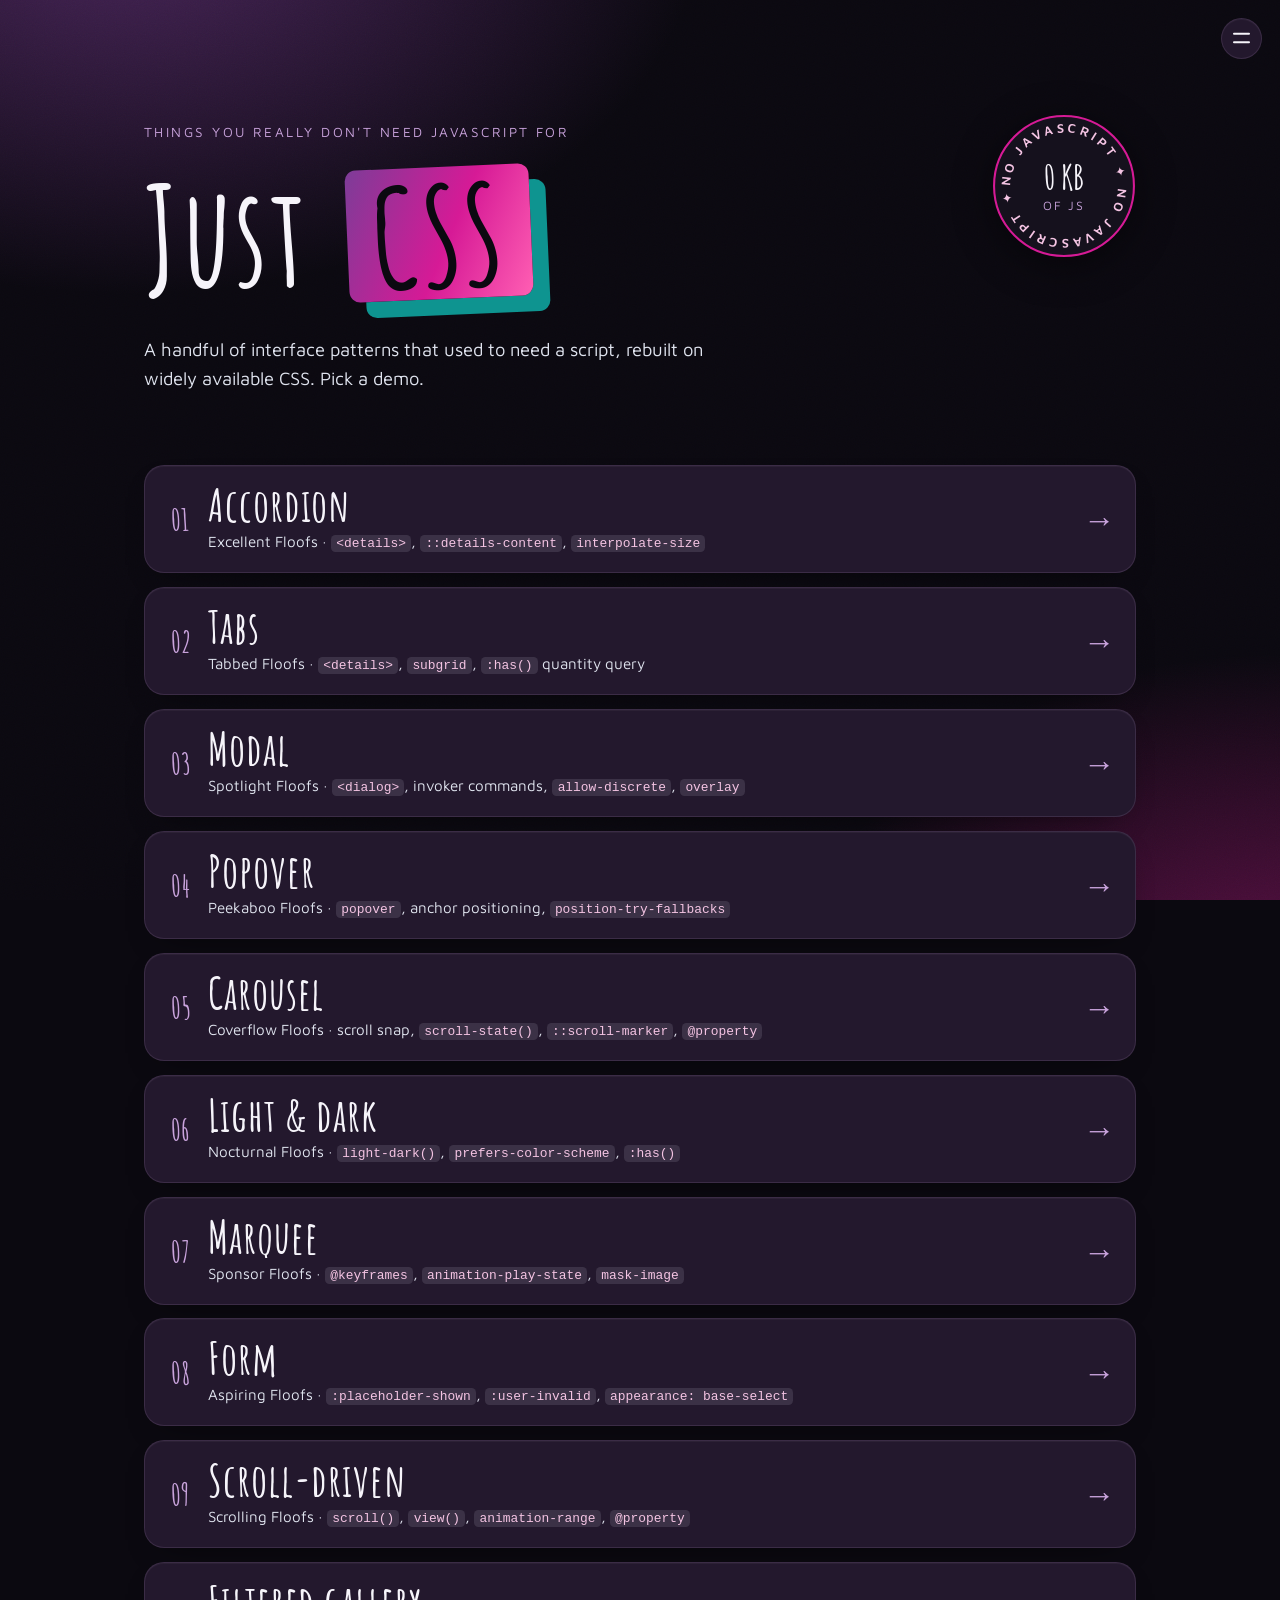
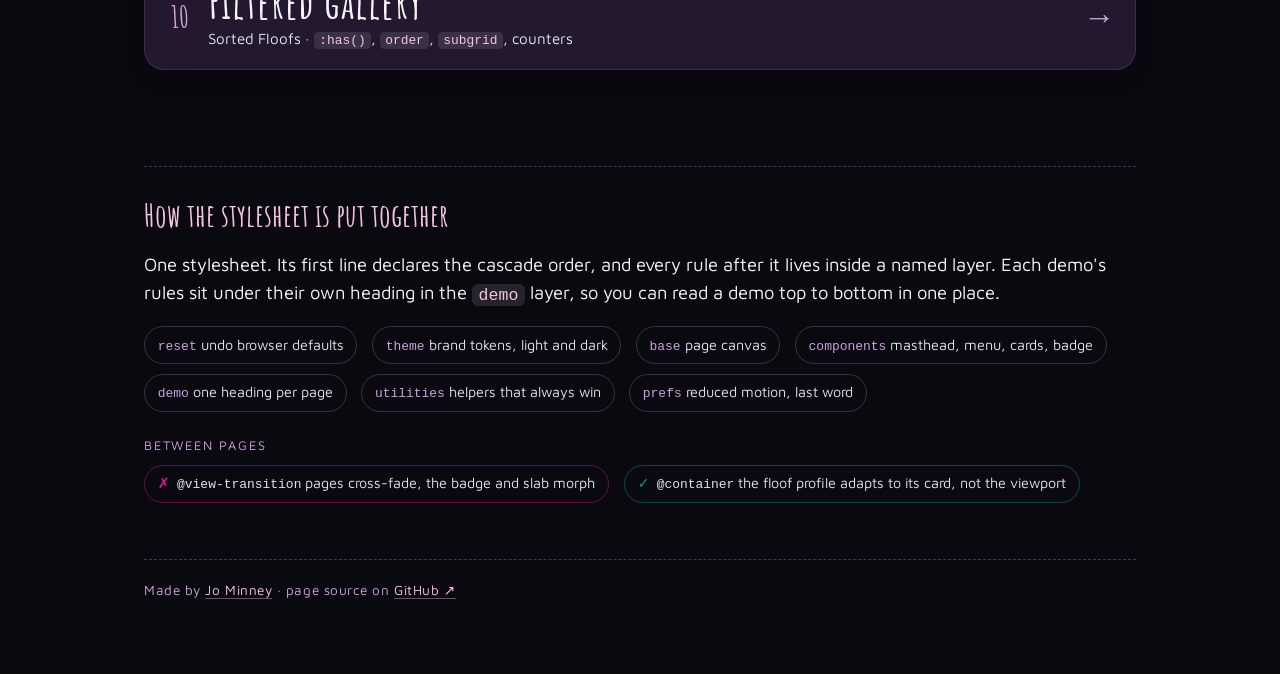
<file: index.html>
<!doctype html>
<html lang="en">
<head>
  <meta charset="utf-8">
  <meta name="viewport" content="width=device-width, initial-scale=1">
  <meta name="color-scheme" content="dark">
  <title>CSS Demos</title>

  <link rel="preload" href="assets/fonts/amatic-sc-700-latin.woff2" as="font" type="font/woff2" crossorigin>
  <link rel="preload" href="assets/fonts/maven-pro-400-700-latin.woff2" as="font" type="font/woff2" crossorigin>

  <link rel="stylesheet" href="css/main.css">
  <!-- Hold first render until the parser reaches the colophon, so a
       cross-document view transition captures the whole page, not just the
       top of it. Ignored by browsers that don't know rel="expect". -->
  <link rel="expect" href="#end" blocking="render">
</head>
<body>
  <div class="page">

    <nav class="menu" aria-label="Site">
      <button class="menu__toggle round-btn" type="button" popovertarget="site-menu" aria-label="Menu">
        <span class="burger" aria-hidden="true"></span>
      </button>
      <div class="menu__panel card pop-in" id="site-menu" popover>
        <p class="menu__kicker">All demos</p>
        <ol class="menu__list">
          <li><a href="demos/accordion.html"><span class="ordinal" aria-hidden="true"></span><span class="lit-text">Accordion</span></a></li>
          <li><a href="demos/tabs.html"><span class="ordinal" aria-hidden="true"></span><span class="lit-text">Tabs</span></a></li>
          <li><a href="demos/modal.html"><span class="ordinal" aria-hidden="true"></span><span class="lit-text">Modal</span></a></li>
          <li><a href="demos/popover.html"><span class="ordinal" aria-hidden="true"></span><span class="lit-text">Popover</span></a></li>
          <li><a href="demos/carousel.html"><span class="ordinal" aria-hidden="true"></span><span class="lit-text">Carousel</span></a></li>
          <li><a href="demos/theme.html"><span class="ordinal" aria-hidden="true"></span><span class="lit-text">Light &amp; dark</span></a></li>
          <li><a href="demos/marquee.html"><span class="ordinal" aria-hidden="true"></span><span class="lit-text">Marquee</span></a></li>
          <li><a href="demos/submit.html"><span class="ordinal" aria-hidden="true"></span><span class="lit-text">Form</span></a></li>
          <li><a href="demos/scroll.html"><span class="ordinal" aria-hidden="true"></span><span class="lit-text">Scroll-driven</span></a></li>
          <li><a href="demos/gallery.html"><span class="ordinal" aria-hidden="true"></span><span class="lit-text">Filtered gallery</span></a></li>
        </ol>
        <a class="menu__repo" href="https://github.com/jomarieminney/css-demos">Source on GitHub <span aria-hidden="true">&nearr;</span></a>
      </div>
    </nav>

    <header class="masthead">
      <p class="eyebrow">Things you really don't need JavaScript for</p>

      <h1 class="title">Just <span class="title__slab">CSS</span></h1>

      <p class="lede">A handful of interface patterns that used to need a script, rebuilt on widely available CSS. Pick a demo.</p>

      <svg class="badge badge--still" viewBox="0 0 140 140" role="img" aria-label="Zero kilobytes of JavaScript">
        <defs>
          <path id="badge-circle" d="M70,70 m-52,0 a52,52 0 1,1 104,0 a52,52 0 1,1 -104,0" />
        </defs>
        <circle class="badge__disc" cx="70" cy="70" r="68" />
        <g class="badge__ring">
          <text><textPath href="#badge-circle" textLength="322" lengthAdjust="spacing">NO JAVASCRIPT ✦ NO JAVASCRIPT ✦</textPath></text>
        </g>
        <text class="badge__big" x="70" y="74" text-anchor="middle">0 KB</text>
        <text class="badge__small" x="70" y="93" text-anchor="middle">of JS</text>
      </svg>
    </header>

    <main>
      <ol class="demos stagger">
        <li>
          <a class="card launch" href="demos/accordion.html">
            <span class="ordinal" aria-hidden="true"></span>
            <span>
              <span class="launch__name lit-text">Accordion</span>
              <span class="launch__sub">Excellent Floofs &middot; <code>&lt;details&gt;</code>, <code>::details-content</code>, <code>interpolate-size</code></span>
            </span>
            <span class="launch__go" aria-hidden="true">&rarr;</span>
          </a>
        </li>
        <li>
          <a class="card launch" href="demos/tabs.html">
            <span class="ordinal" aria-hidden="true"></span>
            <span>
              <span class="launch__name lit-text">Tabs</span>
              <span class="launch__sub">Tabbed Floofs &middot; <code>&lt;details&gt;</code>, <code>subgrid</code>, <code>:has()</code> quantity query</span>
            </span>
            <span class="launch__go" aria-hidden="true">&rarr;</span>
          </a>
        </li>
        <li>
          <a class="card launch" href="demos/modal.html">
            <span class="ordinal" aria-hidden="true"></span>
            <span>
              <span class="launch__name lit-text">Modal</span>
              <span class="launch__sub">Spotlight Floofs &middot; <code>&lt;dialog&gt;</code>, invoker commands, <code>allow-discrete</code>, <code>overlay</code></span>
            </span>
            <span class="launch__go" aria-hidden="true">&rarr;</span>
          </a>
        </li>
        <li>
          <a class="card launch" href="demos/popover.html">
            <span class="ordinal" aria-hidden="true"></span>
            <span>
              <span class="launch__name lit-text">Popover</span>
              <span class="launch__sub">Peekaboo Floofs &middot; <code>popover</code>, anchor positioning, <code>position-try-fallbacks</code></span>
            </span>
            <span class="launch__go" aria-hidden="true">&rarr;</span>
          </a>
        </li>
        <li>
          <a class="card launch" href="demos/carousel.html">
            <span class="ordinal" aria-hidden="true"></span>
            <span>
              <span class="launch__name lit-text">Carousel</span>
              <span class="launch__sub">Coverflow Floofs &middot; scroll snap, <code>scroll-state()</code>, <code>::scroll-marker</code>, <code>@property</code></span>
            </span>
            <span class="launch__go" aria-hidden="true">&rarr;</span>
          </a>
        </li>
        <li>
          <a class="card launch" href="demos/theme.html">
            <span class="ordinal" aria-hidden="true"></span>
            <span>
              <span class="launch__name lit-text">Light &amp; dark</span>
              <span class="launch__sub">Nocturnal Floofs &middot; <code>light-dark()</code>, <code>prefers-color-scheme</code>, <code>:has()</code></span>
            </span>
            <span class="launch__go" aria-hidden="true">&rarr;</span>
          </a>
        </li>
        <li>
          <a class="card launch" href="demos/marquee.html">
            <span class="ordinal" aria-hidden="true"></span>
            <span>
              <span class="launch__name lit-text">Marquee</span>
              <span class="launch__sub">Sponsor Floofs &middot; <code>@keyframes</code>, <code>animation-play-state</code>, <code>mask-image</code></span>
            </span>
            <span class="launch__go" aria-hidden="true">&rarr;</span>
          </a>
        </li>
        <li>
          <a class="card launch" href="demos/submit.html">
            <span class="ordinal" aria-hidden="true"></span>
            <span>
              <span class="launch__name lit-text">Form</span>
              <span class="launch__sub">Aspiring Floofs &middot; <code>:placeholder-shown</code>, <code>:user-invalid</code>, <code>appearance: base-select</code></span>
            </span>
            <span class="launch__go" aria-hidden="true">&rarr;</span>
          </a>
        </li>
        <li>
          <a class="card launch" href="demos/scroll.html">
            <span class="ordinal" aria-hidden="true"></span>
            <span>
              <span class="launch__name lit-text">Scroll-driven</span>
              <span class="launch__sub">Scrolling Floofs &middot; <code>scroll()</code>, <code>view()</code>, <code>animation-range</code>, <code>@property</code></span>
            </span>
            <span class="launch__go" aria-hidden="true">&rarr;</span>
          </a>
        </li>
        <li>
          <a class="card launch" href="demos/gallery.html">
            <span class="ordinal" aria-hidden="true"></span>
            <span>
              <span class="launch__name lit-text">Filtered gallery</span>
              <span class="launch__sub">Sorted Floofs &middot; <code>:has()</code>, <code>order</code>, <code>subgrid</code>, counters</span>
            </span>
            <span class="launch__go" aria-hidden="true">&rarr;</span>
          </a>
        </li>
      </ol>
    </main>

    <footer class="tech">
      <h2 class="tech__title">How the stylesheet is put together</h2>
      <p class="tech__sub">One stylesheet. Its first line declares the cascade order, and every rule after it lives inside a named layer. Each demo's rules sit under their own heading in the <code>demo</code> layer, so you can read a demo top to bottom in one place.</p>
      <ul class="tech__list">
        <li><code>reset</code> undo browser defaults</li>
        <li><code>theme</code> brand tokens, light and dark</li>
        <li><code>base</code> page canvas</li>
        <li><code>components</code> masthead, menu, cards, badge</li>
        <li><code>demo</code> one heading per page</li>
        <li><code>utilities</code> helpers that always win</li>
        <li><code>prefs</code> reduced motion, last word</li>
      </ul>

      <h3 class="tech__heading">Between pages</h3>
      <ul class="tech__list">
        <li data-feature="view-transition"><code>@view-transition</code> pages cross-fade, the badge and slab morph</li>
        <li data-feature="container"><code>@container</code> the floof profile adapts to its card, not the viewport</li>
      </ul>
    </footer>

    <footer class="colophon" id="end">
      <p>
        Made by <a href="https://jominney.com">Jo Minney</a>
        &middot; page source on <a href="https://github.com/jomarieminney/css-demos/blob/main/index.html" target="_blank" rel="noopener">GitHub <span aria-hidden="true">&nearr;</span><span class="visually-hidden"> (opens in a new tab)</span></a>
      </p>
    </footer>

  </div>
</body>
</html>
</file>
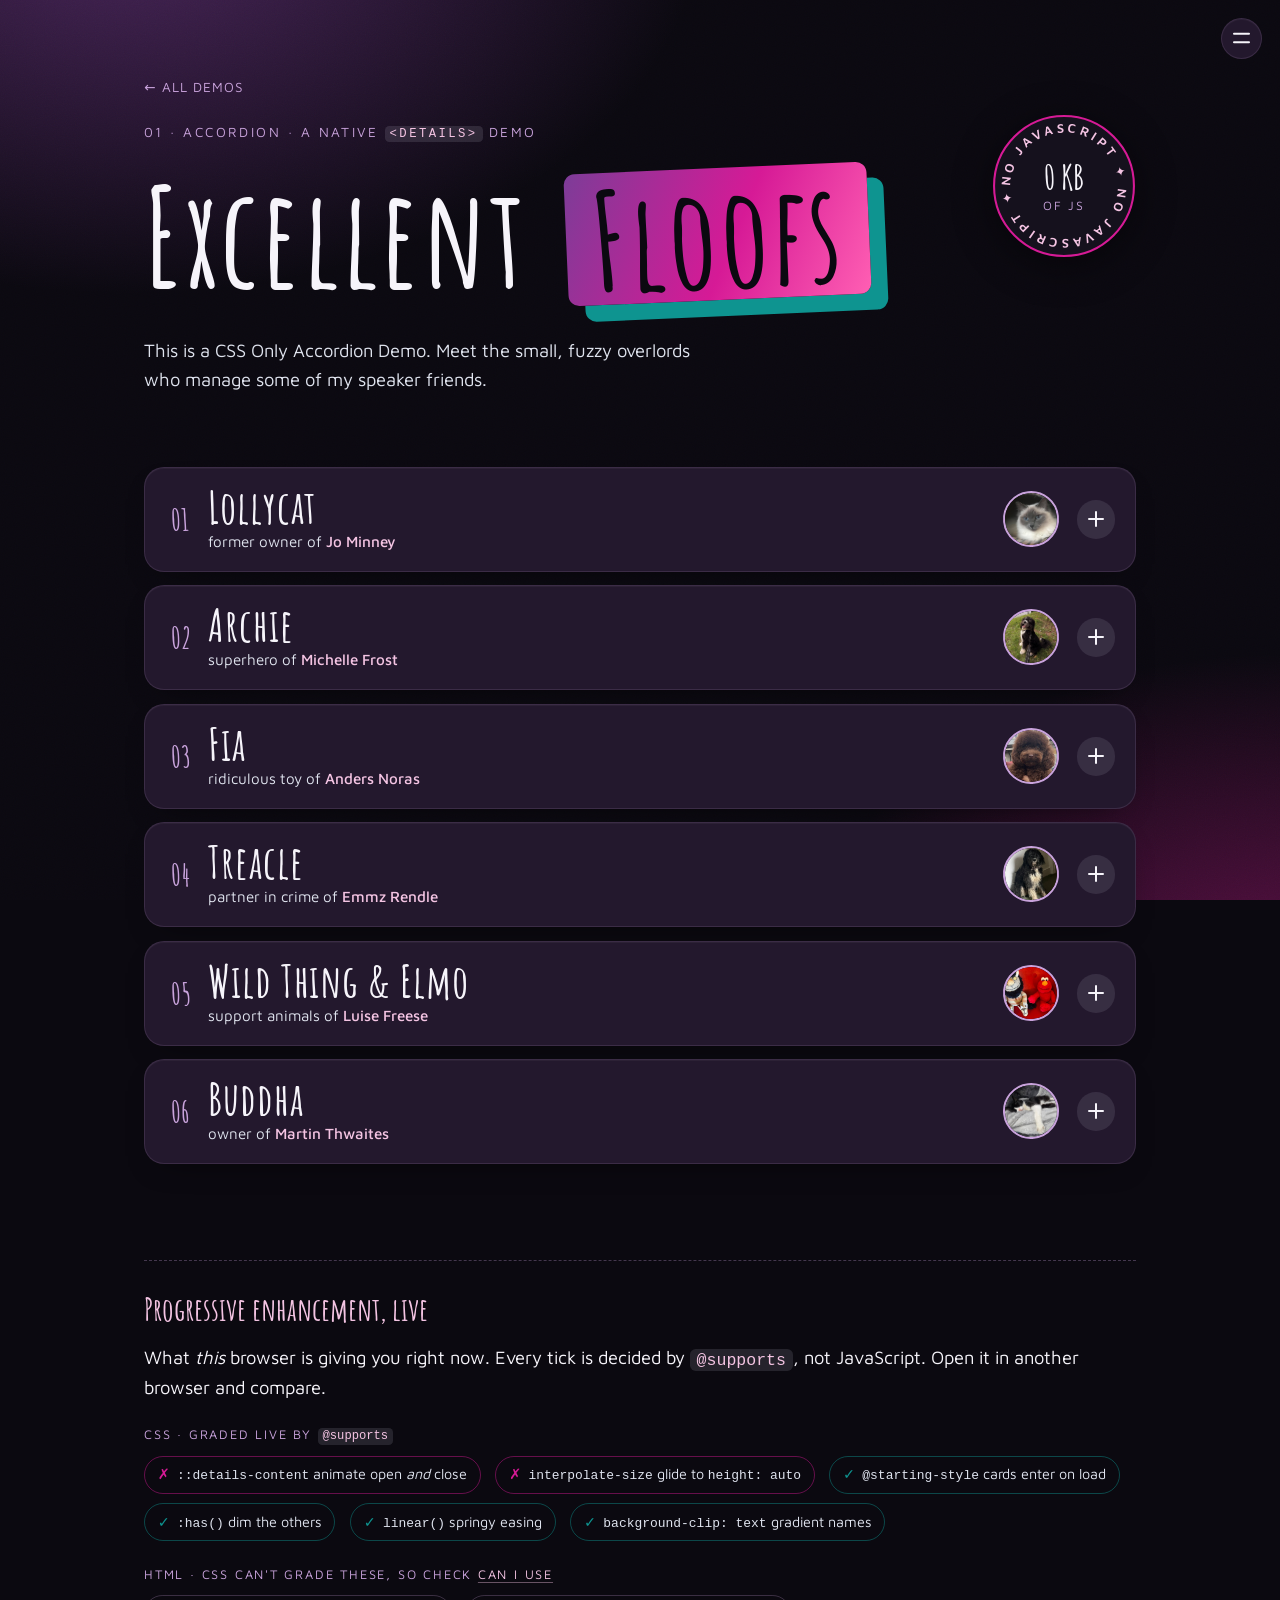
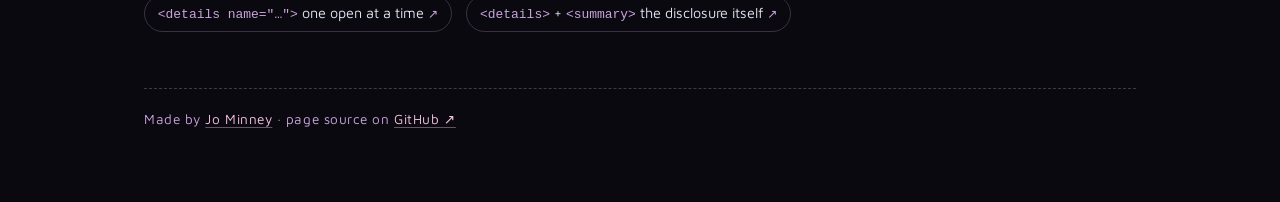
<file: demos/accordion.html>
<!doctype html>
<html lang="en">
<head>
  <meta charset="utf-8">
  <meta name="viewport" content="width=device-width, initial-scale=1">
  <meta name="color-scheme" content="dark">
  <title>Excellent Floofs</title>

  <link rel="preload" href="../assets/fonts/amatic-sc-700-latin.woff2" as="font" type="font/woff2" crossorigin>
  <link rel="preload" href="../assets/fonts/maven-pro-400-700-latin.woff2" as="font" type="font/woff2" crossorigin>

  <link rel="stylesheet" href="../css/main.css">
  <!-- Hold first render until the parser reaches the colophon, so a
       cross-document view transition captures the whole page, not just the
       top of it. Ignored by browsers that don't know rel="expect". -->
  <link rel="expect" href="#end" blocking="render">
</head>
<body>
  <div class="page">

    <nav class="menu" aria-label="Site">
      <button class="menu__toggle round-btn" type="button" popovertarget="site-menu" aria-label="Menu">
        <span class="burger" aria-hidden="true"></span>
      </button>
      <div class="menu__panel card pop-in" id="site-menu" popover>
        <p class="menu__kicker"><a href="../index.html"><span aria-hidden="true">&larr;</span> All demos</a></p>
        <ol class="menu__list">
          <li><a href="accordion.html" aria-current="page"><span class="ordinal" aria-hidden="true"></span><span class="lit-text">Accordion</span></a></li>
          <li><a href="tabs.html"><span class="ordinal" aria-hidden="true"></span><span class="lit-text">Tabs</span></a></li>
          <li><a href="modal.html"><span class="ordinal" aria-hidden="true"></span><span class="lit-text">Modal</span></a></li>
          <li><a href="popover.html"><span class="ordinal" aria-hidden="true"></span><span class="lit-text">Popover</span></a></li>
          <li><a href="carousel.html"><span class="ordinal" aria-hidden="true"></span><span class="lit-text">Carousel</span></a></li>
          <li><a href="theme.html"><span class="ordinal" aria-hidden="true"></span><span class="lit-text">Light &amp; dark</span></a></li>
          <li><a href="marquee.html"><span class="ordinal" aria-hidden="true"></span><span class="lit-text">Marquee</span></a></li>
          <li><a href="submit.html"><span class="ordinal" aria-hidden="true"></span><span class="lit-text">Form</span></a></li>
          <li><a href="scroll.html"><span class="ordinal" aria-hidden="true"></span><span class="lit-text">Scroll-driven</span></a></li>
          <li><a href="gallery.html"><span class="ordinal" aria-hidden="true"></span><span class="lit-text">Filtered gallery</span></a></li>
        </ol>
        <a class="menu__repo" href="https://github.com/jomarieminney/css-demos">Source on GitHub <span aria-hidden="true">&nearr;</span></a>
      </div>
    </nav>

    <nav class="crumbs" aria-label="Breadcrumb"><a href="../index.html">&larr; All demos</a></nav>

    <header class="masthead">
      <p class="eyebrow">01 &middot; Accordion &middot; a native <code>&lt;details&gt;</code> demo</p>

      <h1 class="title">Excellent <span class="title__slab">Floofs</span></h1>

      <p class="lede">This is a CSS Only Accordion Demo. Meet the small, fuzzy overlords who manage some of my speaker friends.</p>

      <svg class="badge" viewBox="0 0 140 140" role="img" aria-label="Zero kilobytes of JavaScript">
        <defs>
          <path id="badge-circle" d="M70,70 m-52,0 a52,52 0 1,1 104,0 a52,52 0 1,1 -104,0" />
        </defs>
        <circle class="badge__disc" cx="70" cy="70" r="68" />
        <g class="badge__ring">
          <text><textPath href="#badge-circle" textLength="322" lengthAdjust="spacing">NO JAVASCRIPT ✦ NO JAVASCRIPT ✦</textPath></text>
        </g>
        <text class="badge__big" x="70" y="74" text-anchor="middle">0 KB</text>
        <text class="badge__small" x="70" y="93" text-anchor="middle">of JS</text>
      </svg>
    </header>

    <main class="floofs stagger">

      <!-- ─────────────── Floof 1 ─────────────── -->
      <details class="card floof" name="floofs">
        <summary>
          <span class="ordinal" aria-hidden="true"></span>
          <span class="floof__names">
            <span class="floof__pet lit-text">Lollycat</span><span class="visually-hidden">,</span>
            <span class="floof__owner">former owner of <strong>Jo Minney</strong></span>
          </span>
          <img class="floof__thumb" src="../assets/photos/floofs/lollycat-jo.jpg" alt="" width="1200" height="900">
          <span class="floof__toggle round-btn plus-x" aria-hidden="true"></span>
        </summary>

        <div class="floof__body">
          <div class="floof__photos">
            <figure class="polaroid">
              <img src="../assets/photos/floofs/lollycat-jo.jpg" alt="Lollycat, looking excellent" width="1200" height="900" loading="lazy" decoding="async">
              <figcaption>Lollycat</figcaption>
            </figure>
            <figure class="hooman">
              <img src="../assets/photos/hoomans/jominney.jpg" alt="Jo Minney" width="400" height="400" loading="lazy" decoding="async">
              <figcaption>
                the hooman
                <svg class="hooman__arrow" viewBox="0 0 60 34" aria-hidden="true">
                  <path pathLength="1" d="M4 6 C 22 0, 42 6, 52 24" />
                  <path pathLength="1" d="M41 22 L53 26 L55 13" />
                </svg>
              </figcaption>
            </figure>
          </div>

          <div class="floof__blurb">
            <p class="floof__kicker">She was the sweetest kitty who ever was</p>
            <p>OK so her real name was actually LOL - she was adopted, and before she joined our household she had a brother named ROFL who thought he was a dog.</p>
            <p>She ran our household and every morning we had to let her outside so she could inspect the backyard and drink her own body weight in water from flowerpots until she literally made gurgling sounds if you picked her up. RIP sweet baby.</p>
            <div class="rating" style="--rating: 15">
              <span class="rating__label">Floof rating</span>
              <span class="rating__track"><span class="rating__fill"></span></span>
              <span class="rating__value">15/10</span>
            </div>
          </div>
        </div>
      </details>

      <!-- ─────────────── Floof 2 ─────────────── -->
      <details class="card floof" name="floofs">
        <summary>
          <span class="ordinal" aria-hidden="true"></span>
          <span class="floof__names">
            <span class="floof__pet lit-text">Archie</span><span class="visually-hidden">,</span>
            <span class="floof__owner">superhero of <strong>Michelle Frost</strong></span>
          </span>
          <img class="floof__thumb" src="../assets/photos/floofs/archie-michelle.jpg" alt="" width="923" height="1042">
          <span class="floof__toggle round-btn plus-x" aria-hidden="true"></span>
        </summary>

        <div class="floof__body">
          <div class="floof__photos">
            <figure class="polaroid">
              <img src="../assets/photos/floofs/archie-michelle.jpg" alt="Archie, looking excellent" width="923" height="1042" loading="lazy" decoding="async">
              <figcaption>Archie</figcaption>
            </figure>
            <figure class="hooman">
              <img src="../assets/photos/hoomans/michellefrost.jpg" alt="Michelle Frost" width="340" height="340" loading="lazy" decoding="async">
              <figcaption>
                the hooman
                <svg class="hooman__arrow" viewBox="0 0 60 34" aria-hidden="true">
                  <path pathLength="1" d="M4 6 C 22 0, 42 6, 52 24" />
                  <path pathLength="1" d="M41 22 L53 26 L55 13" />
                </svg>
              </figcaption>
            </figure>
          </div>

          <div class="floof__blurb">
            <p class="floof__kicker">Not all heroes wear capes</p>
            <p>Although, I'm sure you'll agree that Archie would look very dashing in a cape. If you run into Michelle at a conference you might even get to meet him!</p>
            <p>Archie is a trained service dog, and makes sure that Michelle stays safe if she experiences an epileptic seizure.</p>
            <div class="rating" style="--rating: 15">
              <span class="rating__label">Floof rating</span>
              <span class="rating__track"><span class="rating__fill"></span></span>
              <span class="rating__value">15/10</span>
            </div>
          </div>
        </div>
      </details>

      <!-- ─────────────── Floof 3 ─────────────── -->
      <details class="card floof" name="floofs">
        <summary>
          <span class="ordinal" aria-hidden="true"></span>
          <span class="floof__names">
            <span class="floof__pet lit-text">Fia</span><span class="visually-hidden">,</span>
            <span class="floof__owner">ridiculous toy of <strong>Anders Noras</strong></span>
          </span>
          <img class="floof__thumb" src="../assets/photos/floofs/fia-anders.jpg" alt="" width="762" height="838">
          <span class="floof__toggle round-btn plus-x" aria-hidden="true"></span>
        </summary>

        <div class="floof__body">
          <div class="floof__photos">
            <figure class="polaroid">
              <img src="../assets/photos/floofs/fia-anders.jpg" alt="Fia, looking excellent" width="762" height="838" loading="lazy" decoding="async">
              <figcaption>Fia</figcaption>
            </figure>
            <figure class="hooman">
              <img src="../assets/photos/hoomans/andersnoras.jpg" alt="Anders Noras" width="400" height="400" loading="lazy" decoding="async">
              <figcaption>
                the hooman
                <svg class="hooman__arrow" viewBox="0 0 60 34" aria-hidden="true">
                  <path pathLength="1" d="M4 6 C 22 0, 42 6, 52 24" />
                  <path pathLength="1" d="M41 22 L53 26 L55 13" />
                </svg>
              </figcaption>
            </figure>
          </div>

          <div class="floof__blurb">
            <p class="floof__kicker">Surely this level of adorable can't be real</p>
            <p>Friends assure me that this is not in fact a stuffed toy. I'm still on the fence, but she clearly meets the criteria for being an excellent floof.</p>
            <p>One might argue that she has enough hair for both of them...</p>
            <div class="rating" style="--rating: 13">
              <span class="rating__label">Floof rating</span>
              <span class="rating__track"><span class="rating__fill"></span></span>
              <span class="rating__value">13/10</span>
            </div>
          </div>
        </div>
      </details>

      <!-- ─────────────── Floof 4 ─────────────── -->
      <details class="card floof" name="floofs">
        <summary>
          <span class="ordinal" aria-hidden="true"></span>
          <span class="floof__names">
            <span class="floof__pet lit-text">Treacle</span><span class="visually-hidden">,</span>
            <span class="floof__owner">partner in crime of <strong>Emmz Rendle</strong></span>
          </span>
          <img class="floof__thumb" src="../assets/photos/floofs/treacle-emmz.jpg" alt="" width="1131" height="1218">
          <span class="floof__toggle round-btn plus-x" aria-hidden="true"></span>
        </summary>

        <div class="floof__body">
          <div class="floof__photos">
            <figure class="polaroid">
              <img src="../assets/photos/floofs/treacle-emmz.jpg" alt="Treacle, looking excellent" width="1131" height="1218" loading="lazy" decoding="async">
              <figcaption>Treacle</figcaption>
            </figure>
            <figure class="hooman">
              <img src="../assets/photos/hoomans/emmzrendle.jpg" alt="Emmz Rendle" width="400" height="400" loading="lazy" decoding="async">
              <figcaption>
                the hooman
                <svg class="hooman__arrow" viewBox="0 0 60 34" aria-hidden="true">
                  <path pathLength="1" d="M4 6 C 22 0, 42 6, 52 24" />
                  <path pathLength="1" d="M41 22 L53 26 L55 13" />
                </svg>
              </figcaption>
            </figure>
          </div>

          <div class="floof__blurb">
            <p class="floof__kicker">This dog has seen some things</p>
            <p>Have you ever woken up not knowing where you are and you can't remember the last 24 hours and you have a stamp on your wrist that says 'not today Satan' and you inexplicably smell like popcorn and bad choices?</p>
            <p>Treacle has.</p>
            <div class="rating" style="--rating: 11">
              <span class="rating__label">Floof rating</span>
              <span class="rating__track"><span class="rating__fill"></span></span>
              <span class="rating__value">11/10</span>
            </div>
          </div>
        </div>
      </details>

      <!-- ─────────────── Floof 5 ─────────────── -->
      <details class="card floof" name="floofs">
        <summary>
          <span class="ordinal" aria-hidden="true"></span>
          <span class="floof__names">
            <span class="floof__pet lit-text">Wild Thing &amp; Elmo</span><span class="visually-hidden">,</span>
            <span class="floof__owner">support animals of <strong>Luise Freese</strong></span>
          </span>
          <img class="floof__thumb" src="../assets/photos/floofs/wild-thing-elmo-luise.jpg" alt="" width="1200" height="675">
          <span class="floof__toggle round-btn plus-x" aria-hidden="true"></span>
        </summary>

        <div class="floof__body">
          <div class="floof__photos">
            <figure class="polaroid">
              <img src="../assets/photos/floofs/wild-thing-elmo-luise.jpg" alt="Wild Thing and Elmo, looking excellent" width="1200" height="675" loading="lazy" decoding="async">
              <figcaption>Wild Thing &amp; Elmo</figcaption>
            </figure>
            <figure class="hooman">
              <img src="../assets/photos/hoomans/luisefreese.jpg" alt="Luise Freese" width="400" height="400" loading="lazy" decoding="async">
              <figcaption>
                the hooman
                <svg class="hooman__arrow" viewBox="0 0 60 34" aria-hidden="true">
                  <path pathLength="1" d="M4 6 C 22 0, 42 6, 52 24" />
                  <path pathLength="1" d="M41 22 L53 26 L55 13" />
                </svg>
              </figcaption>
            </figure>
          </div>

          <div class="floof__blurb">
            <p class="floof__kicker">I don't think those count as pets</p>
            <p>I included them anyway for the LOLs but this is what Luise sent through when I asked in the group chat for pet photos. Although admittedly these two do seem much less likely to set your house on fire or get arrested for selling drugs than Treacle.</p>
            <div class="rating" style="--rating: 6">
              <span class="rating__label">Floof rating</span>
              <span class="rating__track"><span class="rating__fill"></span></span>
              <span class="rating__value">6/10</span>
            </div>
          </div>
        </div>
      </details>

      <!-- ─────────────── Floof 6 ─────────────── -->
      <details class="card floof" name="floofs">
        <summary>
          <span class="ordinal" aria-hidden="true"></span>
          <span class="floof__names">
            <span class="floof__pet lit-text">Buddha</span><span class="visually-hidden">,</span>
            <span class="floof__owner">owner of <strong>Martin Thwaites</strong></span>
          </span>
          <img class="floof__thumb" src="../assets/photos/floofs/buddha-martin.jpg" alt="" width="1200" height="932">
          <span class="floof__toggle round-btn plus-x" aria-hidden="true"></span>
        </summary>

        <div class="floof__body">
          <div class="floof__photos">
            <figure class="polaroid">
              <img src="../assets/photos/floofs/buddha-martin.jpg" alt="Buddha, looking excellent" width="1200" height="932" loading="lazy" decoding="async">
              <figcaption>Buddha</figcaption>
            </figure>
            <figure class="hooman">
              <img src="../assets/photos/hoomans/martinthwaites.jpg" alt="Martin Thwaites" width="400" height="400" loading="lazy" decoding="async">
              <figcaption>
                the hooman
                <svg class="hooman__arrow" viewBox="0 0 60 34" aria-hidden="true">
                  <path pathLength="1" d="M4 6 C 22 0, 42 6, 52 24" />
                  <path pathLength="1" d="M41 22 L53 26 L55 13" />
                </svg>
              </figcaption>
            </figure>
          </div>

          <div class="floof__blurb">
            <p class="floof__kicker">Lavish me with attention, human</p>
            <p>Do you ever look at a cat and just think - I wish that was me? She looks so relaxed. I bet she's never woken up having inexplicably sprained an ankle in her sleep...</p>
            <div class="rating" style="--rating: 12">
              <span class="rating__label">Floof rating</span>
              <span class="rating__track"><span class="rating__fill"></span></span>
              <span class="rating__value">12/10</span>
            </div>
          </div>
        </div>
      </details>

    </main>

    <footer class="tech">
      <h2 class="tech__title">Progressive enhancement, live</h2>
      <p class="tech__sub">What <em>this</em> browser is giving you right now. Every tick is decided by <code>@supports</code>, not JavaScript. Open it in another browser and compare.</p>
      <h3 class="tech__heading">CSS &middot; graded live by <code>@supports</code></h3>
      <ul class="tech__list">
        <li data-feature="details-content"><code>::details-content</code> animate open <em>and</em> close</li>
        <li data-feature="interpolate-size"><code>interpolate-size</code> glide to <code>height: auto</code></li>
        <li data-feature="starting-style"><code>@starting-style</code> cards enter on load</li>
        <li data-feature="has"><code>:has()</code> dim the others</li>
        <li data-feature="linear"><code>linear()</code> springy easing</li>
        <li data-feature="clip-text"><code>background-clip: text</code> gradient names</li>
      </ul>

      <h3 class="tech__heading">HTML &middot; CSS can't grade these, so check <a href="https://caniuse.com/">Can I use</a></h3>
      <ul class="tech__list tech__list--links">
        <li><a href="https://caniuse.com/mdn-html_elements_details_name"><code>&lt;details name="…"&gt;</code> one open at a time</a></li>
        <li><a href="https://caniuse.com/details"><code>&lt;details&gt;</code> + <code>&lt;summary&gt;</code> the disclosure itself</a></li>
      </ul>
    </footer>

    <footer class="colophon" id="end">
      <p>
        Made by <a href="https://jominney.com">Jo Minney</a>
        &middot; page source on <a href="https://github.com/jomarieminney/css-demos/blob/main/demos/accordion.html" target="_blank" rel="noopener">GitHub <span aria-hidden="true">&nearr;</span><span class="visually-hidden"> (opens in a new tab)</span></a>
      </p>
    </footer>

  </div>
</body>
</html>
</file>
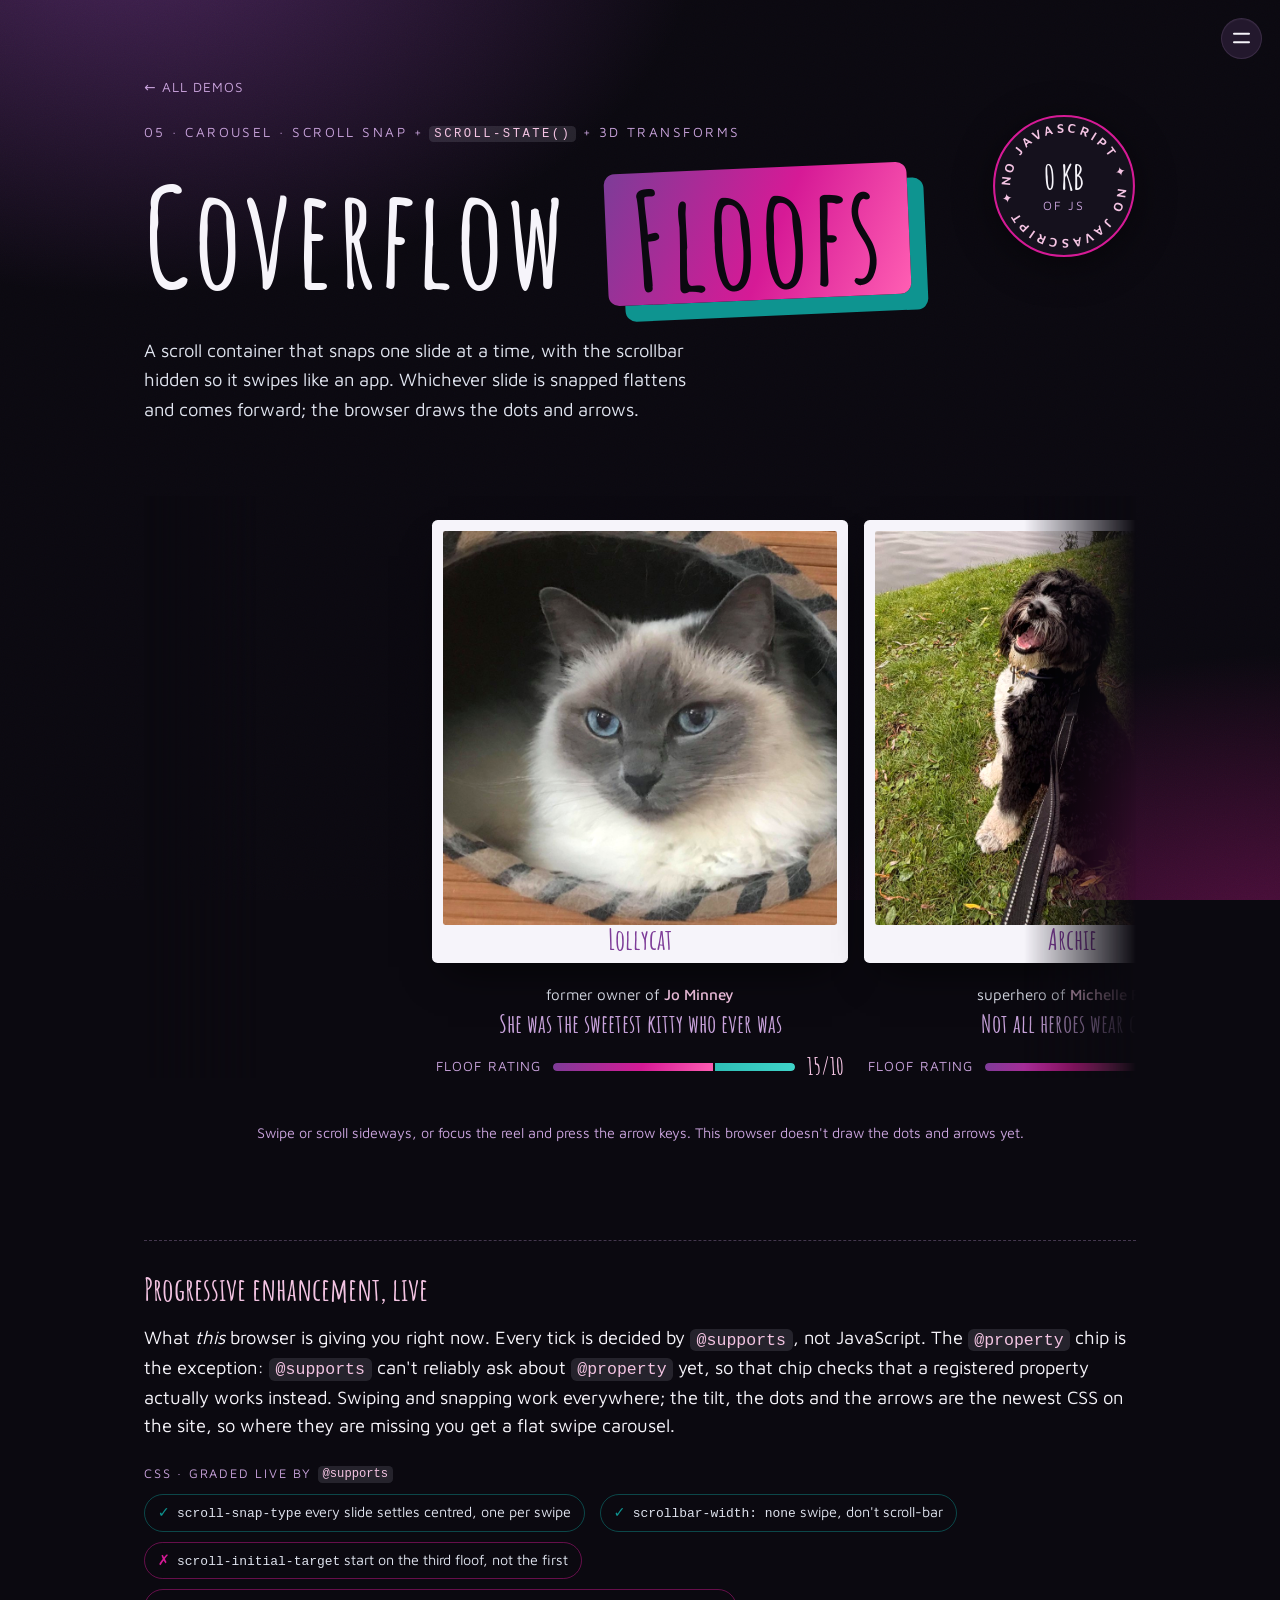
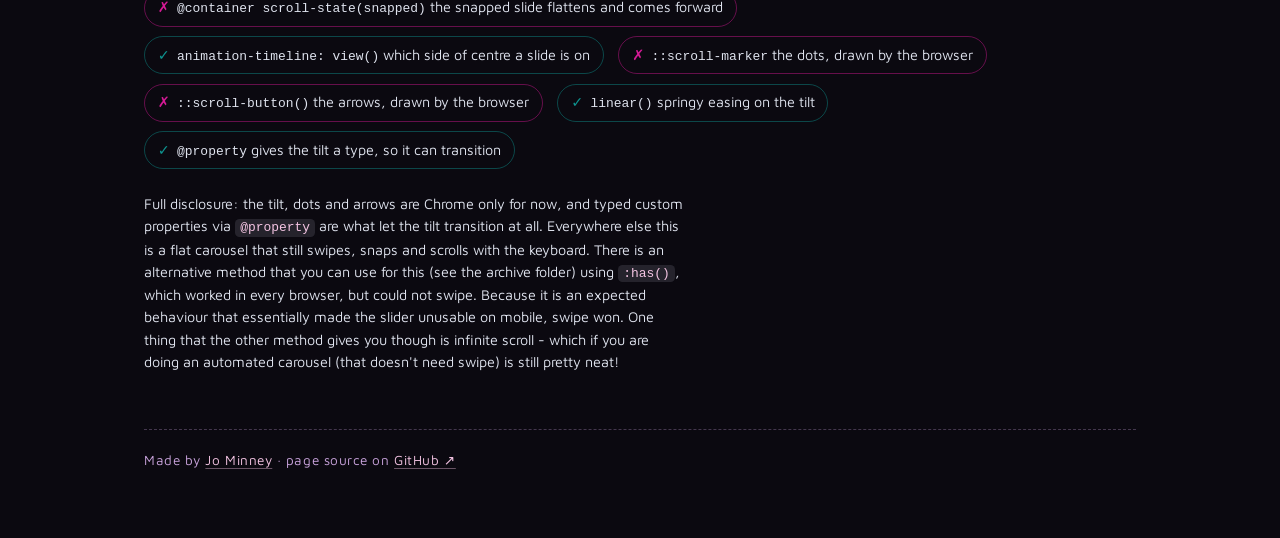
<file: demos/carousel.html>
<!doctype html>
<html lang="en">
<head>
  <meta charset="utf-8">
  <meta name="viewport" content="width=device-width, initial-scale=1">
  <meta name="color-scheme" content="dark">
  <title>Coverflow Floofs</title>

  <link rel="preload" href="../assets/fonts/amatic-sc-700-latin.woff2" as="font" type="font/woff2" crossorigin>
  <link rel="preload" href="../assets/fonts/maven-pro-400-700-latin.woff2" as="font" type="font/woff2" crossorigin>

  <link rel="stylesheet" href="../css/main.css">
  <!-- Hold first render until the parser reaches the colophon, so a
       cross-document view transition captures the whole page, not just the
       top of it. Ignored by browsers that don't know rel="expect". -->
  <link rel="expect" href="#end" blocking="render">
</head>
<body>
  <div class="page">

    <nav class="menu" aria-label="Site">
      <button class="menu__toggle round-btn" type="button" popovertarget="site-menu" aria-label="Menu">
        <span class="burger" aria-hidden="true"></span>
      </button>
      <div class="menu__panel card pop-in" id="site-menu" popover>
        <p class="menu__kicker"><a href="../index.html"><span aria-hidden="true">&larr;</span> All demos</a></p>
        <ol class="menu__list">
          <li><a href="accordion.html"><span class="ordinal" aria-hidden="true"></span><span class="lit-text">Accordion</span></a></li>
          <li><a href="tabs.html"><span class="ordinal" aria-hidden="true"></span><span class="lit-text">Tabs</span></a></li>
          <li><a href="modal.html"><span class="ordinal" aria-hidden="true"></span><span class="lit-text">Modal</span></a></li>
          <li><a href="popover.html"><span class="ordinal" aria-hidden="true"></span><span class="lit-text">Popover</span></a></li>
          <li><a href="carousel.html" aria-current="page"><span class="ordinal" aria-hidden="true"></span><span class="lit-text">Carousel</span></a></li>
          <li><a href="theme.html"><span class="ordinal" aria-hidden="true"></span><span class="lit-text">Light &amp; dark</span></a></li>
          <li><a href="marquee.html"><span class="ordinal" aria-hidden="true"></span><span class="lit-text">Marquee</span></a></li>
          <li><a href="submit.html"><span class="ordinal" aria-hidden="true"></span><span class="lit-text">Form</span></a></li>
          <li><a href="scroll.html"><span class="ordinal" aria-hidden="true"></span><span class="lit-text">Scroll-driven</span></a></li>
          <li><a href="gallery.html"><span class="ordinal" aria-hidden="true"></span><span class="lit-text">Filtered gallery</span></a></li>
        </ol>
        <a class="menu__repo" href="https://github.com/jomarieminney/css-demos">Source on GitHub <span aria-hidden="true">&nearr;</span></a>
      </div>
    </nav>

    <nav class="crumbs" aria-label="Breadcrumb"><a href="../index.html">&larr; All demos</a></nav>

    <header class="masthead">
      <p class="eyebrow">05 &middot; Carousel &middot; scroll snap + <code>scroll-state()</code> + 3D transforms</p>

      <h1 class="title">Coverflow <span class="title__slab">Floofs</span></h1>

      <p class="lede">A scroll container that snaps one slide at a time, with the scrollbar hidden so it swipes like an app. Whichever slide is snapped flattens and comes forward; the browser draws the dots and arrows.</p>

      <svg class="badge" viewBox="0 0 140 140" role="img" aria-label="Zero kilobytes of JavaScript">
        <defs>
          <path id="badge-circle" d="M70,70 m-52,0 a52,52 0 1,1 104,0 a52,52 0 1,1 -104,0" />
        </defs>
        <circle class="badge__disc" cx="70" cy="70" r="68" />
        <g class="badge__ring">
          <text><textPath href="#badge-circle" textLength="322" lengthAdjust="spacing">NO JAVASCRIPT ✦ NO JAVASCRIPT ✦</textPath></text>
        </g>
        <text class="badge__big" x="70" y="74" text-anchor="middle">0 KB</text>
        <text class="badge__small" x="70" y="93" text-anchor="middle">of JS</text>
      </svg>
    </header>

    <main class="reel-wrap">
      <ul class="reel" aria-label="Floofs" tabindex="0">
        <li class="slide">
          <div class="slide__card">
            <figure class="polaroid">
              <img src="../assets/photos/floofs/lollycat-jo.jpg" alt="Lollycat, looking excellent" width="1200" height="900" loading="lazy" decoding="async">
              <figcaption>Lollycat</figcaption>
            </figure>
            <div class="slide__meta">
              <p class="floof__owner">former owner of <strong>Jo Minney</strong></p>
              <p class="floof__kicker">She was the sweetest kitty who ever was</p>
              <div class="rating" style="--rating: 15">
                <span class="rating__label">Floof rating</span>
                <span class="rating__track"><span class="rating__fill"></span></span>
                <span class="rating__value">15/10</span>
              </div>
            </div>
          </div>
        </li>
        <li class="slide">
          <div class="slide__card">
            <figure class="polaroid">
              <img src="../assets/photos/floofs/archie-michelle.jpg" alt="Archie, looking excellent" width="923" height="1042" loading="lazy" decoding="async">
              <figcaption>Archie</figcaption>
            </figure>
            <div class="slide__meta">
              <p class="floof__owner">superhero of <strong>Michelle Frost</strong></p>
              <p class="floof__kicker">Not all heroes wear capes</p>
              <div class="rating" style="--rating: 15">
                <span class="rating__label">Floof rating</span>
                <span class="rating__track"><span class="rating__fill"></span></span>
                <span class="rating__value">15/10</span>
              </div>
            </div>
          </div>
        </li>
        <li class="slide">
          <div class="slide__card">
            <figure class="polaroid">
              <img src="../assets/photos/floofs/fia-anders.jpg" alt="Fia, looking excellent" width="762" height="838" loading="lazy" decoding="async">
              <figcaption>Fia</figcaption>
            </figure>
            <div class="slide__meta">
              <p class="floof__owner">ridiculous toy of <strong>Anders Noras</strong></p>
              <p class="floof__kicker">Surely this level of adorable can't be real</p>
              <div class="rating" style="--rating: 13">
                <span class="rating__label">Floof rating</span>
                <span class="rating__track"><span class="rating__fill"></span></span>
                <span class="rating__value">13/10</span>
              </div>
            </div>
          </div>
        </li>
        <li class="slide">
          <div class="slide__card">
            <figure class="polaroid">
              <img src="../assets/photos/floofs/treacle-emmz.jpg" alt="Treacle, looking excellent" width="1131" height="1218" loading="lazy" decoding="async">
              <figcaption>Treacle</figcaption>
            </figure>
            <div class="slide__meta">
              <p class="floof__owner">partner in crime of <strong>Emmz Rendle</strong></p>
              <p class="floof__kicker">This dog has seen some things</p>
              <div class="rating" style="--rating: 11">
                <span class="rating__label">Floof rating</span>
                <span class="rating__track"><span class="rating__fill"></span></span>
                <span class="rating__value">11/10</span>
              </div>
            </div>
          </div>
        </li>
        <li class="slide">
          <div class="slide__card">
            <figure class="polaroid">
              <img src="../assets/photos/floofs/wild-thing-elmo-luise.jpg" alt="Wild Thing and Elmo, looking excellent" width="1200" height="675" loading="lazy" decoding="async">
              <figcaption>Wild Thing &amp; Elmo</figcaption>
            </figure>
            <div class="slide__meta">
              <p class="floof__owner">support animals of <strong>Luise Freese</strong></p>
              <p class="floof__kicker">I don't think those count as pets</p>
              <div class="rating" style="--rating: 6">
                <span class="rating__label">Floof rating</span>
                <span class="rating__track"><span class="rating__fill"></span></span>
                <span class="rating__value">6/10</span>
              </div>
            </div>
          </div>
        </li>
        <li class="slide">
          <div class="slide__card">
            <figure class="polaroid">
              <img src="../assets/photos/floofs/buddha-martin.jpg" alt="Buddha, looking excellent" width="1200" height="932" loading="lazy" decoding="async">
              <figcaption>Buddha</figcaption>
            </figure>
            <div class="slide__meta">
              <p class="floof__owner">owner of <strong>Martin Thwaites</strong></p>
              <p class="floof__kicker">Lavish me with attention, human</p>
              <div class="rating" style="--rating: 12">
                <span class="rating__label">Floof rating</span>
                <span class="rating__track"><span class="rating__fill"></span></span>
                <span class="rating__value">12/10</span>
              </div>
            </div>
          </div>
        </li>
      </ul>
      <p class="reel__hint reel__hint--full">Swipe, scroll sideways, use the dots and arrows, or focus the reel and press the arrow keys.</p>
      <p class="reel__hint reel__hint--basic">Swipe or scroll sideways, or focus the reel and press the arrow keys. This browser doesn't draw the dots and arrows yet.</p>
    </main>

    <footer class="tech">
      <h2 class="tech__title">Progressive enhancement, live</h2>
      <p class="tech__sub">What <em>this</em> browser is giving you right now. Every tick is decided by <code>@supports</code>, not JavaScript. The <code>@property</code> chip is the exception: <code>@supports</code> can't reliably ask about <code>@property</code> yet, so that chip checks that a registered property actually works instead. Swiping and snapping work everywhere; the tilt, the dots and the arrows are the newest CSS on the site, so where they are missing you get a flat swipe carousel.</p>

      <h3 class="tech__heading">CSS &middot; graded live by <code>@supports</code></h3>
      <ul class="tech__list">
        <li data-feature="snap"><code>scroll-snap-type</code> every slide settles centred, one per swipe</li>
        <li data-feature="scrollbar-width"><code>scrollbar-width: none</code> swipe, don't scroll-bar</li>
        <li data-feature="scroll-initial-target"><code>scroll-initial-target</code> start on the third floof, not the first</li>
        <li data-feature="scroll-state"><code>@container scroll-state(snapped)</code> the snapped slide flattens and comes forward</li>
        <li data-feature="scroll-timeline"><code>animation-timeline: view()</code> which side of centre a slide is on</li>
        <li data-feature="scroll-markers"><code>::scroll-marker</code> the dots, drawn by the browser</li>
        <li data-feature="scroll-buttons"><code>::scroll-button()</code> the arrows, drawn by the browser</li>
        <li data-feature="linear"><code>linear()</code> springy easing on the tilt</li>
        <li data-feature="property"><code>@property</code> gives the tilt a type, so it can transition</li>
      </ul>

      <p class="tech__note">Full disclosure: the tilt, dots and arrows are Chrome only for now, and typed custom properties via <code>@property</code> are what let the tilt transition at all. Everywhere else this is a flat carousel that still swipes, snaps and scrolls with the keyboard. There is an alternative method that you can use for this (see the archive folder) using <code>:has()</code>, which worked in every browser, but could not swipe. Because it is an expected behaviour that essentially made the slider unusable on mobile, swipe won. One thing that the other method gives you though is infinite scroll - which if you are doing an automated carousel (that doesn't need swipe) is still pretty neat!</p>
    </footer>

    <footer class="colophon" id="end">
      <p>
        Made by <a href="https://jominney.com">Jo Minney</a>
        &middot; page source on <a href="https://github.com/jomarieminney/css-demos/blob/main/demos/carousel.html" target="_blank" rel="noopener">GitHub <span aria-hidden="true">&nearr;</span><span class="visually-hidden"> (opens in a new tab)</span></a>
      </p>
    </footer>

  </div>
</body>
</html>
</file>
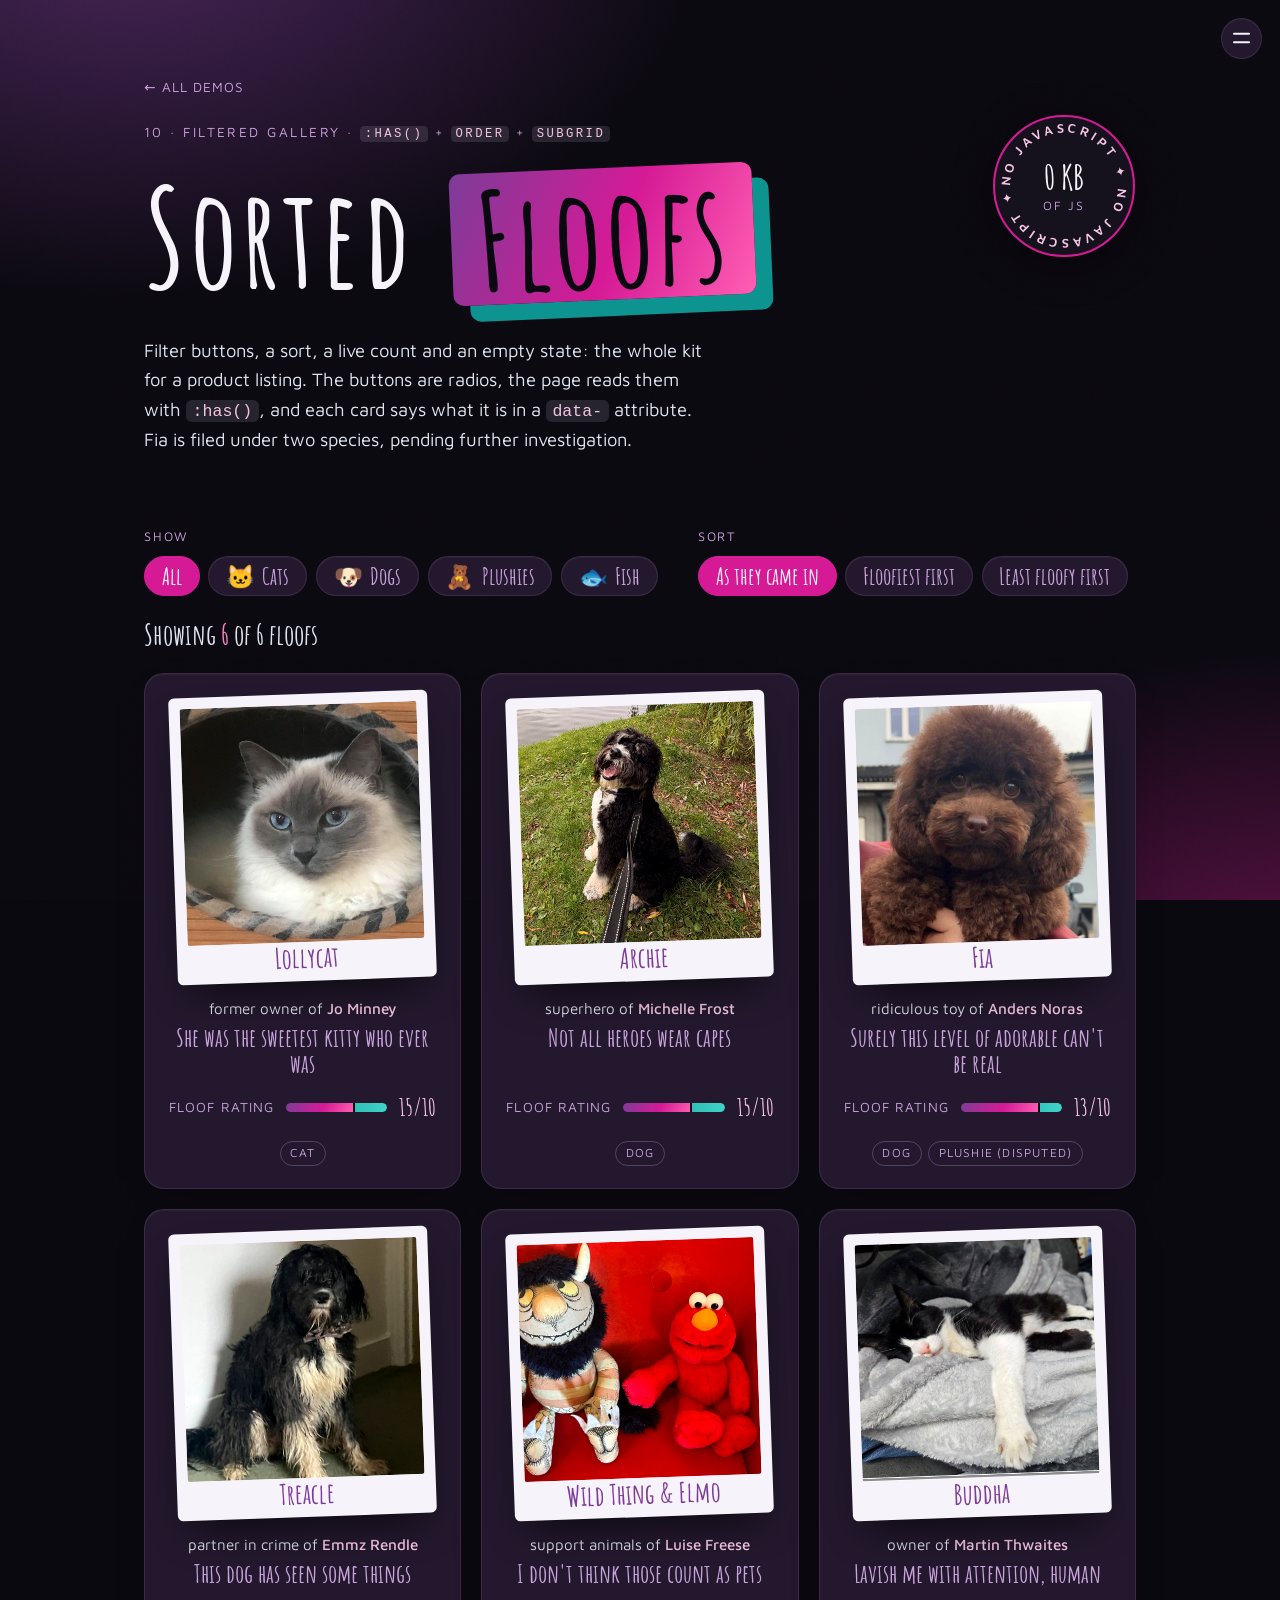
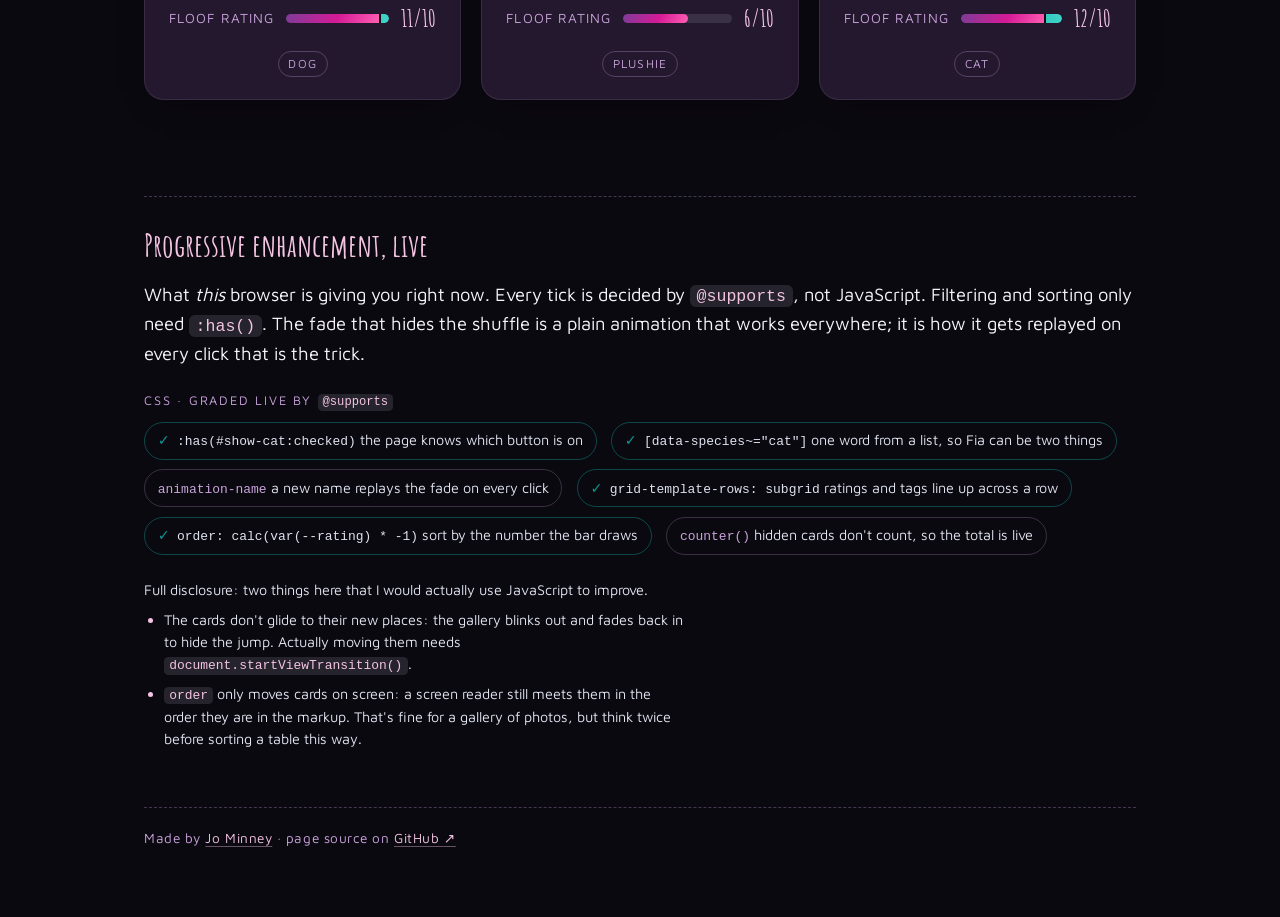
<file: demos/gallery.html>
<!doctype html>
<html lang="en">
<head>
  <meta charset="utf-8">
  <meta name="viewport" content="width=device-width, initial-scale=1">
  <meta name="color-scheme" content="dark">
  <title>Sorted Floofs</title>

  <link rel="preload" href="../assets/fonts/amatic-sc-700-latin.woff2" as="font" type="font/woff2" crossorigin>
  <link rel="preload" href="../assets/fonts/maven-pro-400-700-latin.woff2" as="font" type="font/woff2" crossorigin>

  <link rel="stylesheet" href="../css/main.css">
  <!-- Hold first render until the parser reaches the colophon, so a
       cross-document view transition captures the whole page, not just the
       top of it. Ignored by browsers that don't know rel="expect". -->
  <link rel="expect" href="#end" blocking="render">
</head>
<body>
  <div class="page">

    <nav class="menu" aria-label="Site">
      <button class="menu__toggle round-btn" type="button" popovertarget="site-menu" aria-label="Menu">
        <span class="burger" aria-hidden="true"></span>
      </button>
      <div class="menu__panel card pop-in" id="site-menu" popover>
        <p class="menu__kicker"><a href="../index.html"><span aria-hidden="true">&larr;</span> All demos</a></p>
        <ol class="menu__list">
          <li><a href="accordion.html"><span class="ordinal" aria-hidden="true"></span><span class="lit-text">Accordion</span></a></li>
          <li><a href="tabs.html"><span class="ordinal" aria-hidden="true"></span><span class="lit-text">Tabs</span></a></li>
          <li><a href="modal.html"><span class="ordinal" aria-hidden="true"></span><span class="lit-text">Modal</span></a></li>
          <li><a href="popover.html"><span class="ordinal" aria-hidden="true"></span><span class="lit-text">Popover</span></a></li>
          <li><a href="carousel.html"><span class="ordinal" aria-hidden="true"></span><span class="lit-text">Carousel</span></a></li>
          <li><a href="theme.html"><span class="ordinal" aria-hidden="true"></span><span class="lit-text">Light &amp; dark</span></a></li>
          <li><a href="marquee.html"><span class="ordinal" aria-hidden="true"></span><span class="lit-text">Marquee</span></a></li>
          <li><a href="submit.html"><span class="ordinal" aria-hidden="true"></span><span class="lit-text">Form</span></a></li>
          <li><a href="scroll.html"><span class="ordinal" aria-hidden="true"></span><span class="lit-text">Scroll-driven</span></a></li>
          <li><a href="gallery.html" aria-current="page"><span class="ordinal" aria-hidden="true"></span><span class="lit-text">Filtered gallery</span></a></li>
        </ol>
        <a class="menu__repo" href="https://github.com/jomarieminney/css-demos">Source on GitHub <span aria-hidden="true">&nearr;</span></a>
      </div>
    </nav>

    <nav class="crumbs" aria-label="Breadcrumb"><a href="../index.html">&larr; All demos</a></nav>

    <header class="masthead">
      <p class="eyebrow">10 &middot; Filtered gallery &middot; <code>:has()</code> + <code>order</code> + <code>subgrid</code></p>

      <h1 class="title">Sorted <span class="title__slab">Floofs</span></h1>

      <p class="lede">Filter buttons, a sort, a live count and an empty state: the whole kit for a product listing. The buttons are radios, the page reads them with <code>:has()</code>, and each card says what it is in a <code>data-</code> attribute. Fia is filed under two species, pending further investigation.</p>

      <svg class="badge" viewBox="0 0 140 140" role="img" aria-label="Zero kilobytes of JavaScript">
        <defs>
          <path id="badge-circle" d="M70,70 m-52,0 a52,52 0 1,1 104,0 a52,52 0 1,1 -104,0" />
        </defs>
        <circle class="badge__disc" cx="70" cy="70" r="68" />
        <g class="badge__ring">
          <text><textPath href="#badge-circle" textLength="322" lengthAdjust="spacing">NO JAVASCRIPT ✦ NO JAVASCRIPT ✦</textPath></text>
        </g>
        <text class="badge__big" x="70" y="74" text-anchor="middle">0 KB</text>
        <text class="badge__small" x="70" y="93" text-anchor="middle">of JS</text>
      </svg>
    </header>

    <main class="sift">

      <div class="sift__controls">
        <fieldset class="choices">
          <legend class="choices__legend">Show</legend>
          <div class="pills">
            <label class="pill"><input class="visually-hidden" type="radio" name="show" id="show-all" value="all" checked>All</label>
            <label class="pill"><input class="visually-hidden" type="radio" name="show" id="show-cat" value="cat"><span aria-hidden="true">🐱</span>Cats</label>
            <label class="pill"><input class="visually-hidden" type="radio" name="show" id="show-dog" value="dog"><span aria-hidden="true">🐶</span>Dogs</label>
            <label class="pill"><input class="visually-hidden" type="radio" name="show" id="show-plush" value="plush"><span aria-hidden="true">🧸</span>Plushies</label>
            <label class="pill"><input class="visually-hidden" type="radio" name="show" id="show-fish" value="fish"><span aria-hidden="true">🐟</span>Fish</label>
          </div>
        </fieldset>

        <fieldset class="choices">
          <legend class="choices__legend">Sort</legend>
          <div class="pills">
            <label class="pill"><input class="visually-hidden" type="radio" name="sort" id="sort-none" value="none" checked>As they came in</label>
            <label class="pill"><input class="visually-hidden" type="radio" name="sort" id="sort-high" value="high">Floofiest first</label>
            <label class="pill"><input class="visually-hidden" type="radio" name="sort" id="sort-low" value="low">Least floofy first</label>
          </div>
        </fieldset>
      </div>

      <!-- --rating on each card draws its bar AND sorts it; data-species
           is a space-separated list, matched a word at a time with ~= -->
      <ol class="gallery sift__gallery" aria-label="The floofs">
        <li class="card gallery__card" data-species="cat" style="--rating: 15">
          <figure class="polaroid">
            <img src="../assets/photos/floofs/lollycat-jo.jpg" alt="Lollycat, looking excellent" width="1200" height="900" loading="lazy" decoding="async">
            <figcaption>Lollycat</figcaption>
          </figure>
          <div class="gallery__meta">
            <p class="floof__owner">former owner of <strong>Jo Minney</strong></p>
            <p class="floof__kicker">She was the sweetest kitty who ever was</p>
            <div class="rating">
              <span class="rating__label">Floof rating</span>
              <span class="rating__track"><span class="rating__fill"></span></span>
              <span class="rating__value">15/10</span>
            </div>
            <ul class="sift__tags" aria-label="Species"><li>Cat</li></ul>
          </div>
        </li>
        <li class="card gallery__card" data-species="dog" style="--rating: 15">
          <figure class="polaroid">
            <img src="../assets/photos/floofs/archie-michelle.jpg" alt="Archie, looking excellent" width="923" height="1042" loading="lazy" decoding="async">
            <figcaption>Archie</figcaption>
          </figure>
          <div class="gallery__meta">
            <p class="floof__owner">superhero of <strong>Michelle Frost</strong></p>
            <p class="floof__kicker">Not all heroes wear capes</p>
            <div class="rating">
              <span class="rating__label">Floof rating</span>
              <span class="rating__track"><span class="rating__fill"></span></span>
              <span class="rating__value">15/10</span>
            </div>
            <ul class="sift__tags" aria-label="Species"><li>Dog</li></ul>
          </div>
        </li>
        <li class="card gallery__card" data-species="dog plush" style="--rating: 13">
          <figure class="polaroid">
            <img src="../assets/photos/floofs/fia-anders.jpg" alt="Fia, looking excellent" width="762" height="838" loading="lazy" decoding="async">
            <figcaption>Fia</figcaption>
          </figure>
          <div class="gallery__meta">
            <p class="floof__owner">ridiculous toy of <strong>Anders Noras</strong></p>
            <p class="floof__kicker">Surely this level of adorable can't be real</p>
            <div class="rating">
              <span class="rating__label">Floof rating</span>
              <span class="rating__track"><span class="rating__fill"></span></span>
              <span class="rating__value">13/10</span>
            </div>
            <ul class="sift__tags" aria-label="Species"><li>Dog</li><li>Plushie (disputed)</li></ul>
          </div>
        </li>
        <li class="card gallery__card" data-species="dog" style="--rating: 11">
          <figure class="polaroid">
            <img src="../assets/photos/floofs/treacle-emmz.jpg" alt="Treacle, looking excellent" width="1131" height="1218" loading="lazy" decoding="async">
            <figcaption>Treacle</figcaption>
          </figure>
          <div class="gallery__meta">
            <p class="floof__owner">partner in crime of <strong>Emmz Rendle</strong></p>
            <p class="floof__kicker">This dog has seen some things</p>
            <div class="rating">
              <span class="rating__label">Floof rating</span>
              <span class="rating__track"><span class="rating__fill"></span></span>
              <span class="rating__value">11/10</span>
            </div>
            <ul class="sift__tags" aria-label="Species"><li>Dog</li></ul>
          </div>
        </li>
        <li class="card gallery__card" data-species="plush" style="--rating: 6">
          <figure class="polaroid">
            <img src="../assets/photos/floofs/wild-thing-elmo-luise.jpg" alt="Wild Thing and Elmo, looking excellent" width="1200" height="675" loading="lazy" decoding="async">
            <figcaption>Wild Thing &amp; Elmo</figcaption>
          </figure>
          <div class="gallery__meta">
            <p class="floof__owner">support animals of <strong>Luise Freese</strong></p>
            <p class="floof__kicker">I don't think those count as pets</p>
            <div class="rating">
              <span class="rating__label">Floof rating</span>
              <span class="rating__track"><span class="rating__fill"></span></span>
              <span class="rating__value">6/10</span>
            </div>
            <ul class="sift__tags" aria-label="Species"><li>Plushie</li></ul>
          </div>
        </li>
        <li class="card gallery__card" data-species="cat" style="--rating: 12">
          <figure class="polaroid">
            <img src="../assets/photos/floofs/buddha-martin.jpg" alt="Buddha, looking excellent" width="1200" height="932" loading="lazy" decoding="async">
            <figcaption>Buddha</figcaption>
          </figure>
          <div class="gallery__meta">
            <p class="floof__owner">owner of <strong>Martin Thwaites</strong></p>
            <p class="floof__kicker">Lavish me with attention, human</p>
            <div class="rating">
              <span class="rating__label">Floof rating</span>
              <span class="rating__track"><span class="rating__fill"></span></span>
              <span class="rating__value">12/10</span>
            </div>
            <ul class="sift__tags" aria-label="Species"><li>Cat</li></ul>
          </div>
        </li>
      </ol>

      <!-- After the cards, because a counter can only be read once it has
           counted them. CSS order puts it back above. -->
      <p class="sift__count">Showing <strong class="sift__n"></strong> of 6 floofs</p>

      <div class="card sift__empty">
        <p class="sift__empty-title">No fish. Yet.</p>
        <p>Nobody has sent in a fish. Nobody has sent in anything, actually, because the <a href="submit.html">submission form</a> doesn't send.</p>
      </div>
    </main>

    <footer class="tech">
      <h2 class="tech__title">Progressive enhancement, live</h2>
      <p class="tech__sub">What <em>this</em> browser is giving you right now. Every tick is decided by <code>@supports</code>, not JavaScript. Filtering and sorting only need <code>:has()</code>. The fade that hides the shuffle is a plain animation that works everywhere; it is how it gets replayed on every click that is the trick.</p>

      <h3 class="tech__heading">CSS &middot; graded live by <code>@supports</code></h3>
      <ul class="tech__list">
        <li data-feature="has"><code>:has(#show-cat:checked)</code> the page knows which button is on</li>
        <li data-feature="attr-word"><code>[data-species~="cat"]</code> one word from a list, so Fia can be two things</li>
        <li><code>animation-name</code> a new name replays the fade on every click</li>
        <li data-feature="subgrid"><code>grid-template-rows: subgrid</code> ratings and tags line up across a row</li>
        <li data-feature="order-calc"><code>order: calc(var(--rating) * -1)</code> sort by the number the bar draws</li>
        <li><code>counter()</code> hidden cards don't count, so the total is live</li>
      </ul>

      <!-- A <div>, not a <p>: a list can't go inside a paragraph, and the
           parser would close the <p> before the <ul> -->
      <div class="tech__note">
        <p>Full disclosure: two things here that I would actually use JavaScript to improve.</p>
        <ul>
          <li>The cards don't glide to their new places: the gallery blinks out and fades back in to hide the jump. Actually moving them needs <code>document.startViewTransition()</code>.</li>
          <li><code>order</code> only moves cards on screen: a screen reader still meets them in the order they are in the markup. That's fine for a gallery of photos, but think twice before sorting a table this way.</li>
        </ul>
      </div>
    </footer>

    <footer class="colophon" id="end">
      <p>
        Made by <a href="https://jominney.com">Jo Minney</a>
        &middot; page source on <a href="https://github.com/jomarieminney/css-demos/blob/main/demos/gallery.html" target="_blank" rel="noopener">GitHub <span aria-hidden="true">&nearr;</span><span class="visually-hidden"> (opens in a new tab)</span></a>
      </p>
    </footer>

  </div>
</body>
</html>
</file>
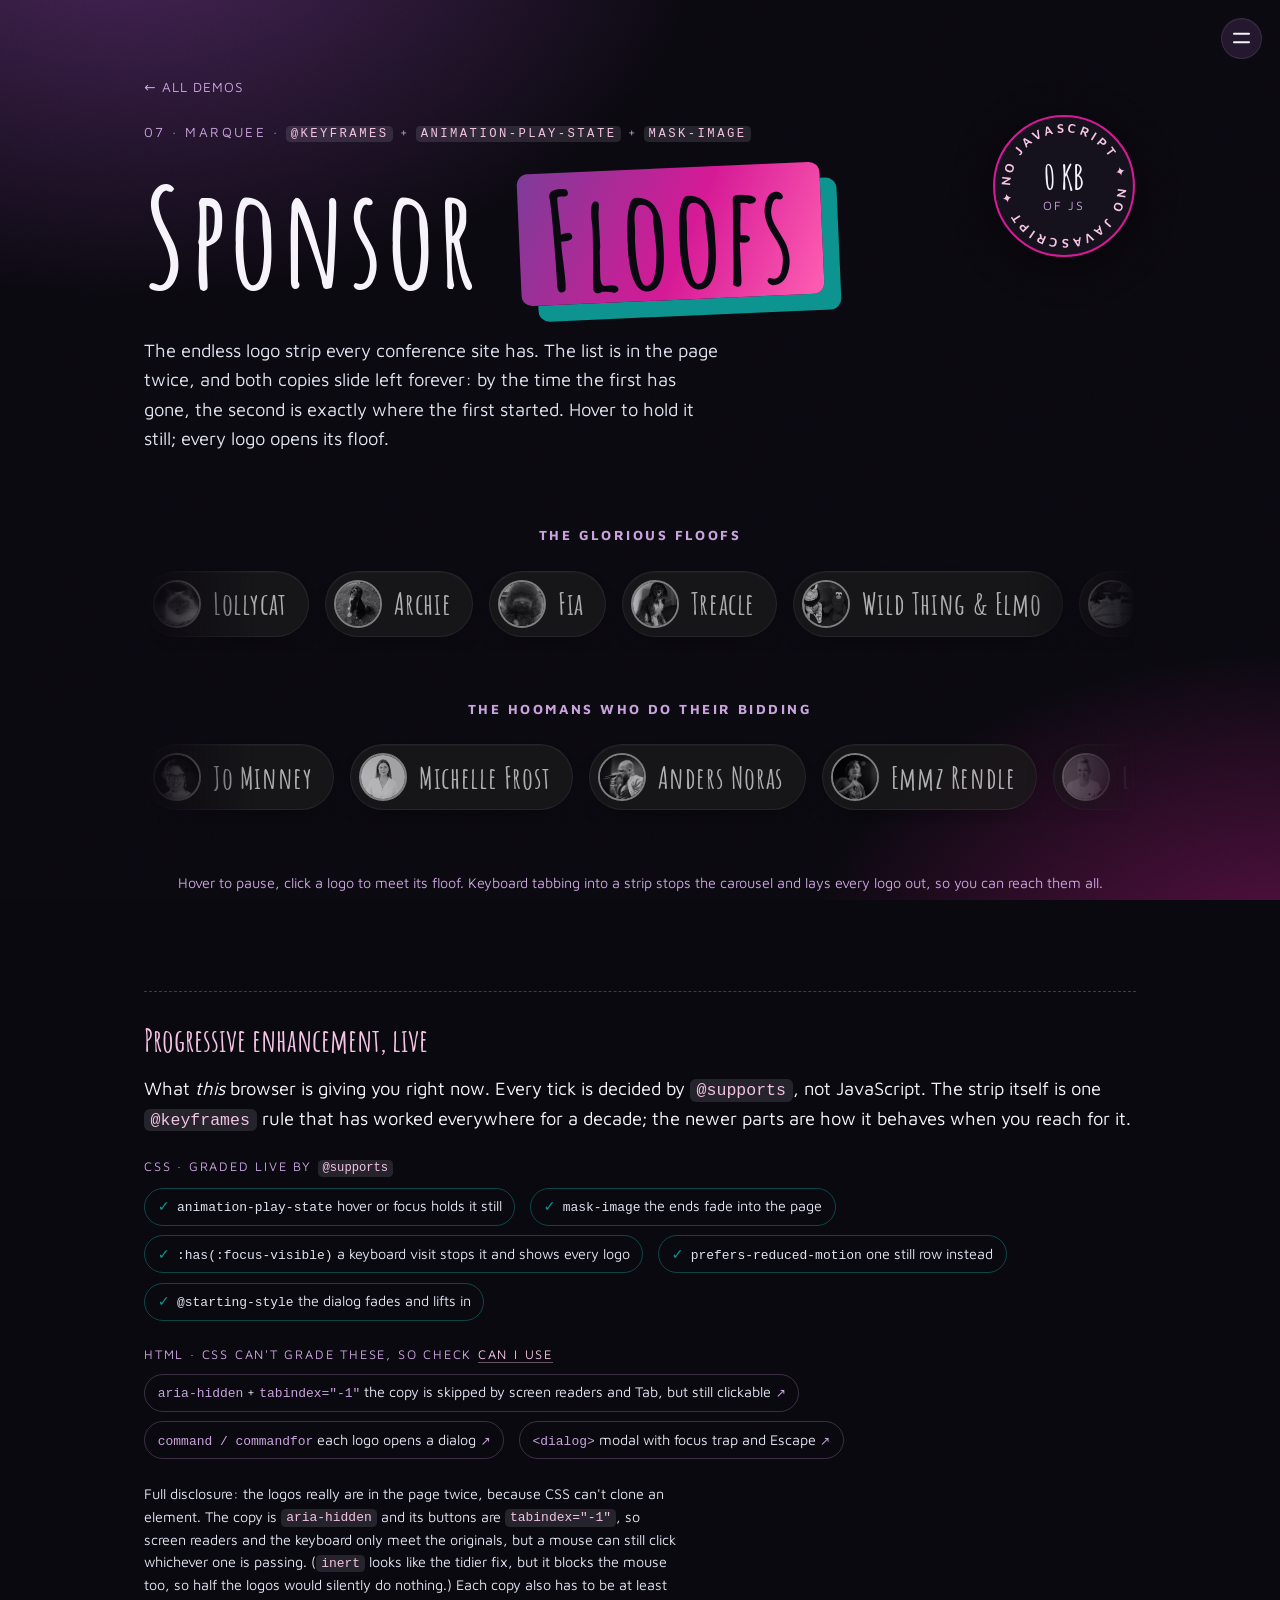
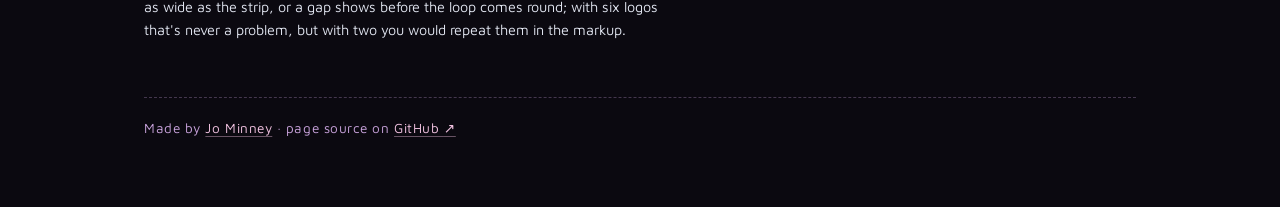
<file: demos/marquee.html>
<!doctype html>
<html lang="en">
<head>
  <meta charset="utf-8">
  <meta name="viewport" content="width=device-width, initial-scale=1">
  <meta name="color-scheme" content="dark">
  <title>Sponsor Floofs</title>

  <link rel="preload" href="../assets/fonts/amatic-sc-700-latin.woff2" as="font" type="font/woff2" crossorigin>
  <link rel="preload" href="../assets/fonts/maven-pro-400-700-latin.woff2" as="font" type="font/woff2" crossorigin>

  <link rel="stylesheet" href="../css/main.css">
  <!-- Hold first render until the parser reaches the colophon, so a
       cross-document view transition captures the whole page, not just the
       top of it. Ignored by browsers that don't know rel="expect". -->
  <link rel="expect" href="#end" blocking="render">
</head>
<body>
  <div class="page">

    <nav class="menu" aria-label="Site">
      <button class="menu__toggle round-btn" type="button" popovertarget="site-menu" aria-label="Menu">
        <span class="burger" aria-hidden="true"></span>
      </button>
      <div class="menu__panel card pop-in" id="site-menu" popover>
        <p class="menu__kicker"><a href="../index.html"><span aria-hidden="true">&larr;</span> All demos</a></p>
        <ol class="menu__list">
          <li><a href="accordion.html"><span class="ordinal" aria-hidden="true"></span><span class="lit-text">Accordion</span></a></li>
          <li><a href="tabs.html"><span class="ordinal" aria-hidden="true"></span><span class="lit-text">Tabs</span></a></li>
          <li><a href="modal.html"><span class="ordinal" aria-hidden="true"></span><span class="lit-text">Modal</span></a></li>
          <li><a href="popover.html"><span class="ordinal" aria-hidden="true"></span><span class="lit-text">Popover</span></a></li>
          <li><a href="carousel.html"><span class="ordinal" aria-hidden="true"></span><span class="lit-text">Carousel</span></a></li>
          <li><a href="theme.html"><span class="ordinal" aria-hidden="true"></span><span class="lit-text">Light &amp; dark</span></a></li>
          <li><a href="marquee.html" aria-current="page"><span class="ordinal" aria-hidden="true"></span><span class="lit-text">Marquee</span></a></li>
          <li><a href="submit.html"><span class="ordinal" aria-hidden="true"></span><span class="lit-text">Form</span></a></li>
          <li><a href="scroll.html"><span class="ordinal" aria-hidden="true"></span><span class="lit-text">Scroll-driven</span></a></li>
          <li><a href="gallery.html"><span class="ordinal" aria-hidden="true"></span><span class="lit-text">Filtered gallery</span></a></li>
        </ol>
        <a class="menu__repo" href="https://github.com/jomarieminney/css-demos">Source on GitHub <span aria-hidden="true">&nearr;</span></a>
      </div>
    </nav>

    <nav class="crumbs" aria-label="Breadcrumb"><a href="../index.html">&larr; All demos</a></nav>

    <header class="masthead">
      <p class="eyebrow">07 &middot; Marquee &middot; <code>@keyframes</code> + <code>animation-play-state</code> + <code>mask-image</code></p>

      <h1 class="title">Sponsor <span class="title__slab">Floofs</span></h1>

      <p class="lede">The endless logo strip every conference site has. The list is in the page twice, and both copies slide left forever: by the time the first has gone, the second is exactly where the first started. Hover to hold it still; every logo opens its floof.</p>

      <svg class="badge" viewBox="0 0 140 140" role="img" aria-label="Zero kilobytes of JavaScript">
        <defs>
          <path id="badge-circle" d="M70,70 m-52,0 a52,52 0 1,1 104,0 a52,52 0 1,1 -104,0" />
        </defs>
        <circle class="badge__disc" cx="70" cy="70" r="68" />
        <g class="badge__ring">
          <text><textPath href="#badge-circle" textLength="322" lengthAdjust="spacing">NO JAVASCRIPT ✦ NO JAVASCRIPT ✦</textPath></text>
        </g>
        <text class="badge__big" x="70" y="74" text-anchor="middle">0 KB</text>
        <text class="badge__small" x="70" y="93" text-anchor="middle">of JS</text>
      </svg>
    </header>

    <main class="marquees">
      <!-- Each strip holds its list twice. The copy is aria-hidden, so
           screen readers hear each floof once, and its buttons are
           tabindex="-1", so Tab never lands on them. It is NOT inert: inert
           would also block the mouse, and the copy looks exactly like the
           original, so half the logos would mysteriously do nothing. -->
      <section class="marquee" aria-labelledby="sponsors-title">
        <h2 class="marquee__kicker" id="sponsors-title">The Glorious Floofs</h2>
        <div class="marquee__viewport">
          <ul class="marquee__track">
            <li><button class="marquee__logo" commandfor="floof-1" command="show-modal"><img src="../assets/photos/floofs/lollycat-jo.jpg" alt="" width="1200" height="900" decoding="async"><span class="lit-text">Lollycat</span></button></li>
            <li><button class="marquee__logo" commandfor="floof-2" command="show-modal"><img src="../assets/photos/floofs/archie-michelle.jpg" alt="" width="923" height="1042" decoding="async"><span class="lit-text">Archie</span></button></li>
            <li><button class="marquee__logo" commandfor="floof-3" command="show-modal"><img src="../assets/photos/floofs/fia-anders.jpg" alt="" width="762" height="838" decoding="async"><span class="lit-text">Fia</span></button></li>
            <li><button class="marquee__logo" commandfor="floof-4" command="show-modal"><img src="../assets/photos/floofs/treacle-emmz.jpg" alt="" width="1131" height="1218" decoding="async"><span class="lit-text">Treacle</span></button></li>
            <li><button class="marquee__logo" commandfor="floof-5" command="show-modal"><img src="../assets/photos/floofs/wild-thing-elmo-luise.jpg" alt="" width="1200" height="675" decoding="async"><span class="lit-text">Wild Thing &amp; Elmo</span></button></li>
            <li><button class="marquee__logo" commandfor="floof-6" command="show-modal"><img src="../assets/photos/floofs/buddha-martin.jpg" alt="" width="1200" height="932" decoding="async"><span class="lit-text">Buddha</span></button></li>
          </ul>
          <ul class="marquee__track" aria-hidden="true">
            <li><button class="marquee__logo" tabindex="-1" commandfor="floof-1" command="show-modal"><img src="../assets/photos/floofs/lollycat-jo.jpg" alt="" width="1200" height="900" decoding="async"><span class="lit-text">Lollycat</span></button></li>
            <li><button class="marquee__logo" tabindex="-1" commandfor="floof-2" command="show-modal"><img src="../assets/photos/floofs/archie-michelle.jpg" alt="" width="923" height="1042" decoding="async"><span class="lit-text">Archie</span></button></li>
            <li><button class="marquee__logo" tabindex="-1" commandfor="floof-3" command="show-modal"><img src="../assets/photos/floofs/fia-anders.jpg" alt="" width="762" height="838" decoding="async"><span class="lit-text">Fia</span></button></li>
            <li><button class="marquee__logo" tabindex="-1" commandfor="floof-4" command="show-modal"><img src="../assets/photos/floofs/treacle-emmz.jpg" alt="" width="1131" height="1218" decoding="async"><span class="lit-text">Treacle</span></button></li>
            <li><button class="marquee__logo" tabindex="-1" commandfor="floof-5" command="show-modal"><img src="../assets/photos/floofs/wild-thing-elmo-luise.jpg" alt="" width="1200" height="675" decoding="async"><span class="lit-text">Wild Thing &amp; Elmo</span></button></li>
            <li><button class="marquee__logo" tabindex="-1" commandfor="floof-6" command="show-modal"><img src="../assets/photos/floofs/buddha-martin.jpg" alt="" width="1200" height="932" decoding="async"><span class="lit-text">Buddha</span></button></li>
          </ul>
        </div>
      </section>

      <section class="marquee marquee--reverse" aria-labelledby="hoomans-title">
        <h2 class="marquee__kicker" id="hoomans-title">The Hoomans who do their bidding</h2>
        <div class="marquee__viewport">
          <ul class="marquee__track">
            <li><button class="marquee__logo" commandfor="floof-1" command="show-modal"><img src="../assets/photos/hoomans/jominney.jpg" alt="" width="400" height="400" decoding="async"><span class="lit-text">Jo Minney</span><span class="visually-hidden">: meet Lollycat</span></button></li>
            <li><button class="marquee__logo" commandfor="floof-2" command="show-modal"><img src="../assets/photos/hoomans/michellefrost.jpg" alt="" width="340" height="340" decoding="async"><span class="lit-text">Michelle Frost</span><span class="visually-hidden">: meet Archie</span></button></li>
            <li><button class="marquee__logo" commandfor="floof-3" command="show-modal"><img src="../assets/photos/hoomans/andersnoras.jpg" alt="" width="400" height="400" decoding="async"><span class="lit-text">Anders Noras</span><span class="visually-hidden">: meet Fia</span></button></li>
            <li><button class="marquee__logo" commandfor="floof-4" command="show-modal"><img src="../assets/photos/hoomans/emmzrendle.jpg" alt="" width="400" height="400" decoding="async"><span class="lit-text">Emmz Rendle</span><span class="visually-hidden">: meet Treacle</span></button></li>
            <li><button class="marquee__logo" commandfor="floof-5" command="show-modal"><img src="../assets/photos/hoomans/luisefreese.jpg" alt="" width="400" height="400" decoding="async"><span class="lit-text">Luise Freese</span><span class="visually-hidden">: meet Wild Thing &amp; Elmo</span></button></li>
            <li><button class="marquee__logo" commandfor="floof-6" command="show-modal"><img src="../assets/photos/hoomans/martinthwaites.jpg" alt="" width="400" height="400" decoding="async"><span class="lit-text">Martin Thwaites</span><span class="visually-hidden">: meet Buddha</span></button></li>
          </ul>
          <ul class="marquee__track" aria-hidden="true">
            <li><button class="marquee__logo" tabindex="-1" commandfor="floof-1" command="show-modal"><img src="../assets/photos/hoomans/jominney.jpg" alt="" width="400" height="400" decoding="async"><span class="lit-text">Jo Minney</span><span class="visually-hidden">: meet Lollycat</span></button></li>
            <li><button class="marquee__logo" tabindex="-1" commandfor="floof-2" command="show-modal"><img src="../assets/photos/hoomans/michellefrost.jpg" alt="" width="340" height="340" decoding="async"><span class="lit-text">Michelle Frost</span><span class="visually-hidden">: meet Archie</span></button></li>
            <li><button class="marquee__logo" tabindex="-1" commandfor="floof-3" command="show-modal"><img src="../assets/photos/hoomans/andersnoras.jpg" alt="" width="400" height="400" decoding="async"><span class="lit-text">Anders Noras</span><span class="visually-hidden">: meet Fia</span></button></li>
            <li><button class="marquee__logo" tabindex="-1" commandfor="floof-4" command="show-modal"><img src="../assets/photos/hoomans/emmzrendle.jpg" alt="" width="400" height="400" decoding="async"><span class="lit-text">Emmz Rendle</span><span class="visually-hidden">: meet Treacle</span></button></li>
            <li><button class="marquee__logo" tabindex="-1" commandfor="floof-5" command="show-modal"><img src="../assets/photos/hoomans/luisefreese.jpg" alt="" width="400" height="400" decoding="async"><span class="lit-text">Luise Freese</span><span class="visually-hidden">: meet Wild Thing &amp; Elmo</span></button></li>
            <li><button class="marquee__logo" tabindex="-1" commandfor="floof-6" command="show-modal"><img src="../assets/photos/hoomans/martinthwaites.jpg" alt="" width="400" height="400" decoding="async"><span class="lit-text">Martin Thwaites</span><span class="visually-hidden">: meet Buddha</span></button></li>
          </ul>
        </div>
      </section>

      <p class="marquee__hint">Hover to pause, click a logo to meet its floof. Keyboard tabbing into a strip stops the carousel and lays every logo out, so you can reach them all.</p>

      <!-- ─────────────── Dialog 1 ─────────────── -->
      <dialog class="card pop-in floof-dialog" id="floof-1" closedby="any" aria-labelledby="floof-1-title">
        <header class="floof-dialog__head">
          <div class="floof__names">
            <h2 class="floof__pet lit-text" id="floof-1-title">Lollycat</h2>
            <span class="floof__owner">former owner of <strong>Jo Minney</strong></span>
          </div>
          <button class="round-btn plus-x" commandfor="floof-1" command="close" aria-label="Close"></button>
        </header>
        <div class="floof__body">
          <div class="floof__photos">
            <figure class="polaroid">
              <img src="../assets/photos/floofs/lollycat-jo.jpg" alt="Lollycat, looking excellent" width="1200" height="900" loading="lazy" decoding="async">
              <figcaption>Lollycat</figcaption>
            </figure>
            <figure class="hooman">
              <img src="../assets/photos/hoomans/jominney.jpg" alt="Jo Minney" width="400" height="400" loading="lazy" decoding="async">
              <figcaption>
                the hooman
                <svg class="hooman__arrow" viewBox="0 0 60 34" aria-hidden="true">
                  <path pathLength="1" d="M4 6 C 22 0, 42 6, 52 24" />
                  <path pathLength="1" d="M41 22 L53 26 L55 13" />
                </svg>
              </figcaption>
            </figure>
          </div>

          <div class="floof__blurb">
            <p class="floof__owner">former owner of <strong>Jo Minney</strong></p>
            <p class="floof__kicker">She was the sweetest kitty who ever was</p>
            <p>OK so her real name was actually LOL - she was adopted, and before she joined our household she had a brother named ROFL who thought he was a dog.</p>
            <p>She ran our household and every morning we had to let her outside so she could inspect the backyard and drink her own body weight in water from flowerpots until she literally made gurgling sounds if you picked her up. RIP sweet baby.</p>
            <div class="rating" style="--rating: 15">
              <span class="rating__label">Floof rating</span>
              <span class="rating__track"><span class="rating__fill"></span></span>
              <span class="rating__value">15/10</span>
            </div>
          </div>
        </div>
      </dialog>

      <!-- ─────────────── Dialog 2 ─────────────── -->
      <dialog class="card pop-in floof-dialog" id="floof-2" closedby="any" aria-labelledby="floof-2-title">
        <header class="floof-dialog__head">
          <div class="floof__names">
            <h2 class="floof__pet lit-text" id="floof-2-title">Archie</h2>
            <span class="floof__owner">superhero of <strong>Michelle Frost</strong></span>
          </div>
          <button class="round-btn plus-x" commandfor="floof-2" command="close" aria-label="Close"></button>
        </header>
        <div class="floof__body">
          <div class="floof__photos">
            <figure class="polaroid">
              <img src="../assets/photos/floofs/archie-michelle.jpg" alt="Archie, looking excellent" width="923" height="1042" loading="lazy" decoding="async">
              <figcaption>Archie</figcaption>
            </figure>
            <figure class="hooman">
              <img src="../assets/photos/hoomans/michellefrost.jpg" alt="Michelle Frost" width="340" height="340" loading="lazy" decoding="async">
              <figcaption>
                the hooman
                <svg class="hooman__arrow" viewBox="0 0 60 34" aria-hidden="true">
                  <path pathLength="1" d="M4 6 C 22 0, 42 6, 52 24" />
                  <path pathLength="1" d="M41 22 L53 26 L55 13" />
                </svg>
              </figcaption>
            </figure>
          </div>

          <div class="floof__blurb">
            <p class="floof__owner">superhero of <strong>Michelle Frost</strong></p>
            <p class="floof__kicker">Not all heroes wear capes</p>
            <p>Although, I'm sure you'll agree that Archie would look very dashing in a cape. If you run into Michelle at a conference you might even get to meet him!</p>
            <p>Archie is a trained service dog, and makes sure that Michelle stays safe if she experiences an epileptic seizure.</p>
            <div class="rating" style="--rating: 15">
              <span class="rating__label">Floof rating</span>
              <span class="rating__track"><span class="rating__fill"></span></span>
              <span class="rating__value">15/10</span>
            </div>
          </div>
        </div>
      </dialog>

      <!-- ─────────────── Dialog 3 ─────────────── -->
      <dialog class="card pop-in floof-dialog" id="floof-3" closedby="any" aria-labelledby="floof-3-title">
        <header class="floof-dialog__head">
          <div class="floof__names">
            <h2 class="floof__pet lit-text" id="floof-3-title">Fia</h2>
            <span class="floof__owner">ridiculous toy of <strong>Anders Noras</strong></span>
          </div>
          <button class="round-btn plus-x" commandfor="floof-3" command="close" aria-label="Close"></button>
        </header>
        <div class="floof__body">
          <div class="floof__photos">
            <figure class="polaroid">
              <img src="../assets/photos/floofs/fia-anders.jpg" alt="Fia, looking excellent" width="762" height="838" loading="lazy" decoding="async">
              <figcaption>Fia</figcaption>
            </figure>
            <figure class="hooman">
              <img src="../assets/photos/hoomans/andersnoras.jpg" alt="Anders Noras" width="400" height="400" loading="lazy" decoding="async">
              <figcaption>
                the hooman
                <svg class="hooman__arrow" viewBox="0 0 60 34" aria-hidden="true">
                  <path pathLength="1" d="M4 6 C 22 0, 42 6, 52 24" />
                  <path pathLength="1" d="M41 22 L53 26 L55 13" />
                </svg>
              </figcaption>
            </figure>
          </div>

          <div class="floof__blurb">
            <p class="floof__owner">ridiculous toy of <strong>Anders Noras</strong></p>
            <p class="floof__kicker">Surely this level of adorable can't be real</p>
            <p>Friends assure me that this is not in fact a stuffed toy. I'm still on the fence, but she clearly meets the criteria for being an excellent floof.</p>
            <p>One might argue that she has enough hair for both of them...</p>
            <div class="rating" style="--rating: 13">
              <span class="rating__label">Floof rating</span>
              <span class="rating__track"><span class="rating__fill"></span></span>
              <span class="rating__value">13/10</span>
            </div>
          </div>
        </div>
      </dialog>

      <!-- ─────────────── Dialog 4 ─────────────── -->
      <dialog class="card pop-in floof-dialog" id="floof-4" closedby="any" aria-labelledby="floof-4-title">
        <header class="floof-dialog__head">
          <div class="floof__names">
            <h2 class="floof__pet lit-text" id="floof-4-title">Treacle</h2>
            <span class="floof__owner">partner in crime of <strong>Emmz Rendle</strong></span>
          </div>
          <button class="round-btn plus-x" commandfor="floof-4" command="close" aria-label="Close"></button>
        </header>
        <div class="floof__body">
          <div class="floof__photos">
            <figure class="polaroid">
              <img src="../assets/photos/floofs/treacle-emmz.jpg" alt="Treacle, looking excellent" width="1131" height="1218" loading="lazy" decoding="async">
              <figcaption>Treacle</figcaption>
            </figure>
            <figure class="hooman">
              <img src="../assets/photos/hoomans/emmzrendle.jpg" alt="Emmz Rendle" width="400" height="400" loading="lazy" decoding="async">
              <figcaption>
                the hooman
                <svg class="hooman__arrow" viewBox="0 0 60 34" aria-hidden="true">
                  <path pathLength="1" d="M4 6 C 22 0, 42 6, 52 24" />
                  <path pathLength="1" d="M41 22 L53 26 L55 13" />
                </svg>
              </figcaption>
            </figure>
          </div>

          <div class="floof__blurb">
            <p class="floof__owner">partner in crime of <strong>Emmz Rendle</strong></p>
            <p class="floof__kicker">This dog has seen some things</p>
            <p>Have you ever woken up not knowing where you are and you can't remember the last 24 hours and you have a stamp on your wrist that says 'not today Satan' and you inexplicably smell like popcorn and bad choices?</p>
            <p>Treacle has.</p>
            <div class="rating" style="--rating: 11">
              <span class="rating__label">Floof rating</span>
              <span class="rating__track"><span class="rating__fill"></span></span>
              <span class="rating__value">11/10</span>
            </div>
          </div>
        </div>
      </dialog>

      <!-- ─────────────── Dialog 5 ─────────────── -->
      <dialog class="card pop-in floof-dialog" id="floof-5" closedby="any" aria-labelledby="floof-5-title">
        <header class="floof-dialog__head">
          <div class="floof__names">
            <h2 class="floof__pet lit-text" id="floof-5-title">Wild Thing &amp; Elmo</h2>
            <span class="floof__owner">support animals of <strong>Luise Freese</strong></span>
          </div>
          <button class="round-btn plus-x" commandfor="floof-5" command="close" aria-label="Close"></button>
        </header>
        <div class="floof__body">
          <div class="floof__photos">
            <figure class="polaroid">
              <img src="../assets/photos/floofs/wild-thing-elmo-luise.jpg" alt="Wild Thing and Elmo, looking excellent" width="1200" height="675" loading="lazy" decoding="async">
              <figcaption>Wild Thing &amp; Elmo</figcaption>
            </figure>
            <figure class="hooman">
              <img src="../assets/photos/hoomans/luisefreese.jpg" alt="Luise Freese" width="400" height="400" loading="lazy" decoding="async">
              <figcaption>
                the hooman
                <svg class="hooman__arrow" viewBox="0 0 60 34" aria-hidden="true">
                  <path pathLength="1" d="M4 6 C 22 0, 42 6, 52 24" />
                  <path pathLength="1" d="M41 22 L53 26 L55 13" />
                </svg>
              </figcaption>
            </figure>
          </div>

          <div class="floof__blurb">
            <p class="floof__owner">support animals of <strong>Luise Freese</strong></p>
            <p class="floof__kicker">I don't think those count as pets</p>
            <p>I included them anyway for the LOLs but this is what Luise sent through when I asked in the group chat for pet photos. Although admittedly these two do seem much less likely to set your house on fire or get arrested for selling drugs than Treacle.</p>
            <div class="rating" style="--rating: 6">
              <span class="rating__label">Floof rating</span>
              <span class="rating__track"><span class="rating__fill"></span></span>
              <span class="rating__value">6/10</span>
            </div>
          </div>
        </div>
      </dialog>

      <!-- ─────────────── Dialog 6 ─────────────── -->
      <dialog class="card pop-in floof-dialog" id="floof-6" closedby="any" aria-labelledby="floof-6-title">
        <header class="floof-dialog__head">
          <div class="floof__names">
            <h2 class="floof__pet lit-text" id="floof-6-title">Buddha</h2>
            <span class="floof__owner">owner of <strong>Martin Thwaites</strong></span>
          </div>
          <button class="round-btn plus-x" commandfor="floof-6" command="close" aria-label="Close"></button>
        </header>
        <div class="floof__body">
          <div class="floof__photos">
            <figure class="polaroid">
              <img src="../assets/photos/floofs/buddha-martin.jpg" alt="Buddha, looking excellent" width="1200" height="932" loading="lazy" decoding="async">
              <figcaption>Buddha</figcaption>
            </figure>
            <figure class="hooman">
              <img src="../assets/photos/hoomans/martinthwaites.jpg" alt="Martin Thwaites" width="400" height="400" loading="lazy" decoding="async">
              <figcaption>
                the hooman
                <svg class="hooman__arrow" viewBox="0 0 60 34" aria-hidden="true">
                  <path pathLength="1" d="M4 6 C 22 0, 42 6, 52 24" />
                  <path pathLength="1" d="M41 22 L53 26 L55 13" />
                </svg>
              </figcaption>
            </figure>
          </div>

          <div class="floof__blurb">
            <p class="floof__owner">owner of <strong>Martin Thwaites</strong></p>
            <p class="floof__kicker">Lavish me with attention, human</p>
            <p>Do you ever look at a cat and just think - I wish that was me? She looks so relaxed. I bet she's never woken up having inexplicably sprained an ankle in her sleep...</p>
            <div class="rating" style="--rating: 12">
              <span class="rating__label">Floof rating</span>
              <span class="rating__track"><span class="rating__fill"></span></span>
              <span class="rating__value">12/10</span>
            </div>
          </div>
        </div>
      </dialog>
    </main>

    <footer class="tech">
      <h2 class="tech__title">Progressive enhancement, live</h2>
      <p class="tech__sub">What <em>this</em> browser is giving you right now. Every tick is decided by <code>@supports</code>, not JavaScript. The strip itself is one <code>@keyframes</code> rule that has worked everywhere for a decade; the newer parts are how it behaves when you reach for it.</p>

      <h3 class="tech__heading">CSS &middot; graded live by <code>@supports</code></h3>
      <ul class="tech__list">
        <li data-feature="play-state"><code>animation-play-state</code> hover or focus holds it still</li>
        <li data-feature="mask"><code>mask-image</code> the ends fade into the page</li>
        <li data-feature="has"><code>:has(:focus-visible)</code> a keyboard visit stops it and shows every logo</li>
        <li data-feature="prefers-reduced-motion"><code>prefers-reduced-motion</code> one still row instead</li>
        <li data-feature="starting-style"><code>@starting-style</code> the dialog fades and lifts in</li>
      </ul>

      <h3 class="tech__heading">HTML &middot; CSS can't grade these, so check <a href="https://caniuse.com/">Can I use</a></h3>
      <ul class="tech__list tech__list--links">
        <li><a href="https://caniuse.com/wai-aria"><code>aria-hidden</code> + <code>tabindex="-1"</code> the copy is skipped by screen readers and Tab, but still clickable</a></li>
        <li><a href="https://caniuse.com/?search=commandfor"><code>command / commandfor</code> each logo opens a dialog</a></li>
        <li><a href="https://caniuse.com/dialog"><code>&lt;dialog&gt;</code> modal with focus trap and Escape</a></li>
      </ul>

      <p class="tech__note">Full disclosure: the logos really are in the page twice, because CSS can't clone an element. The copy is <code>aria-hidden</code> and its buttons are <code>tabindex="-1"</code>, so screen readers and the keyboard only meet the originals, but a mouse can still click whichever one is passing. (<code>inert</code> looks like the tidier fix, but it blocks the mouse too, so half the logos would silently do nothing.) Each copy also has to be at least as wide as the strip, or a gap shows before the loop comes round; with six logos that's never a problem, but with two you would repeat them in the markup.</p>
    </footer>

    <footer class="colophon" id="end">
      <p>
        Made by <a href="https://jominney.com">Jo Minney</a>
        &middot; page source on <a href="https://github.com/jomarieminney/css-demos/blob/main/demos/marquee.html" target="_blank" rel="noopener">GitHub <span aria-hidden="true">&nearr;</span><span class="visually-hidden"> (opens in a new tab)</span></a>
      </p>
    </footer>

  </div>
</body>
</html>
</file>
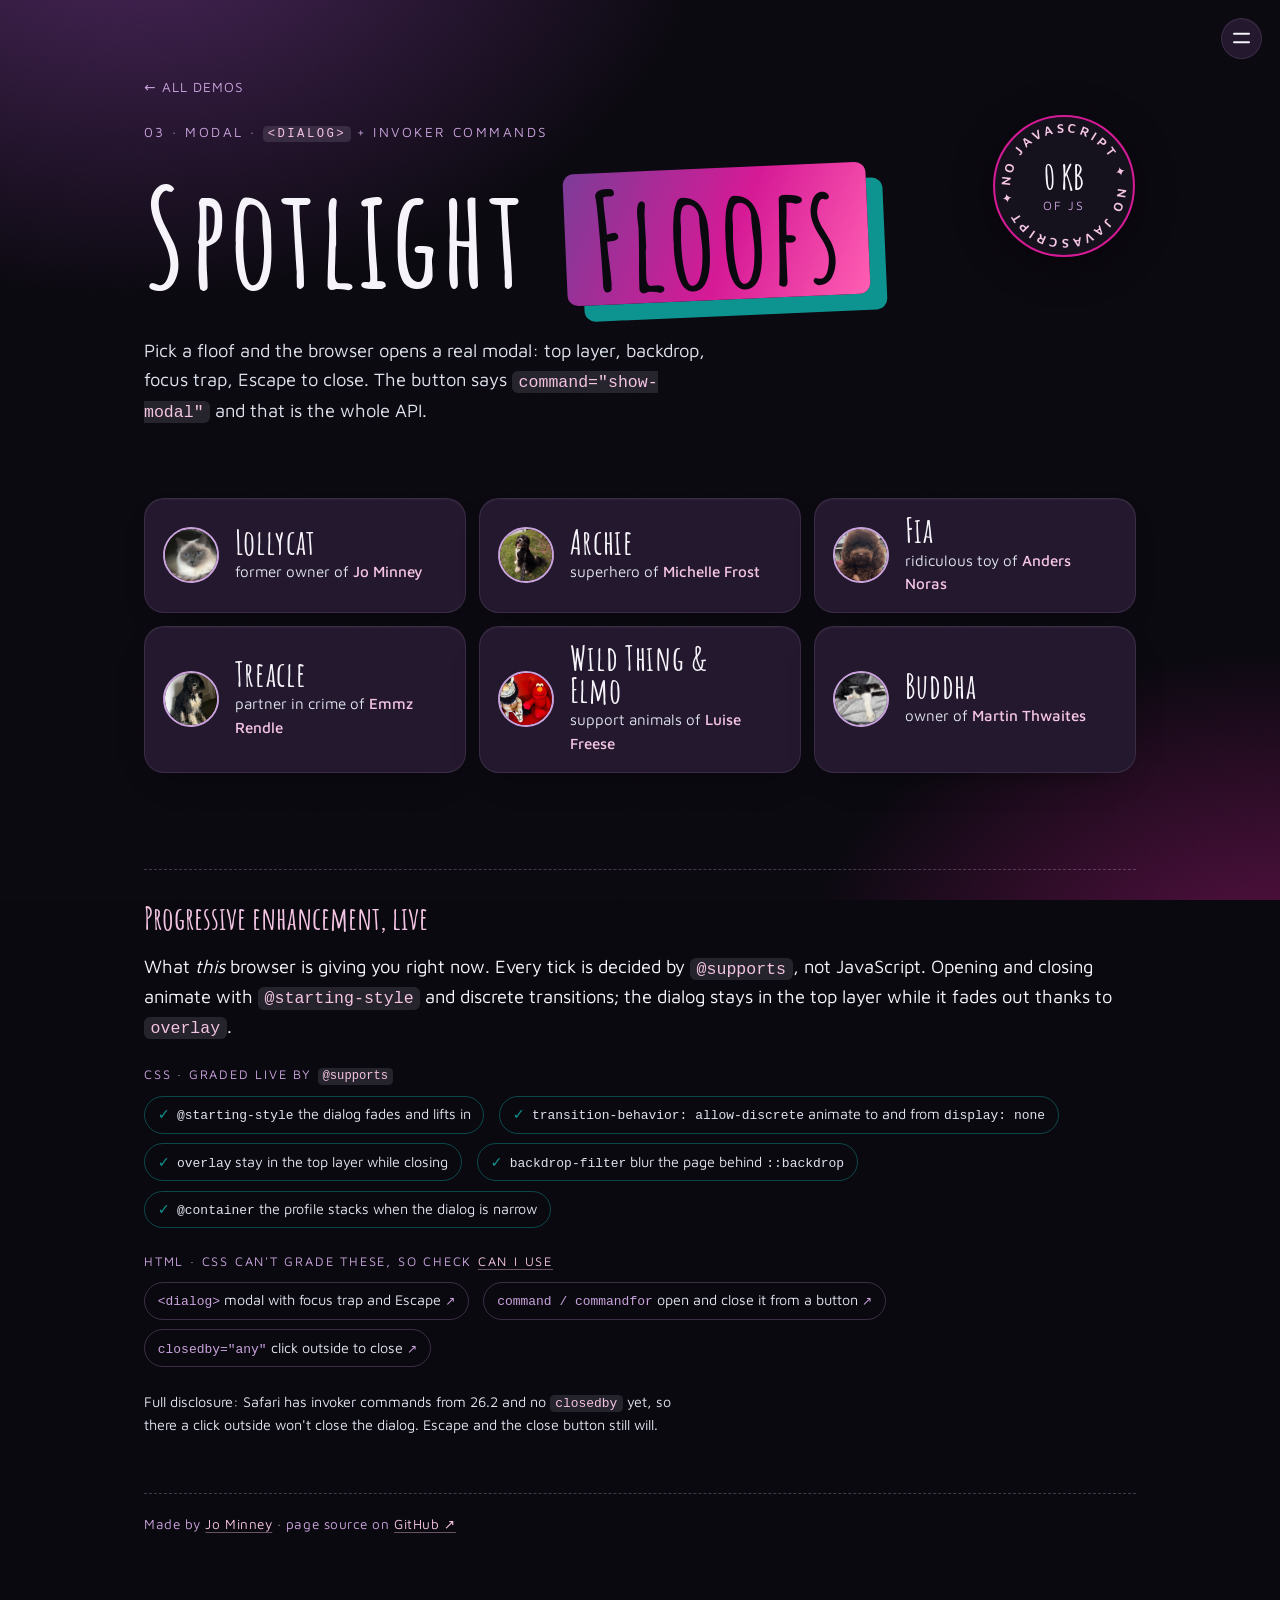
<file: demos/modal.html>
<!doctype html>
<html lang="en">
<head>
  <meta charset="utf-8">
  <meta name="viewport" content="width=device-width, initial-scale=1">
  <meta name="color-scheme" content="dark">
  <title>Spotlight Floofs</title>

  <link rel="preload" href="../assets/fonts/amatic-sc-700-latin.woff2" as="font" type="font/woff2" crossorigin>
  <link rel="preload" href="../assets/fonts/maven-pro-400-700-latin.woff2" as="font" type="font/woff2" crossorigin>

  <link rel="stylesheet" href="../css/main.css">
  <!-- Hold first render until the parser reaches the colophon, so a
       cross-document view transition captures the whole page, not just the
       top of it. Ignored by browsers that don't know rel="expect". -->
  <link rel="expect" href="#end" blocking="render">
</head>
<body>
  <div class="page">

    <nav class="menu" aria-label="Site">
      <button class="menu__toggle round-btn" type="button" popovertarget="site-menu" aria-label="Menu">
        <span class="burger" aria-hidden="true"></span>
      </button>
      <div class="menu__panel card pop-in" id="site-menu" popover>
        <p class="menu__kicker"><a href="../index.html"><span aria-hidden="true">&larr;</span> All demos</a></p>
        <ol class="menu__list">
          <li><a href="accordion.html"><span class="ordinal" aria-hidden="true"></span><span class="lit-text">Accordion</span></a></li>
          <li><a href="tabs.html"><span class="ordinal" aria-hidden="true"></span><span class="lit-text">Tabs</span></a></li>
          <li><a href="modal.html" aria-current="page"><span class="ordinal" aria-hidden="true"></span><span class="lit-text">Modal</span></a></li>
          <li><a href="popover.html"><span class="ordinal" aria-hidden="true"></span><span class="lit-text">Popover</span></a></li>
          <li><a href="carousel.html"><span class="ordinal" aria-hidden="true"></span><span class="lit-text">Carousel</span></a></li>
          <li><a href="theme.html"><span class="ordinal" aria-hidden="true"></span><span class="lit-text">Light &amp; dark</span></a></li>
          <li><a href="marquee.html"><span class="ordinal" aria-hidden="true"></span><span class="lit-text">Marquee</span></a></li>
          <li><a href="submit.html"><span class="ordinal" aria-hidden="true"></span><span class="lit-text">Form</span></a></li>
          <li><a href="scroll.html"><span class="ordinal" aria-hidden="true"></span><span class="lit-text">Scroll-driven</span></a></li>
          <li><a href="gallery.html"><span class="ordinal" aria-hidden="true"></span><span class="lit-text">Filtered gallery</span></a></li>
        </ol>
        <a class="menu__repo" href="https://github.com/jomarieminney/css-demos">Source on GitHub <span aria-hidden="true">&nearr;</span></a>
      </div>
    </nav>

    <nav class="crumbs" aria-label="Breadcrumb"><a href="../index.html">&larr; All demos</a></nav>

    <header class="masthead">
      <p class="eyebrow">03 &middot; Modal &middot; <code>&lt;dialog&gt;</code> + invoker commands</p>

      <h1 class="title">Spotlight <span class="title__slab">Floofs</span></h1>

      <p class="lede">Pick a floof and the browser opens a real modal: top layer, backdrop, focus trap, Escape to close. The button says <code>command="show-modal"</code> and that is the whole API.</p>

      <svg class="badge" viewBox="0 0 140 140" role="img" aria-label="Zero kilobytes of JavaScript">
        <defs>
          <path id="badge-circle" d="M70,70 m-52,0 a52,52 0 1,1 104,0 a52,52 0 1,1 -104,0" />
        </defs>
        <circle class="badge__disc" cx="70" cy="70" r="68" />
        <g class="badge__ring">
          <text><textPath href="#badge-circle" textLength="322" lengthAdjust="spacing">NO JAVASCRIPT ✦ NO JAVASCRIPT ✦</textPath></text>
        </g>
        <text class="badge__big" x="70" y="74" text-anchor="middle">0 KB</text>
        <text class="badge__small" x="70" y="93" text-anchor="middle">of JS</text>
      </svg>
    </header>

    <main>
      <div class="floof-grid stagger">
      <button class="card launch" commandfor="floof-1" command="show-modal">
        <img class="floof__thumb" src="../assets/photos/floofs/lollycat-jo.jpg" alt="" width="1200" height="900">
        <span class="floof__names">
          <span class="floof__pet lit-text">Lollycat</span>
          <span class="floof__owner">former owner of <strong>Jo Minney</strong></span>
        </span>
      </button>
      <button class="card launch" commandfor="floof-2" command="show-modal">
        <img class="floof__thumb" src="../assets/photos/floofs/archie-michelle.jpg" alt="" width="923" height="1042">
        <span class="floof__names">
          <span class="floof__pet lit-text">Archie</span>
          <span class="floof__owner">superhero of <strong>Michelle Frost</strong></span>
        </span>
      </button>
      <button class="card launch" commandfor="floof-3" command="show-modal">
        <img class="floof__thumb" src="../assets/photos/floofs/fia-anders.jpg" alt="" width="762" height="838">
        <span class="floof__names">
          <span class="floof__pet lit-text">Fia</span>
          <span class="floof__owner">ridiculous toy of <strong>Anders Noras</strong></span>
        </span>
      </button>
      <button class="card launch" commandfor="floof-4" command="show-modal">
        <img class="floof__thumb" src="../assets/photos/floofs/treacle-emmz.jpg" alt="" width="1131" height="1218">
        <span class="floof__names">
          <span class="floof__pet lit-text">Treacle</span>
          <span class="floof__owner">partner in crime of <strong>Emmz Rendle</strong></span>
        </span>
      </button>
      <button class="card launch" commandfor="floof-5" command="show-modal">
        <img class="floof__thumb" src="../assets/photos/floofs/wild-thing-elmo-luise.jpg" alt="" width="1200" height="675">
        <span class="floof__names">
          <span class="floof__pet lit-text">Wild Thing &amp; Elmo</span>
          <span class="floof__owner">support animals of <strong>Luise Freese</strong></span>
        </span>
      </button>
      <button class="card launch" commandfor="floof-6" command="show-modal">
        <img class="floof__thumb" src="../assets/photos/floofs/buddha-martin.jpg" alt="" width="1200" height="932">
        <span class="floof__names">
          <span class="floof__pet lit-text">Buddha</span>
          <span class="floof__owner">owner of <strong>Martin Thwaites</strong></span>
        </span>
      </button>
      </div>


      <!-- ─────────────── Dialog 1 ─────────────── -->
      <dialog class="card pop-in floof-dialog" id="floof-1" closedby="any" aria-labelledby="floof-1-title">
        <header class="floof-dialog__head">
          <div class="floof__names">
            <h2 class="floof__pet lit-text" id="floof-1-title">Lollycat</h2>
            <span class="floof__owner">former owner of <strong>Jo Minney</strong></span>
          </div>
          <button class="round-btn plus-x" commandfor="floof-1" command="close" aria-label="Close"></button>
        </header>
        <div class="floof__body">
          <div class="floof__photos">
            <figure class="polaroid">
              <img src="../assets/photos/floofs/lollycat-jo.jpg" alt="Lollycat, looking excellent" width="1200" height="900" loading="lazy" decoding="async">
              <figcaption>Lollycat</figcaption>
            </figure>
            <figure class="hooman">
              <img src="../assets/photos/hoomans/jominney.jpg" alt="Jo Minney" width="400" height="400" loading="lazy" decoding="async">
              <figcaption>
                the hooman
                <svg class="hooman__arrow" viewBox="0 0 60 34" aria-hidden="true">
                  <path pathLength="1" d="M4 6 C 22 0, 42 6, 52 24" />
                  <path pathLength="1" d="M41 22 L53 26 L55 13" />
                </svg>
              </figcaption>
            </figure>
          </div>

          <div class="floof__blurb">
            <p class="floof__owner">former owner of <strong>Jo Minney</strong></p>
            <p class="floof__kicker">She was the sweetest kitty who ever was</p>
            <p>OK so her real name was actually LOL - she was adopted, and before she joined our household she had a brother named ROFL who thought he was a dog.</p>
            <p>She ran our household and every morning we had to let her outside so she could inspect the backyard and drink her own body weight in water from flowerpots until she literally made gurgling sounds if you picked her up. RIP sweet baby.</p>
            <div class="rating" style="--rating: 15">
              <span class="rating__label">Floof rating</span>
              <span class="rating__track"><span class="rating__fill"></span></span>
              <span class="rating__value">15/10</span>
            </div>
          </div>
        </div>
      </dialog>

      <!-- ─────────────── Dialog 2 ─────────────── -->
      <dialog class="card pop-in floof-dialog" id="floof-2" closedby="any" aria-labelledby="floof-2-title">
        <header class="floof-dialog__head">
          <div class="floof__names">
            <h2 class="floof__pet lit-text" id="floof-2-title">Archie</h2>
            <span class="floof__owner">superhero of <strong>Michelle Frost</strong></span>
          </div>
          <button class="round-btn plus-x" commandfor="floof-2" command="close" aria-label="Close"></button>
        </header>
        <div class="floof__body">
          <div class="floof__photos">
            <figure class="polaroid">
              <img src="../assets/photos/floofs/archie-michelle.jpg" alt="Archie, looking excellent" width="923" height="1042" loading="lazy" decoding="async">
              <figcaption>Archie</figcaption>
            </figure>
            <figure class="hooman">
              <img src="../assets/photos/hoomans/michellefrost.jpg" alt="Michelle Frost" width="340" height="340" loading="lazy" decoding="async">
              <figcaption>
                the hooman
                <svg class="hooman__arrow" viewBox="0 0 60 34" aria-hidden="true">
                  <path pathLength="1" d="M4 6 C 22 0, 42 6, 52 24" />
                  <path pathLength="1" d="M41 22 L53 26 L55 13" />
                </svg>
              </figcaption>
            </figure>
          </div>

          <div class="floof__blurb">
            <p class="floof__owner">superhero of <strong>Michelle Frost</strong></p>
            <p class="floof__kicker">Not all heroes wear capes</p>
            <p>Although, I'm sure you'll agree that Archie would look very dashing in a cape. If you run into Michelle at a conference you might even get to meet him!</p>
            <p>Archie is a trained service dog, and makes sure that Michelle stays safe if she experiences an epileptic seizure.</p>
            <div class="rating" style="--rating: 15">
              <span class="rating__label">Floof rating</span>
              <span class="rating__track"><span class="rating__fill"></span></span>
              <span class="rating__value">15/10</span>
            </div>
          </div>
        </div>
      </dialog>

      <!-- ─────────────── Dialog 3 ─────────────── -->
      <dialog class="card pop-in floof-dialog" id="floof-3" closedby="any" aria-labelledby="floof-3-title">
        <header class="floof-dialog__head">
          <div class="floof__names">
            <h2 class="floof__pet lit-text" id="floof-3-title">Fia</h2>
            <span class="floof__owner">ridiculous toy of <strong>Anders Noras</strong></span>
          </div>
          <button class="round-btn plus-x" commandfor="floof-3" command="close" aria-label="Close"></button>
        </header>
        <div class="floof__body">
          <div class="floof__photos">
            <figure class="polaroid">
              <img src="../assets/photos/floofs/fia-anders.jpg" alt="Fia, looking excellent" width="762" height="838" loading="lazy" decoding="async">
              <figcaption>Fia</figcaption>
            </figure>
            <figure class="hooman">
              <img src="../assets/photos/hoomans/andersnoras.jpg" alt="Anders Noras" width="400" height="400" loading="lazy" decoding="async">
              <figcaption>
                the hooman
                <svg class="hooman__arrow" viewBox="0 0 60 34" aria-hidden="true">
                  <path pathLength="1" d="M4 6 C 22 0, 42 6, 52 24" />
                  <path pathLength="1" d="M41 22 L53 26 L55 13" />
                </svg>
              </figcaption>
            </figure>
          </div>

          <div class="floof__blurb">
            <p class="floof__owner">ridiculous toy of <strong>Anders Noras</strong></p>
            <p class="floof__kicker">Surely this level of adorable can't be real</p>
            <p>Friends assure me that this is not in fact a stuffed toy. I'm still on the fence, but she clearly meets the criteria for being an excellent floof.</p>
            <p>One might argue that she has enough hair for both of them...</p>
            <div class="rating" style="--rating: 13">
              <span class="rating__label">Floof rating</span>
              <span class="rating__track"><span class="rating__fill"></span></span>
              <span class="rating__value">13/10</span>
            </div>
          </div>
        </div>
      </dialog>

      <!-- ─────────────── Dialog 4 ─────────────── -->
      <dialog class="card pop-in floof-dialog" id="floof-4" closedby="any" aria-labelledby="floof-4-title">
        <header class="floof-dialog__head">
          <div class="floof__names">
            <h2 class="floof__pet lit-text" id="floof-4-title">Treacle</h2>
            <span class="floof__owner">partner in crime of <strong>Emmz Rendle</strong></span>
          </div>
          <button class="round-btn plus-x" commandfor="floof-4" command="close" aria-label="Close"></button>
        </header>
        <div class="floof__body">
          <div class="floof__photos">
            <figure class="polaroid">
              <img src="../assets/photos/floofs/treacle-emmz.jpg" alt="Treacle, looking excellent" width="1131" height="1218" loading="lazy" decoding="async">
              <figcaption>Treacle</figcaption>
            </figure>
            <figure class="hooman">
              <img src="../assets/photos/hoomans/emmzrendle.jpg" alt="Emmz Rendle" width="400" height="400" loading="lazy" decoding="async">
              <figcaption>
                the hooman
                <svg class="hooman__arrow" viewBox="0 0 60 34" aria-hidden="true">
                  <path pathLength="1" d="M4 6 C 22 0, 42 6, 52 24" />
                  <path pathLength="1" d="M41 22 L53 26 L55 13" />
                </svg>
              </figcaption>
            </figure>
          </div>

          <div class="floof__blurb">
            <p class="floof__owner">partner in crime of <strong>Emmz Rendle</strong></p>
            <p class="floof__kicker">This dog has seen some things</p>
            <p>Have you ever woken up not knowing where you are and you can't remember the last 24 hours and you have a stamp on your wrist that says 'not today Satan' and you inexplicably smell like popcorn and bad choices?</p>
            <p>Treacle has.</p>
            <div class="rating" style="--rating: 11">
              <span class="rating__label">Floof rating</span>
              <span class="rating__track"><span class="rating__fill"></span></span>
              <span class="rating__value">11/10</span>
            </div>
          </div>
        </div>
      </dialog>

      <!-- ─────────────── Dialog 5 ─────────────── -->
      <dialog class="card pop-in floof-dialog" id="floof-5" closedby="any" aria-labelledby="floof-5-title">
        <header class="floof-dialog__head">
          <div class="floof__names">
            <h2 class="floof__pet lit-text" id="floof-5-title">Wild Thing &amp; Elmo</h2>
            <span class="floof__owner">support animals of <strong>Luise Freese</strong></span>
          </div>
          <button class="round-btn plus-x" commandfor="floof-5" command="close" aria-label="Close"></button>
        </header>
        <div class="floof__body">
          <div class="floof__photos">
            <figure class="polaroid">
              <img src="../assets/photos/floofs/wild-thing-elmo-luise.jpg" alt="Wild Thing and Elmo, looking excellent" width="1200" height="675" loading="lazy" decoding="async">
              <figcaption>Wild Thing &amp; Elmo</figcaption>
            </figure>
            <figure class="hooman">
              <img src="../assets/photos/hoomans/luisefreese.jpg" alt="Luise Freese" width="400" height="400" loading="lazy" decoding="async">
              <figcaption>
                the hooman
                <svg class="hooman__arrow" viewBox="0 0 60 34" aria-hidden="true">
                  <path pathLength="1" d="M4 6 C 22 0, 42 6, 52 24" />
                  <path pathLength="1" d="M41 22 L53 26 L55 13" />
                </svg>
              </figcaption>
            </figure>
          </div>

          <div class="floof__blurb">
            <p class="floof__owner">support animals of <strong>Luise Freese</strong></p>
            <p class="floof__kicker">I don't think those count as pets</p>
            <p>I included them anyway for the LOLs but this is what Luise sent through when I asked in the group chat for pet photos. Although admittedly these two do seem much less likely to set your house on fire or get arrested for selling drugs than Treacle.</p>
            <div class="rating" style="--rating: 6">
              <span class="rating__label">Floof rating</span>
              <span class="rating__track"><span class="rating__fill"></span></span>
              <span class="rating__value">6/10</span>
            </div>
          </div>
        </div>
      </dialog>

      <!-- ─────────────── Dialog 6 ─────────────── -->
      <dialog class="card pop-in floof-dialog" id="floof-6" closedby="any" aria-labelledby="floof-6-title">
        <header class="floof-dialog__head">
          <div class="floof__names">
            <h2 class="floof__pet lit-text" id="floof-6-title">Buddha</h2>
            <span class="floof__owner">owner of <strong>Martin Thwaites</strong></span>
          </div>
          <button class="round-btn plus-x" commandfor="floof-6" command="close" aria-label="Close"></button>
        </header>
        <div class="floof__body">
          <div class="floof__photos">
            <figure class="polaroid">
              <img src="../assets/photos/floofs/buddha-martin.jpg" alt="Buddha, looking excellent" width="1200" height="932" loading="lazy" decoding="async">
              <figcaption>Buddha</figcaption>
            </figure>
            <figure class="hooman">
              <img src="../assets/photos/hoomans/martinthwaites.jpg" alt="Martin Thwaites" width="400" height="400" loading="lazy" decoding="async">
              <figcaption>
                the hooman
                <svg class="hooman__arrow" viewBox="0 0 60 34" aria-hidden="true">
                  <path pathLength="1" d="M4 6 C 22 0, 42 6, 52 24" />
                  <path pathLength="1" d="M41 22 L53 26 L55 13" />
                </svg>
              </figcaption>
            </figure>
          </div>

          <div class="floof__blurb">
            <p class="floof__owner">owner of <strong>Martin Thwaites</strong></p>
            <p class="floof__kicker">Lavish me with attention, human</p>
            <p>Do you ever look at a cat and just think - I wish that was me? She looks so relaxed. I bet she's never woken up having inexplicably sprained an ankle in her sleep...</p>
            <div class="rating" style="--rating: 12">
              <span class="rating__label">Floof rating</span>
              <span class="rating__track"><span class="rating__fill"></span></span>
              <span class="rating__value">12/10</span>
            </div>
          </div>
        </div>
      </dialog>
    </main>

    <footer class="tech">
      <h2 class="tech__title">Progressive enhancement, live</h2>
      <p class="tech__sub">What <em>this</em> browser is giving you right now. Every tick is decided by <code>@supports</code>, not JavaScript. Opening and closing animate with <code>@starting-style</code> and discrete transitions; the dialog stays in the top layer while it fades out thanks to <code>overlay</code>.</p>

      <h3 class="tech__heading">CSS &middot; graded live by <code>@supports</code></h3>
      <ul class="tech__list">
        <li data-feature="starting-style"><code>@starting-style</code> the dialog fades and lifts in</li>
        <li data-feature="allow-discrete"><code>transition-behavior: allow-discrete</code> animate to and from <code>display: none</code></li>
        <li data-feature="overlay"><code>overlay</code> stay in the top layer while closing</li>
        <li data-feature="backdrop-filter"><code>backdrop-filter</code> blur the page behind <code>::backdrop</code></li>
        <li data-feature="container"><code>@container</code> the profile stacks when the dialog is narrow</li>
      </ul>

      <h3 class="tech__heading">HTML &middot; CSS can't grade these, so check <a href="https://caniuse.com/">Can I use</a></h3>
      <ul class="tech__list tech__list--links">
        <li><a href="https://caniuse.com/dialog"><code>&lt;dialog&gt;</code> modal with focus trap and Escape</a></li>
        <li><a href="https://caniuse.com/?search=commandfor"><code>command / commandfor</code> open and close it from a button</a></li>
        <li><a href="https://caniuse.com/?search=closedby"><code>closedby="any"</code> click outside to close</a></li>
      </ul>

      <p class="tech__note">Full disclosure: Safari has invoker commands from 26.2 and no <code>closedby</code> yet, so there a click outside won't close the dialog. Escape and the close button still will.</p>
    </footer>

    <footer class="colophon" id="end">
      <p>
        Made by <a href="https://jominney.com">Jo Minney</a>
        &middot; page source on <a href="https://github.com/jomarieminney/css-demos/blob/main/demos/modal.html" target="_blank" rel="noopener">GitHub <span aria-hidden="true">&nearr;</span><span class="visually-hidden"> (opens in a new tab)</span></a>
      </p>
    </footer>

  </div>
</body>
</html>
</file>
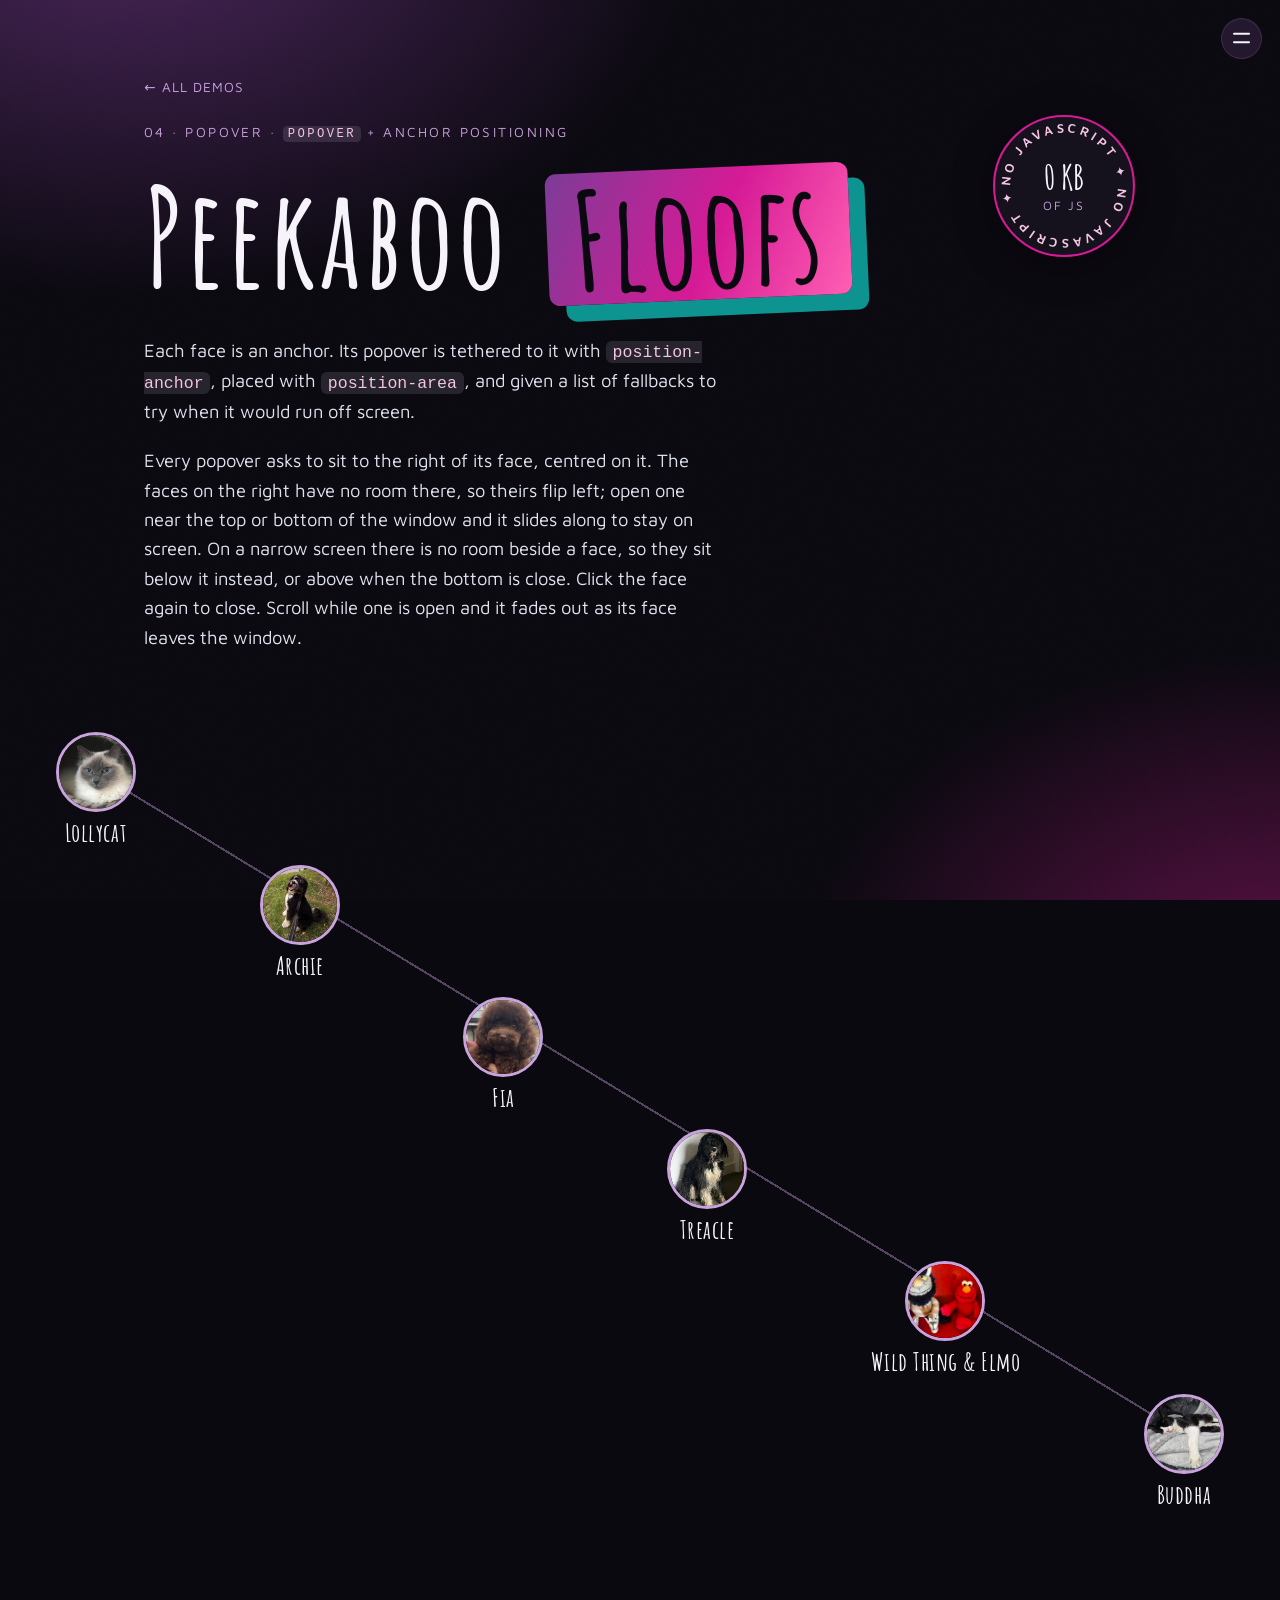
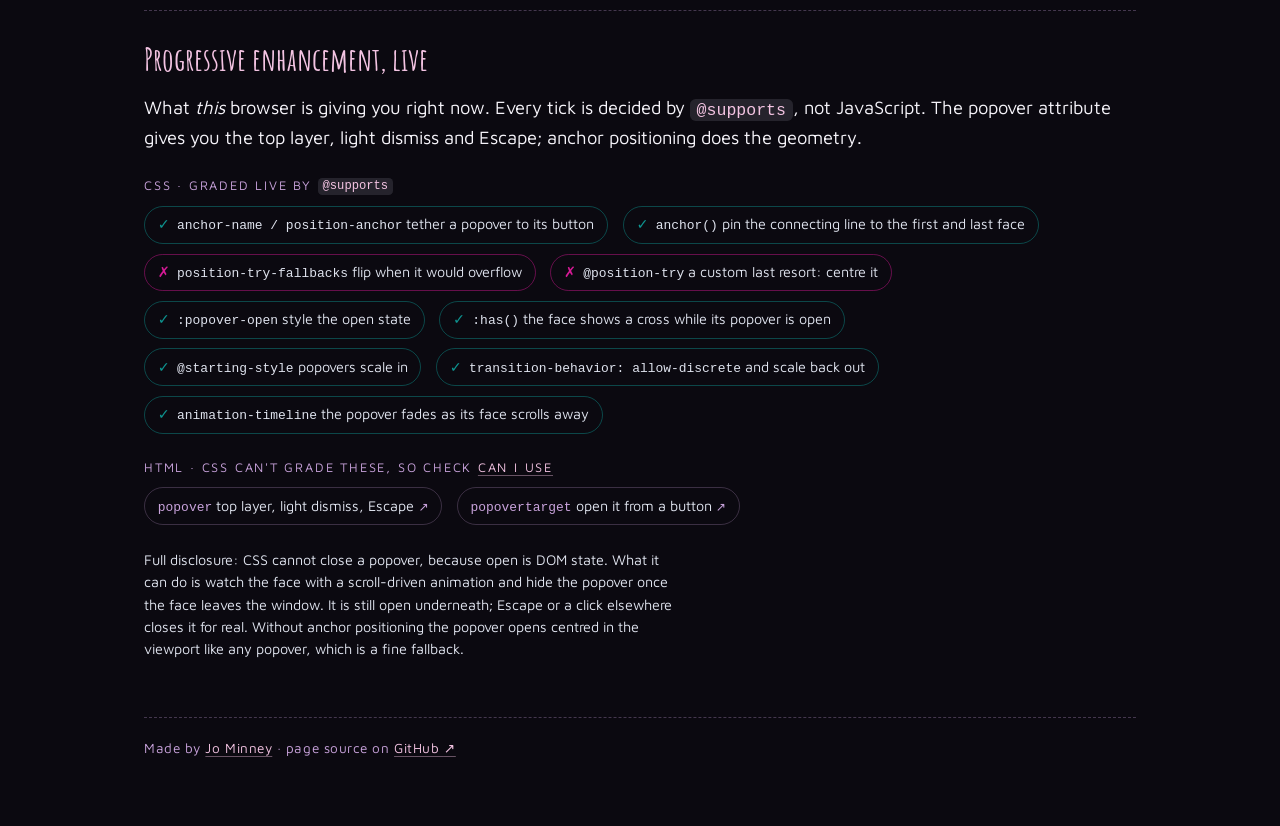
<file: demos/popover.html>
<!doctype html>
<html lang="en">
<head>
  <meta charset="utf-8">
  <meta name="viewport" content="width=device-width, initial-scale=1">
  <meta name="color-scheme" content="dark">
  <title>Peekaboo Floofs</title>

  <link rel="preload" href="../assets/fonts/amatic-sc-700-latin.woff2" as="font" type="font/woff2" crossorigin>
  <link rel="preload" href="../assets/fonts/maven-pro-400-700-latin.woff2" as="font" type="font/woff2" crossorigin>

  <link rel="stylesheet" href="../css/main.css">
  <!-- Hold first render until the parser reaches the colophon, so a
       cross-document view transition captures the whole page, not just the
       top of it. Ignored by browsers that don't know rel="expect". -->
  <link rel="expect" href="#end" blocking="render">
</head>
<body>
  <div class="page">

    <nav class="menu" aria-label="Site">
      <button class="menu__toggle round-btn" type="button" popovertarget="site-menu" aria-label="Menu">
        <span class="burger" aria-hidden="true"></span>
      </button>
      <div class="menu__panel card pop-in" id="site-menu" popover>
        <p class="menu__kicker"><a href="../index.html"><span aria-hidden="true">&larr;</span> All demos</a></p>
        <ol class="menu__list">
          <li><a href="accordion.html"><span class="ordinal" aria-hidden="true"></span><span class="lit-text">Accordion</span></a></li>
          <li><a href="tabs.html"><span class="ordinal" aria-hidden="true"></span><span class="lit-text">Tabs</span></a></li>
          <li><a href="modal.html"><span class="ordinal" aria-hidden="true"></span><span class="lit-text">Modal</span></a></li>
          <li><a href="popover.html" aria-current="page"><span class="ordinal" aria-hidden="true"></span><span class="lit-text">Popover</span></a></li>
          <li><a href="carousel.html"><span class="ordinal" aria-hidden="true"></span><span class="lit-text">Carousel</span></a></li>
          <li><a href="theme.html"><span class="ordinal" aria-hidden="true"></span><span class="lit-text">Light &amp; dark</span></a></li>
          <li><a href="marquee.html"><span class="ordinal" aria-hidden="true"></span><span class="lit-text">Marquee</span></a></li>
          <li><a href="submit.html"><span class="ordinal" aria-hidden="true"></span><span class="lit-text">Form</span></a></li>
          <li><a href="scroll.html"><span class="ordinal" aria-hidden="true"></span><span class="lit-text">Scroll-driven</span></a></li>
          <li><a href="gallery.html"><span class="ordinal" aria-hidden="true"></span><span class="lit-text">Filtered gallery</span></a></li>
        </ol>
        <a class="menu__repo" href="https://github.com/jomarieminney/css-demos">Source on GitHub <span aria-hidden="true">&nearr;</span></a>
      </div>
    </nav>

    <nav class="crumbs" aria-label="Breadcrumb"><a href="../index.html">&larr; All demos</a></nav>

    <header class="masthead">
      <p class="eyebrow">04 &middot; Popover &middot; <code>popover</code> + anchor positioning</p>

      <h1 class="title">Peekaboo <span class="title__slab">Floofs</span></h1>

      <p class="lede">Each face is an anchor. Its popover is tethered to it with <code>position-anchor</code>, placed with <code>position-area</code>, and given a list of fallbacks to try when it would run off screen.</p>
      <p class="lede">Every popover asks to sit to the right of its face, centred on it. The faces on the right have no room there, so theirs flip left; open one near the top or bottom of the window and it slides along to stay on screen. On a narrow screen there is no room beside a face, so they sit below it instead, or above when the bottom is close. Click the face again to close. Scroll while one is open and it fades out as its face leaves the window.</p>

      <svg class="badge" viewBox="0 0 140 140" role="img" aria-label="Zero kilobytes of JavaScript">
        <defs>
          <path id="badge-circle" d="M70,70 m-52,0 a52,52 0 1,1 104,0 a52,52 0 1,1 -104,0" />
        </defs>
        <circle class="badge__disc" cx="70" cy="70" r="68" />
        <g class="badge__ring">
          <text><textPath href="#badge-circle" textLength="322" lengthAdjust="spacing">NO JAVASCRIPT ✦ NO JAVASCRIPT ✦</textPath></text>
        </g>
        <text class="badge__big" x="70" y="74" text-anchor="middle">0 KB</text>
        <text class="badge__small" x="70" y="93" text-anchor="middle">of JS</text>
      </svg>
    </header>

    <main class="peekaboo">
      <div class="anchors">
        <button class="anchor-btn" popovertarget="pop-1">
          <img class="floof__thumb" src="../assets/photos/floofs/lollycat-jo.jpg" alt="" width="1200" height="900">
          <span class="floof__pet lit-text">Lollycat</span>
        </button>
        <button class="anchor-btn" popovertarget="pop-2">
          <img class="floof__thumb" src="../assets/photos/floofs/archie-michelle.jpg" alt="" width="923" height="1042">
          <span class="floof__pet lit-text">Archie</span>
        </button>
        <button class="anchor-btn" popovertarget="pop-3">
          <img class="floof__thumb" src="../assets/photos/floofs/fia-anders.jpg" alt="" width="762" height="838">
          <span class="floof__pet lit-text">Fia</span>
        </button>
        <button class="anchor-btn" popovertarget="pop-4">
          <img class="floof__thumb" src="../assets/photos/floofs/treacle-emmz.jpg" alt="" width="1131" height="1218">
          <span class="floof__pet lit-text">Treacle</span>
        </button>
        <button class="anchor-btn" popovertarget="pop-5">
          <img class="floof__thumb" src="../assets/photos/floofs/wild-thing-elmo-luise.jpg" alt="" width="1200" height="675">
          <span class="floof__pet lit-text">Wild Thing &amp; Elmo</span>
        </button>
        <button class="anchor-btn" popovertarget="pop-6">
          <img class="floof__thumb" src="../assets/photos/floofs/buddha-martin.jpg" alt="" width="1200" height="932">
          <span class="floof__pet lit-text">Buddha</span>
        </button>
      </div>

      <!-- ─────────────── Popover 1 ─────────────── -->
      <div class="card pop-in floof-pop" id="pop-1" popover>
        <div class="floof__body">

          <div class="floof__blurb">
            <h2 class="floof__pet lit-text">Lollycat</h2>
            <p class="floof__owner">former owner of <strong>Jo Minney</strong></p>
            <p class="floof__kicker">She was the sweetest kitty who ever was</p>
            <div class="rating" style="--rating: 15">
              <span class="rating__label">Floof rating</span>
              <span class="rating__track"><span class="rating__fill"></span></span>
              <span class="rating__value">15/10</span>
            </div>
          </div>
        </div>
      </div>

      <!-- ─────────────── Popover 2 ─────────────── -->
      <div class="card pop-in floof-pop" id="pop-2" popover>
        <div class="floof__body">

          <div class="floof__blurb">
            <h2 class="floof__pet lit-text">Archie</h2>
            <p class="floof__owner">superhero of <strong>Michelle Frost</strong></p>
            <p class="floof__kicker">Not all heroes wear capes</p>
            <div class="rating" style="--rating: 15">
              <span class="rating__label">Floof rating</span>
              <span class="rating__track"><span class="rating__fill"></span></span>
              <span class="rating__value">15/10</span>
            </div>
          </div>
        </div>
      </div>

      <!-- ─────────────── Popover 3 ─────────────── -->
      <div class="card pop-in floof-pop" id="pop-3" popover>
        <div class="floof__body">

          <div class="floof__blurb">
            <h2 class="floof__pet lit-text">Fia</h2>
            <p class="floof__owner">ridiculous toy of <strong>Anders Noras</strong></p>
            <p class="floof__kicker">Surely this level of adorable can't be real</p>
            <div class="rating" style="--rating: 13">
              <span class="rating__label">Floof rating</span>
              <span class="rating__track"><span class="rating__fill"></span></span>
              <span class="rating__value">13/10</span>
            </div>
          </div>
        </div>
      </div>

      <!-- ─────────────── Popover 4 ─────────────── -->
      <div class="card pop-in floof-pop" id="pop-4" popover>
        <div class="floof__body">

          <div class="floof__blurb">
            <h2 class="floof__pet lit-text">Treacle</h2>
            <p class="floof__owner">partner in crime of <strong>Emmz Rendle</strong></p>
            <p class="floof__kicker">This dog has seen some things</p>
            <div class="rating" style="--rating: 11">
              <span class="rating__label">Floof rating</span>
              <span class="rating__track"><span class="rating__fill"></span></span>
              <span class="rating__value">11/10</span>
            </div>
          </div>
        </div>
      </div>

      <!-- ─────────────── Popover 5 ─────────────── -->
      <div class="card pop-in floof-pop" id="pop-5" popover>
        <div class="floof__body">

          <div class="floof__blurb">
            <h2 class="floof__pet lit-text">Wild Thing &amp; Elmo</h2>
            <p class="floof__owner">support animals of <strong>Luise Freese</strong></p>
            <p class="floof__kicker">I don't think those count as pets</p>
            <div class="rating" style="--rating: 6">
              <span class="rating__label">Floof rating</span>
              <span class="rating__track"><span class="rating__fill"></span></span>
              <span class="rating__value">6/10</span>
            </div>
          </div>
        </div>
      </div>

      <!-- ─────────────── Popover 6 ─────────────── -->
      <div class="card pop-in floof-pop" id="pop-6" popover>
        <div class="floof__body">

          <div class="floof__blurb">
            <h2 class="floof__pet lit-text">Buddha</h2>
            <p class="floof__owner">owner of <strong>Martin Thwaites</strong></p>
            <p class="floof__kicker">Lavish me with attention, human</p>
            <div class="rating" style="--rating: 12">
              <span class="rating__label">Floof rating</span>
              <span class="rating__track"><span class="rating__fill"></span></span>
              <span class="rating__value">12/10</span>
            </div>
          </div>
        </div>
      </div>
    </main>

    <footer class="tech">
      <h2 class="tech__title">Progressive enhancement, live</h2>
      <p class="tech__sub">What <em>this</em> browser is giving you right now. Every tick is decided by <code>@supports</code>, not JavaScript. The popover attribute gives you the top layer, light dismiss and Escape; anchor positioning does the geometry.</p>

      <h3 class="tech__heading">CSS &middot; graded live by <code>@supports</code></h3>
      <ul class="tech__list">
        <li data-feature="anchor"><code>anchor-name / position-anchor</code> tether a popover to its button</li>
        <li data-feature="anchor"><code>anchor()</code> pin the connecting line to the first and last face</li>
        <li data-feature="position-try"><code>position-try-fallbacks</code> flip when it would overflow</li>
        <li data-feature="position-try"><code>@position-try</code> a custom last resort: centre it</li>
        <li data-feature="popover-open"><code>:popover-open</code> style the open state</li>
        <li data-feature="has"><code>:has()</code> the face shows a cross while its popover is open</li>
        <li data-feature="starting-style"><code>@starting-style</code> popovers scale in</li>
        <li data-feature="allow-discrete"><code>transition-behavior: allow-discrete</code> and scale back out</li>
        <li data-feature="scroll-timeline"><code>animation-timeline</code> the popover fades as its face scrolls away</li>
      </ul>

      <h3 class="tech__heading">HTML &middot; CSS can't grade these, so check <a href="https://caniuse.com/">Can I use</a></h3>
      <ul class="tech__list tech__list--links">
        <li><a href="https://caniuse.com/?search=popover"><code>popover</code> top layer, light dismiss, Escape</a></li>
        <li><a href="https://caniuse.com/?search=popovertarget"><code>popovertarget</code> open it from a button</a></li>
      </ul>

      <p class="tech__note">Full disclosure: CSS cannot close a popover, because open is DOM state. What it can do is watch the face with a scroll-driven animation and hide the popover once the face leaves the window. It is still open underneath; Escape or a click elsewhere closes it for real. Without anchor positioning the popover opens centred in the viewport like any popover, which is a fine fallback.</p>
    </footer>

    <footer class="colophon" id="end">
      <p>
        Made by <a href="https://jominney.com">Jo Minney</a>
        &middot; page source on <a href="https://github.com/jomarieminney/css-demos/blob/main/demos/popover.html" target="_blank" rel="noopener">GitHub <span aria-hidden="true">&nearr;</span><span class="visually-hidden"> (opens in a new tab)</span></a>
      </p>
    </footer>

  </div>
</body>
</html>
</file>
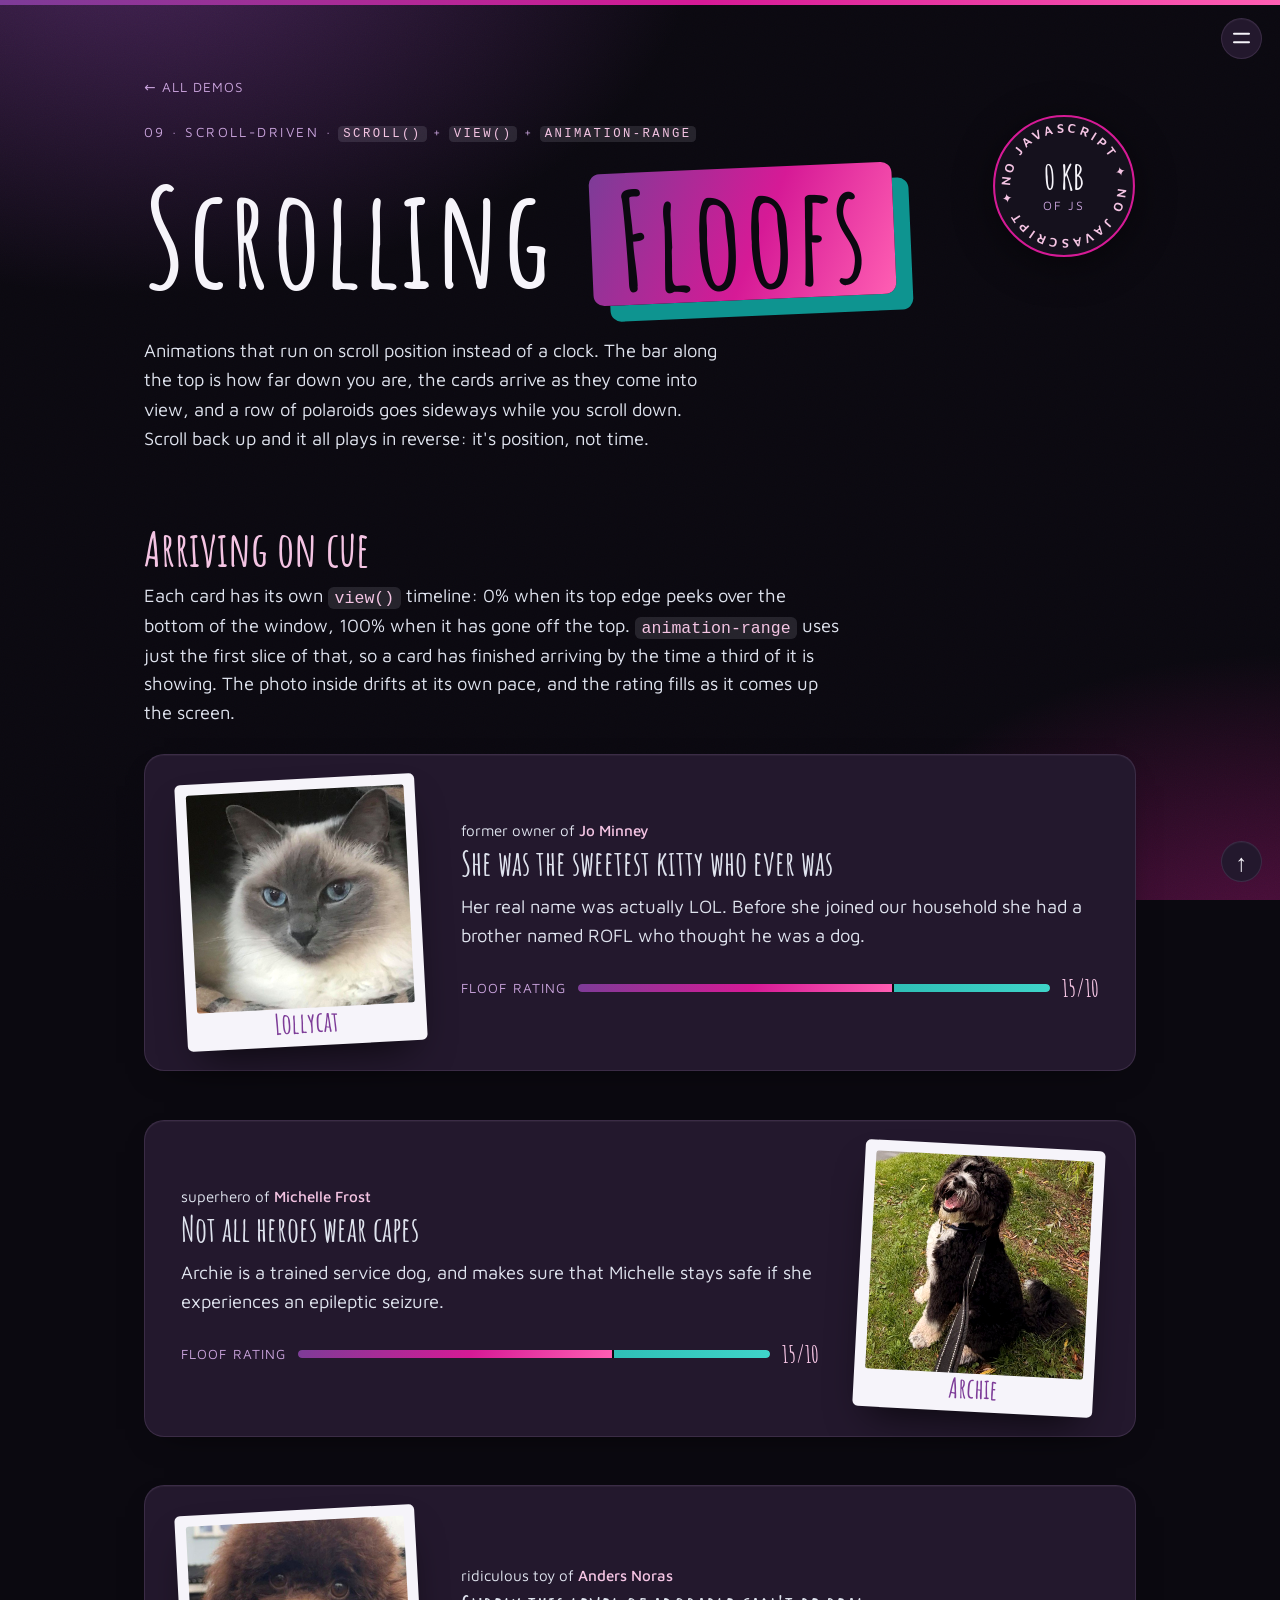
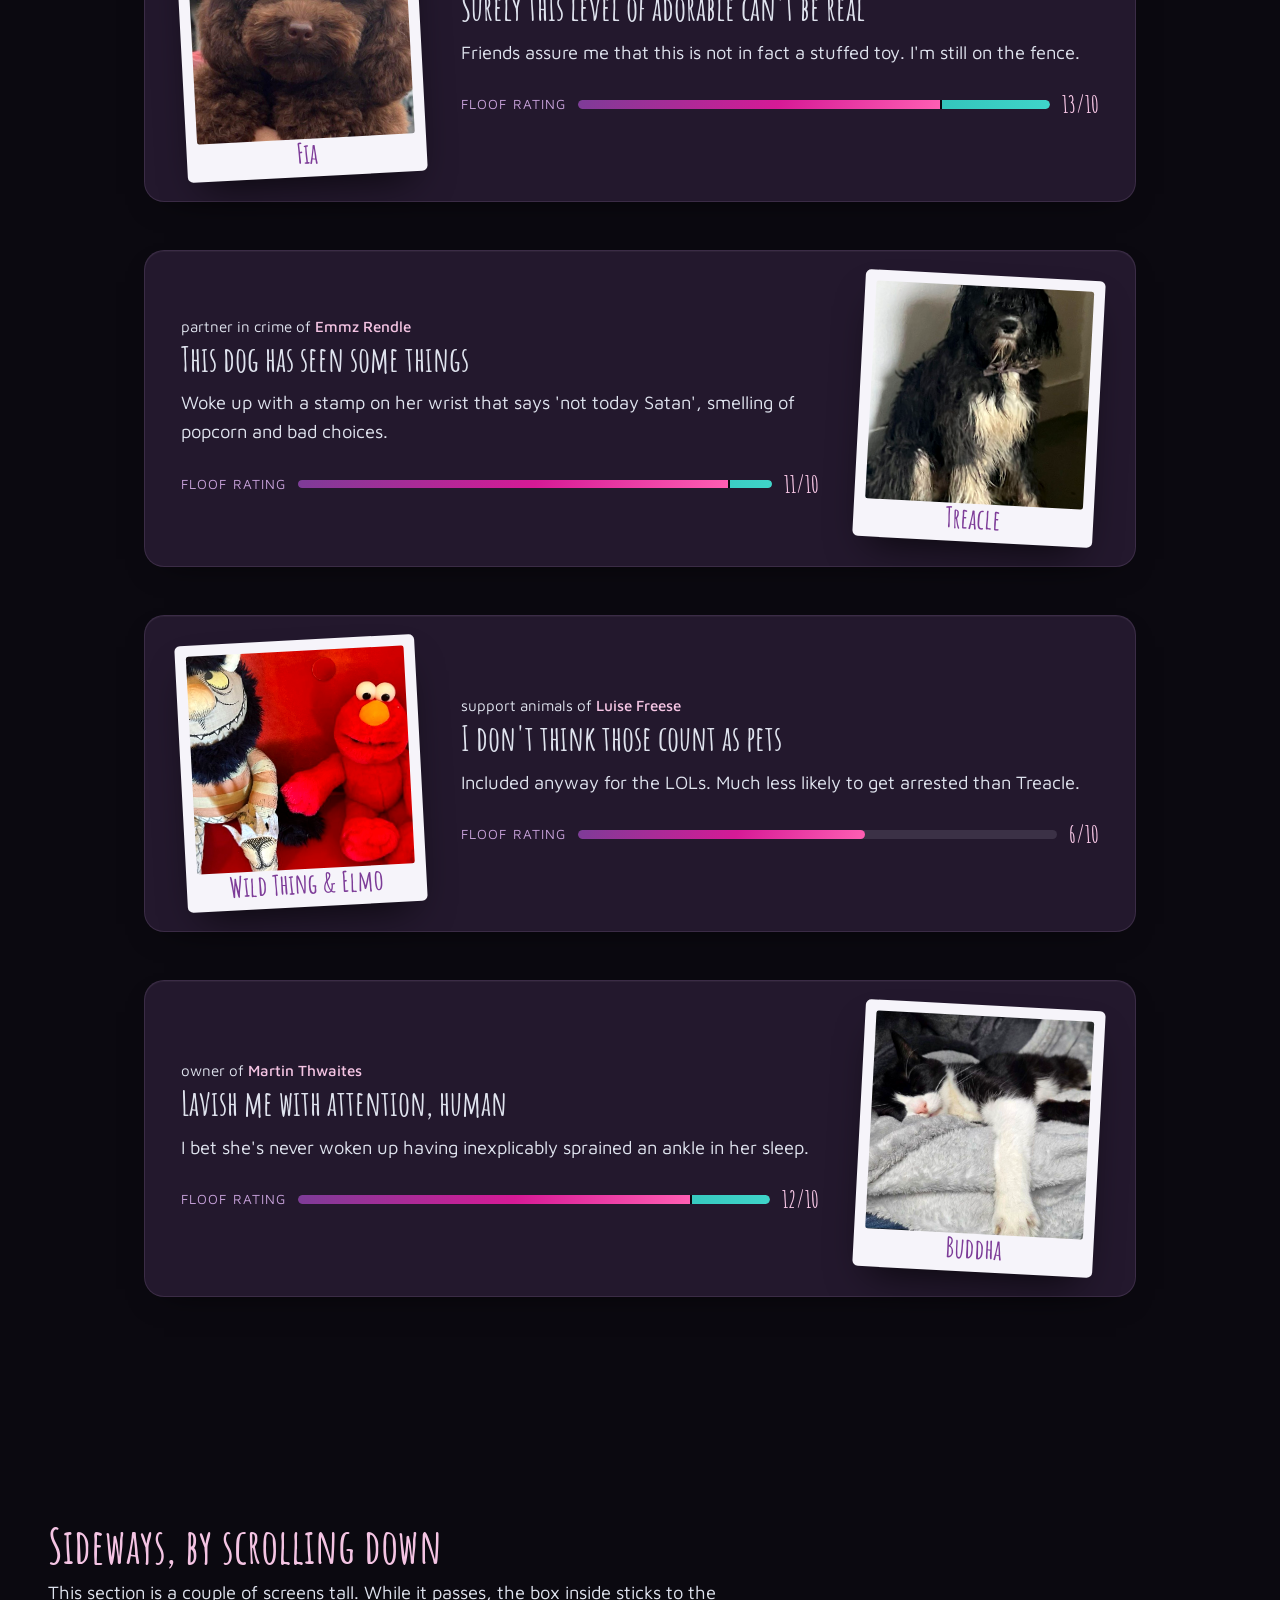
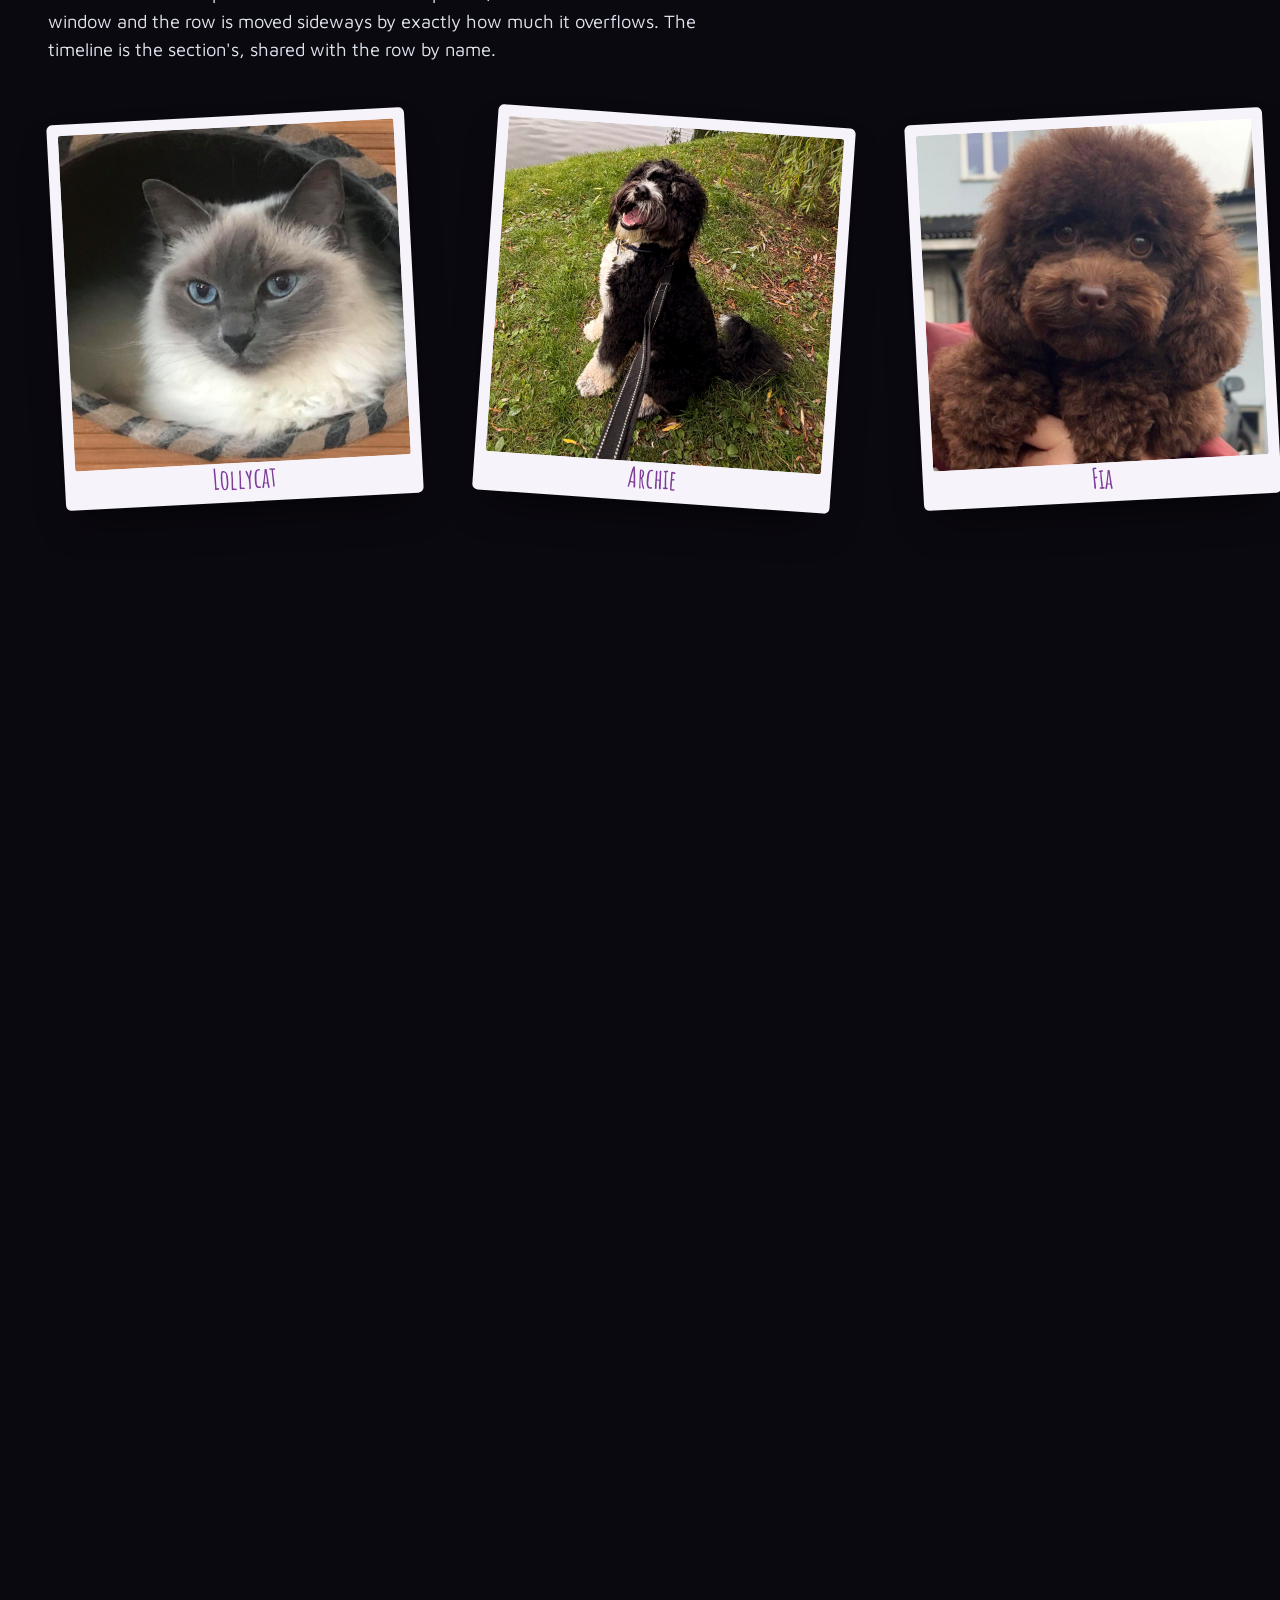
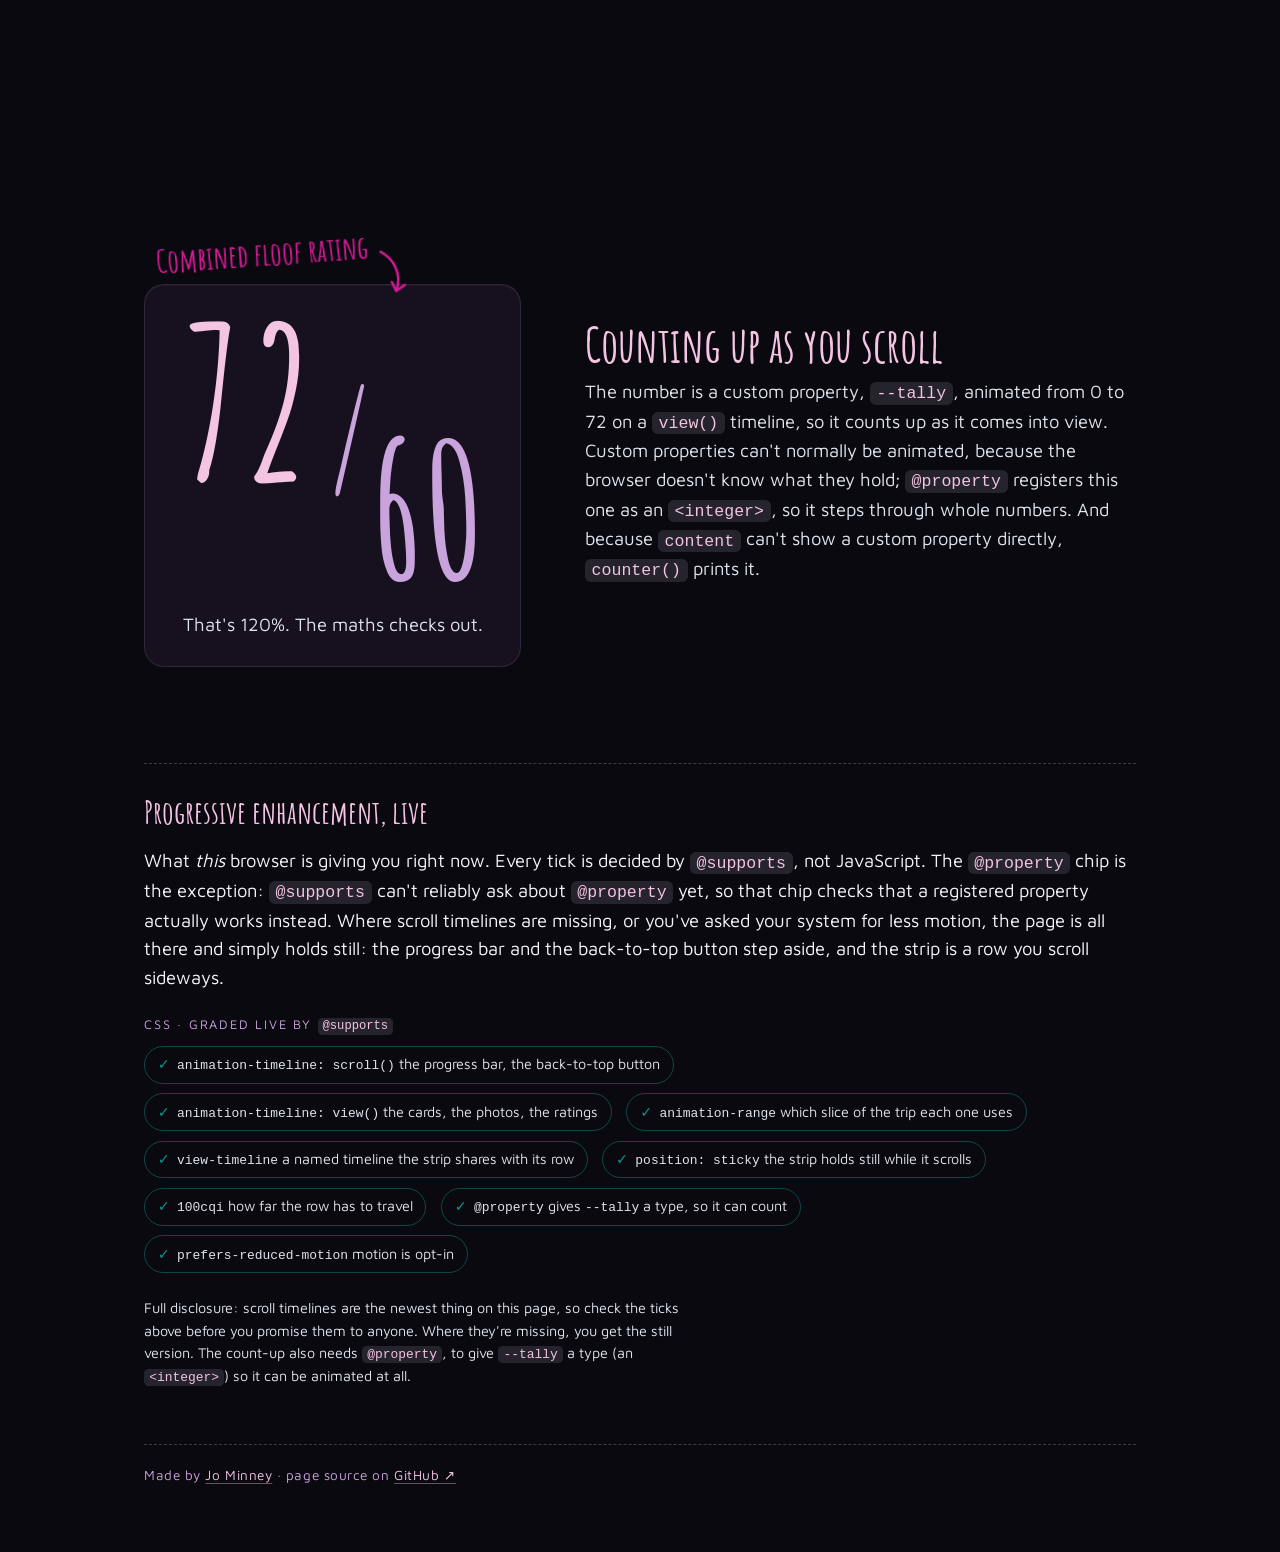
<file: demos/scroll.html>
<!doctype html>
<html lang="en">
<head>
  <meta charset="utf-8">
  <meta name="viewport" content="width=device-width, initial-scale=1">
  <meta name="color-scheme" content="dark">
  <title>Scrolling Floofs</title>

  <link rel="preload" href="../assets/fonts/amatic-sc-700-latin.woff2" as="font" type="font/woff2" crossorigin>
  <link rel="preload" href="../assets/fonts/maven-pro-400-700-latin.woff2" as="font" type="font/woff2" crossorigin>

  <link rel="stylesheet" href="../css/main.css">
  <!-- Hold first render until the parser reaches the colophon, so a
       cross-document view transition captures the whole page, not just the
       top of it. Ignored by browsers that don't know rel="expect". -->
  <link rel="expect" href="#end" blocking="render">
</head>
<body>
  <div class="page">

    <nav class="menu" aria-label="Site">
      <button class="menu__toggle round-btn" type="button" popovertarget="site-menu" aria-label="Menu">
        <span class="burger" aria-hidden="true"></span>
      </button>
      <div class="menu__panel card pop-in" id="site-menu" popover>
        <p class="menu__kicker"><a href="../index.html"><span aria-hidden="true">&larr;</span> All demos</a></p>
        <ol class="menu__list">
          <li><a href="accordion.html"><span class="ordinal" aria-hidden="true"></span><span class="lit-text">Accordion</span></a></li>
          <li><a href="tabs.html"><span class="ordinal" aria-hidden="true"></span><span class="lit-text">Tabs</span></a></li>
          <li><a href="modal.html"><span class="ordinal" aria-hidden="true"></span><span class="lit-text">Modal</span></a></li>
          <li><a href="popover.html"><span class="ordinal" aria-hidden="true"></span><span class="lit-text">Popover</span></a></li>
          <li><a href="carousel.html"><span class="ordinal" aria-hidden="true"></span><span class="lit-text">Carousel</span></a></li>
          <li><a href="theme.html"><span class="ordinal" aria-hidden="true"></span><span class="lit-text">Light &amp; dark</span></a></li>
          <li><a href="marquee.html"><span class="ordinal" aria-hidden="true"></span><span class="lit-text">Marquee</span></a></li>
          <li><a href="submit.html"><span class="ordinal" aria-hidden="true"></span><span class="lit-text">Form</span></a></li>
          <li><a href="scroll.html" aria-current="page"><span class="ordinal" aria-hidden="true"></span><span class="lit-text">Scroll-driven</span></a></li>
          <li><a href="gallery.html"><span class="ordinal" aria-hidden="true"></span><span class="lit-text">Filtered gallery</span></a></li>
        </ol>
        <a class="menu__repo" href="https://github.com/jomarieminney/css-demos">Source on GitHub <span aria-hidden="true">&nearr;</span></a>
      </div>
    </nav>

    <nav class="crumbs" aria-label="Breadcrumb"><a href="../index.html">&larr; All demos</a></nav>

    <!-- Scroll progress: a bar across the top that fills as you go down -->
    <div class="scroll-progress" aria-hidden="true"></div>

    <header class="masthead">
      <p class="eyebrow">09 &middot; Scroll-driven &middot; <code>scroll()</code> + <code>view()</code> + <code>animation-range</code></p>

      <h1 class="title">Scrolling <span class="title__slab">Floofs</span></h1>

      <p class="lede">Animations that run on scroll position instead of a clock. The bar along the top is how far down you are, the cards arrive as they come into view, and a row of polaroids goes sideways while you scroll down. Scroll back up and it all plays in reverse: it's position, not time.</p>

      <svg class="badge" viewBox="0 0 140 140" role="img" aria-label="Zero kilobytes of JavaScript">
        <defs>
          <path id="badge-circle" d="M70,70 m-52,0 a52,52 0 1,1 104,0 a52,52 0 1,1 -104,0" />
        </defs>
        <circle class="badge__disc" cx="70" cy="70" r="68" />
        <g class="badge__ring">
          <text><textPath href="#badge-circle" textLength="322" lengthAdjust="spacing">NO JAVASCRIPT ✦ NO JAVASCRIPT ✦</textPath></text>
        </g>
        <text class="badge__big" x="70" y="74" text-anchor="middle">0 KB</text>
        <text class="badge__small" x="70" y="93" text-anchor="middle">of JS</text>
      </svg>
    </header>

    <main class="scrolly">

      <section aria-labelledby="arrive-title">
        <h2 class="scrolly__title" id="arrive-title">Arriving on cue</h2>
        <p class="scrolly__sub">Each card has its own <code>view()</code> timeline: 0% when its top edge peeks over the bottom of the window, 100% when it has gone off the top. <code>animation-range</code> uses just the first slice of that, so a card has finished arriving by the time a third of it is showing. The photo inside drifts at its own pace, and the rating fills as it comes up the screen.</p>

        <ol class="arrivals">
          <li class="card arrival">
            <figure class="polaroid">
              <div class="arrival__frame"><img src="../assets/photos/floofs/lollycat-jo.jpg" alt="Lollycat, looking excellent" width="1200" height="900" loading="lazy" decoding="async"></div>
              <figcaption>Lollycat</figcaption>
            </figure>
            <div>
              <p class="floof__owner">former owner of <strong>Jo Minney</strong></p>
              <p class="floof__kicker">She was the sweetest kitty who ever was</p>
              <p>Her real name was actually LOL. Before she joined our household she had a brother named ROFL who thought he was a dog.</p>
              <div class="rating" style="--rating: 15">
                <span class="rating__label">Floof rating</span>
                <span class="rating__track"><span class="rating__fill"></span></span>
                <span class="rating__value">15/10</span>
              </div>
            </div>
          </li>
          <li class="card arrival">
            <figure class="polaroid">
              <div class="arrival__frame"><img src="../assets/photos/floofs/archie-michelle.jpg" alt="Archie, looking excellent" width="923" height="1042" loading="lazy" decoding="async"></div>
              <figcaption>Archie</figcaption>
            </figure>
            <div>
              <p class="floof__owner">superhero of <strong>Michelle Frost</strong></p>
              <p class="floof__kicker">Not all heroes wear capes</p>
              <p>Archie is a trained service dog, and makes sure that Michelle stays safe if she experiences an epileptic seizure.</p>
              <div class="rating" style="--rating: 15">
                <span class="rating__label">Floof rating</span>
                <span class="rating__track"><span class="rating__fill"></span></span>
                <span class="rating__value">15/10</span>
              </div>
            </div>
          </li>
          <li class="card arrival">
            <figure class="polaroid">
              <div class="arrival__frame"><img src="../assets/photos/floofs/fia-anders.jpg" alt="Fia, looking excellent" width="762" height="838" loading="lazy" decoding="async"></div>
              <figcaption>Fia</figcaption>
            </figure>
            <div>
              <p class="floof__owner">ridiculous toy of <strong>Anders Noras</strong></p>
              <p class="floof__kicker">Surely this level of adorable can't be real</p>
              <p>Friends assure me that this is not in fact a stuffed toy. I'm still on the fence.</p>
              <div class="rating" style="--rating: 13">
                <span class="rating__label">Floof rating</span>
                <span class="rating__track"><span class="rating__fill"></span></span>
                <span class="rating__value">13/10</span>
              </div>
            </div>
          </li>
          <li class="card arrival">
            <figure class="polaroid">
              <div class="arrival__frame"><img src="../assets/photos/floofs/treacle-emmz.jpg" alt="Treacle, looking excellent" width="1131" height="1218" loading="lazy" decoding="async"></div>
              <figcaption>Treacle</figcaption>
            </figure>
            <div>
              <p class="floof__owner">partner in crime of <strong>Emmz Rendle</strong></p>
              <p class="floof__kicker">This dog has seen some things</p>
              <p>Woke up with a stamp on her wrist that says 'not today Satan', smelling of popcorn and bad choices.</p>
              <div class="rating" style="--rating: 11">
                <span class="rating__label">Floof rating</span>
                <span class="rating__track"><span class="rating__fill"></span></span>
                <span class="rating__value">11/10</span>
              </div>
            </div>
          </li>
          <li class="card arrival">
            <figure class="polaroid">
              <div class="arrival__frame"><img src="../assets/photos/floofs/wild-thing-elmo-luise.jpg" alt="Wild Thing and Elmo, looking excellent" width="1200" height="675" loading="lazy" decoding="async"></div>
              <figcaption>Wild Thing &amp; Elmo</figcaption>
            </figure>
            <div>
              <p class="floof__owner">support animals of <strong>Luise Freese</strong></p>
              <p class="floof__kicker">I don't think those count as pets</p>
              <p>Included anyway for the LOLs. Much less likely to get arrested than Treacle.</p>
              <div class="rating" style="--rating: 6">
                <span class="rating__label">Floof rating</span>
                <span class="rating__track"><span class="rating__fill"></span></span>
                <span class="rating__value">6/10</span>
              </div>
            </div>
          </li>
          <li class="card arrival">
            <figure class="polaroid">
              <div class="arrival__frame"><img src="../assets/photos/floofs/buddha-martin.jpg" alt="Buddha, looking excellent" width="1200" height="932" loading="lazy" decoding="async"></div>
              <figcaption>Buddha</figcaption>
            </figure>
            <div>
              <p class="floof__owner">owner of <strong>Martin Thwaites</strong></p>
              <p class="floof__kicker">Lavish me with attention, human</p>
              <p>I bet she's never woken up having inexplicably sprained an ankle in her sleep.</p>
              <div class="rating" style="--rating: 12">
                <span class="rating__label">Floof rating</span>
                <span class="rating__track"><span class="rating__fill"></span></span>
                <span class="rating__value">12/10</span>
              </div>
            </div>
          </li>
        </ol>
      </section>

      <!-- A couple of screens tall when scroll timelines are on: the inner box
           sticks while the row slides across -->
      <section class="strip" aria-labelledby="strip-title">
        <div class="strip__sticky">
          <h2 class="scrolly__title" id="strip-title">Sideways, by scrolling down</h2>
          <p class="scrolly__sub">This section is a couple of screens tall. While it passes, the box inside sticks to the window and the row is moved sideways by exactly how much it overflows. The timeline is the section's, shared with the row by name.</p>
          <p class="strip__hint">This browser doesn't have scroll timelines, or you've asked for less motion, so here it's a row you scroll sideways instead.</p>
          <ul class="strip__track">
            <li>
              <figure class="polaroid">
                <img src="../assets/photos/floofs/lollycat-jo.jpg" alt="Lollycat" width="1200" height="900" loading="lazy" decoding="async">
                <figcaption>Lollycat</figcaption>
              </figure>
            </li>
            <li>
              <figure class="polaroid">
                <img src="../assets/photos/floofs/archie-michelle.jpg" alt="Archie" width="923" height="1042" loading="lazy" decoding="async">
                <figcaption>Archie</figcaption>
              </figure>
            </li>
            <li>
              <figure class="polaroid">
                <img src="../assets/photos/floofs/fia-anders.jpg" alt="Fia" width="762" height="838" loading="lazy" decoding="async">
                <figcaption>Fia</figcaption>
              </figure>
            </li>
            <li>
              <figure class="polaroid">
                <img src="../assets/photos/floofs/treacle-emmz.jpg" alt="Treacle" width="1131" height="1218" loading="lazy" decoding="async">
                <figcaption>Treacle</figcaption>
              </figure>
            </li>
            <li>
              <figure class="polaroid">
                <img src="../assets/photos/floofs/wild-thing-elmo-luise.jpg" alt="Wild Thing and Elmo" width="1200" height="675" loading="lazy" decoding="async">
                <figcaption>Wild Thing &amp; Elmo</figcaption>
              </figure>
            </li>
            <li>
              <figure class="polaroid">
                <img src="../assets/photos/floofs/buddha-martin.jpg" alt="Buddha" width="1200" height="932" loading="lazy" decoding="async">
                <figcaption>Buddha</figcaption>
              </figure>
            </li>
          </ul>
        </div>
      </section>

      <!-- Heading and how it works first, like the other sections; on wide
           screens the grid puts the number to their left. "Combined floof
           rating" isn't a heading, it's what the number IS, so it labels
           the figure (a <figcaption> names its <figure>). -->
      <section class="tally" aria-labelledby="tally-title">
        <h2 class="scrolly__title tally__title" id="tally-title">Counting up as you scroll</h2>
        <p class="scrolly__sub tally__how">The number is a custom property, <code>--tally</code>, animated from 0 to 72 on a <code>view()</code> timeline, so it counts up as it comes into view. Custom properties can't normally be animated, because the browser doesn't know what they hold; <code>@property</code> registers this one as an <code>&lt;integer&gt;</code>, so it steps through whole numbers. And because <code>content</code> can't show a custom property directly, <code>counter()</code> prints it.</p>
        <figure class="tally__figure">
          <figcaption class="tally__label">
            Combined floof rating
            <svg class="tally__arrow" viewBox="0 0 60 34" aria-hidden="true">
              <path pathLength="1" d="M4 6 C 22 0, 42 6, 52 24" />
              <path pathLength="1" d="M41 22 L53 26 L55 13" />
            </svg>
          </figcaption>
          <div class="tally__panel">
            <p class="tally__num">
              <span class="tally__frac" aria-hidden="true"><span class="tally__count"></span><span class="tally__slash">/</span><span class="tally__of">60</span></span>
              <span class="visually-hidden">72 out of 60</span>
            </p>
            <p>That's 120%. The maths checks out.</p>
          </div>
        </figure>
      </section>

      <a class="to-top round-btn" href="#top"><span aria-hidden="true">&uarr;</span><span class="visually-hidden">Back to top</span></a>
    </main>

    <footer class="tech">
      <h2 class="tech__title">Progressive enhancement, live</h2>
      <p class="tech__sub">What <em>this</em> browser is giving you right now. Every tick is decided by <code>@supports</code>, not JavaScript. The <code>@property</code> chip is the exception: <code>@supports</code> can't reliably ask about <code>@property</code> yet, so that chip checks that a registered property actually works instead. Where scroll timelines are missing, or you've asked your system for less motion, the page is all there and simply holds still: the progress bar and the back-to-top button step aside, and the strip is a row you scroll sideways.</p>

      <h3 class="tech__heading">CSS &middot; graded live by <code>@supports</code></h3>
      <ul class="tech__list">
        <li data-feature="scroll-progress"><code>animation-timeline: scroll()</code> the progress bar, the back-to-top button</li>
        <li data-feature="scroll-timeline"><code>animation-timeline: view()</code> the cards, the photos, the ratings</li>
        <li data-feature="animation-range"><code>animation-range</code> which slice of the trip each one uses</li>
        <li data-feature="view-timeline"><code>view-timeline</code> a named timeline the strip shares with its row</li>
        <li data-feature="sticky"><code>position: sticky</code> the strip holds still while it scrolls</li>
        <li data-feature="cq-units"><code>100cqi</code> how far the row has to travel</li>
        <li data-feature="property"><code>@property</code> gives <code>--tally</code> a type, so it can count</li>
        <li data-feature="prefers-reduced-motion"><code>prefers-reduced-motion</code> motion is opt-in</li>
      </ul>

      <p class="tech__note">Full disclosure: scroll timelines are the newest thing on this page, so check the ticks above before you promise them to anyone. Where they're missing, you get the still version. The count-up also needs <code>@property</code>, to give <code>--tally</code> a type (an <code>&lt;integer&gt;</code>) so it can be animated at all.</p>
    </footer>

    <footer class="colophon" id="end">
      <p>
        Made by <a href="https://jominney.com">Jo Minney</a>
        &middot; page source on <a href="https://github.com/jomarieminney/css-demos/blob/main/demos/scroll.html" target="_blank" rel="noopener">GitHub <span aria-hidden="true">&nearr;</span><span class="visually-hidden"> (opens in a new tab)</span></a>
      </p>
    </footer>

  </div>
</body>
</html>
</file>
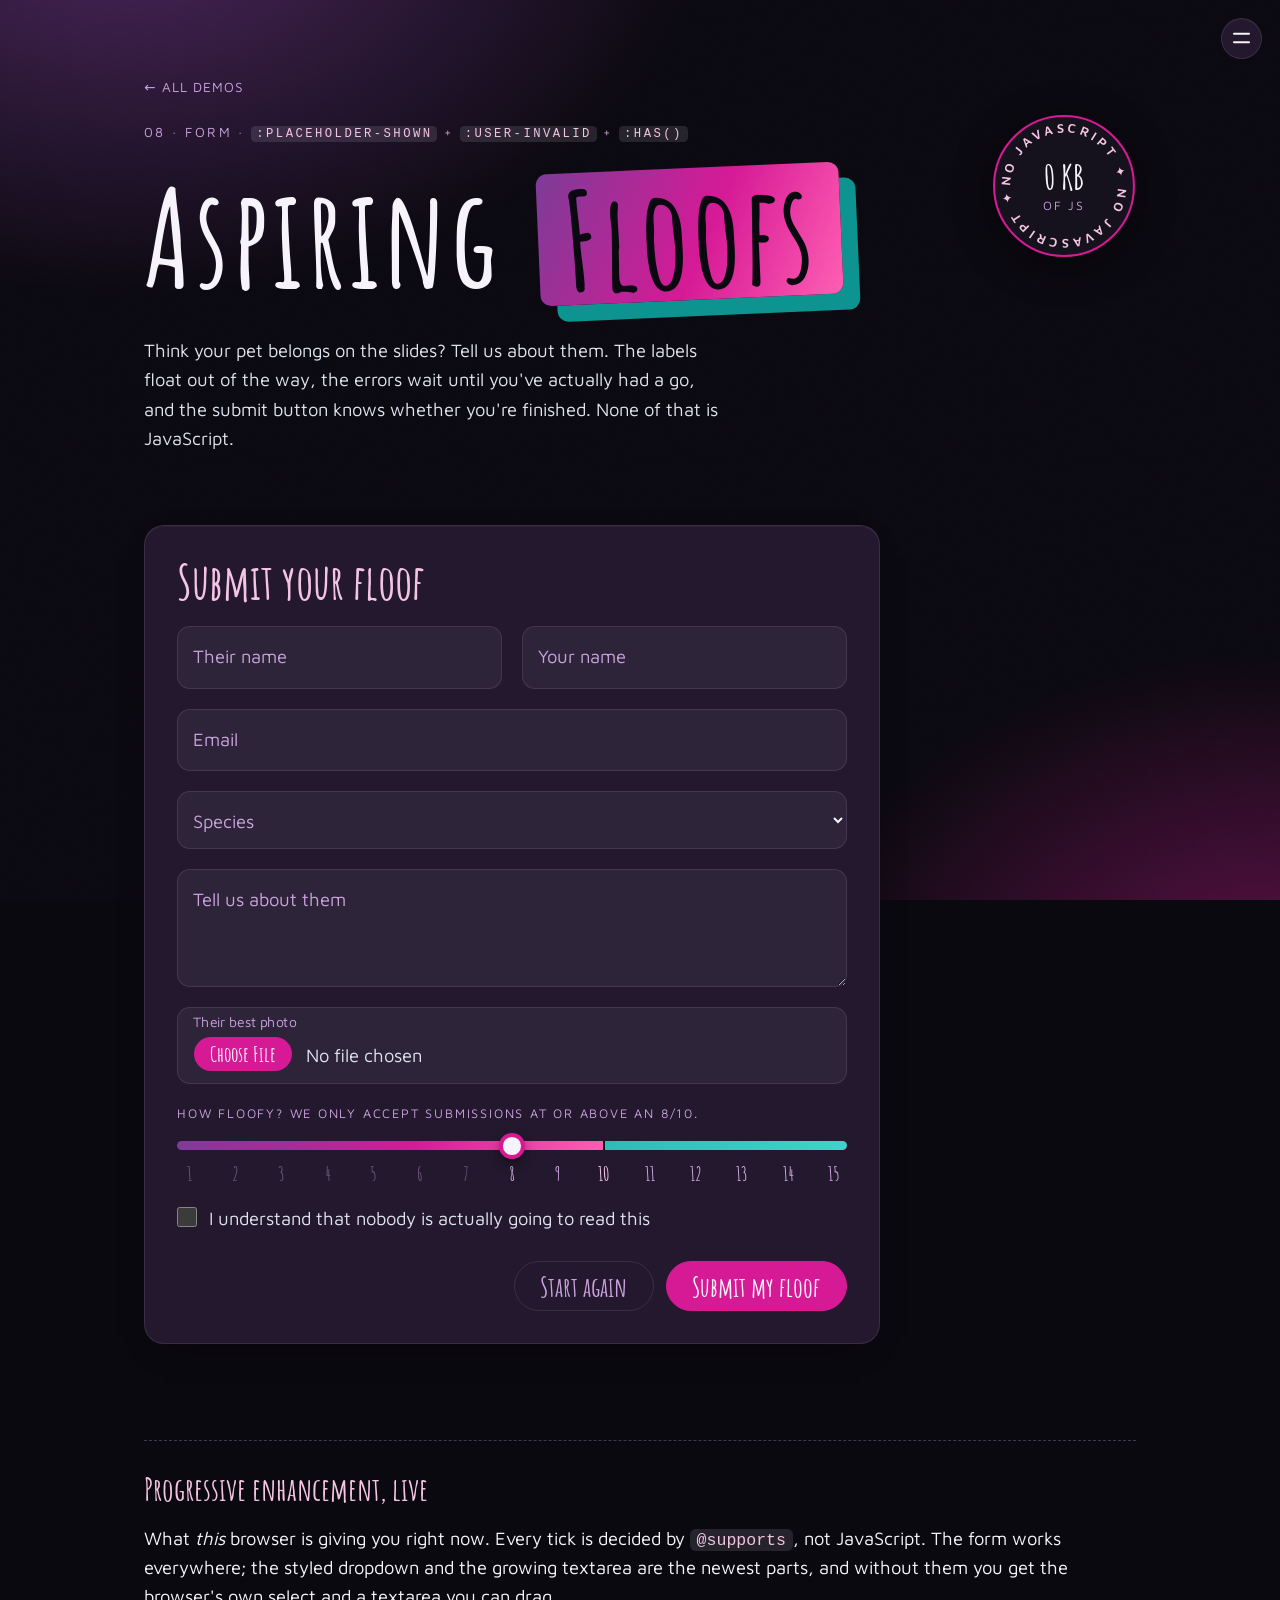
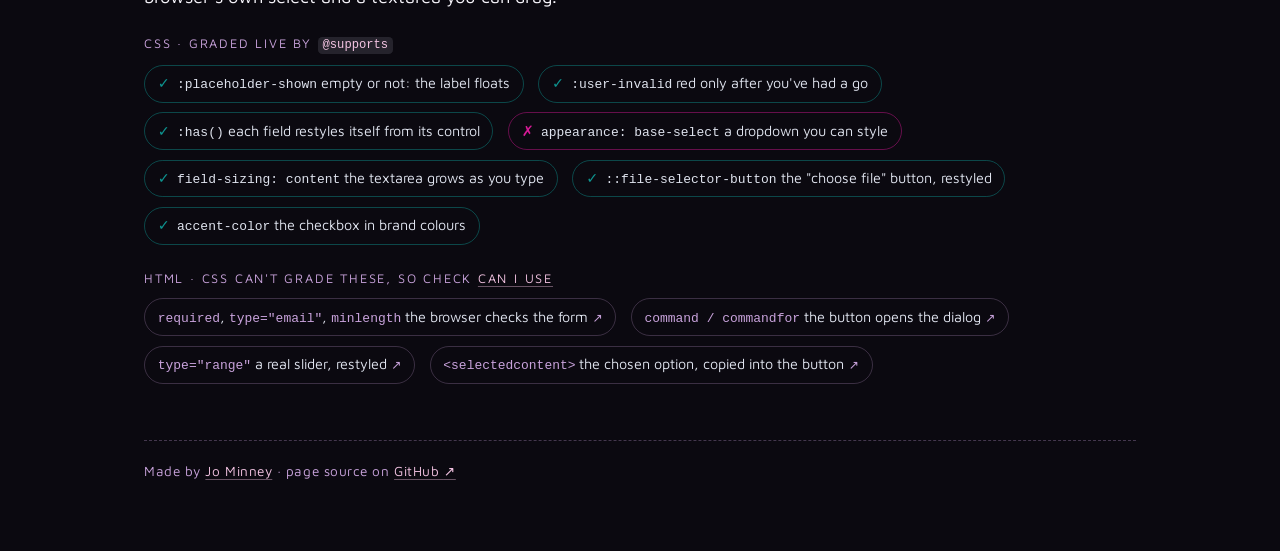
<file: demos/submit.html>
<!doctype html>
<html lang="en">
<head>
  <meta charset="utf-8">
  <meta name="viewport" content="width=device-width, initial-scale=1">
  <meta name="color-scheme" content="dark">
  <title>Aspiring Floofs</title>

  <link rel="preload" href="../assets/fonts/amatic-sc-700-latin.woff2" as="font" type="font/woff2" crossorigin>
  <link rel="preload" href="../assets/fonts/maven-pro-400-700-latin.woff2" as="font" type="font/woff2" crossorigin>

  <link rel="stylesheet" href="../css/main.css">
  <!-- Hold first render until the parser reaches the colophon, so a
       cross-document view transition captures the whole page, not just the
       top of it. Ignored by browsers that don't know rel="expect". -->
  <link rel="expect" href="#end" blocking="render">
</head>
<body>
  <div class="page">

    <nav class="menu" aria-label="Site">
      <button class="menu__toggle round-btn" type="button" popovertarget="site-menu" aria-label="Menu">
        <span class="burger" aria-hidden="true"></span>
      </button>
      <div class="menu__panel card pop-in" id="site-menu" popover>
        <p class="menu__kicker"><a href="../index.html"><span aria-hidden="true">&larr;</span> All demos</a></p>
        <ol class="menu__list">
          <li><a href="accordion.html"><span class="ordinal" aria-hidden="true"></span><span class="lit-text">Accordion</span></a></li>
          <li><a href="tabs.html"><span class="ordinal" aria-hidden="true"></span><span class="lit-text">Tabs</span></a></li>
          <li><a href="modal.html"><span class="ordinal" aria-hidden="true"></span><span class="lit-text">Modal</span></a></li>
          <li><a href="popover.html"><span class="ordinal" aria-hidden="true"></span><span class="lit-text">Popover</span></a></li>
          <li><a href="carousel.html"><span class="ordinal" aria-hidden="true"></span><span class="lit-text">Carousel</span></a></li>
          <li><a href="theme.html"><span class="ordinal" aria-hidden="true"></span><span class="lit-text">Light &amp; dark</span></a></li>
          <li><a href="marquee.html"><span class="ordinal" aria-hidden="true"></span><span class="lit-text">Marquee</span></a></li>
          <li><a href="submit.html" aria-current="page"><span class="ordinal" aria-hidden="true"></span><span class="lit-text">Form</span></a></li>
          <li><a href="scroll.html"><span class="ordinal" aria-hidden="true"></span><span class="lit-text">Scroll-driven</span></a></li>
          <li><a href="gallery.html"><span class="ordinal" aria-hidden="true"></span><span class="lit-text">Filtered gallery</span></a></li>
        </ol>
        <a class="menu__repo" href="https://github.com/jomarieminney/css-demos">Source on GitHub <span aria-hidden="true">&nearr;</span></a>
      </div>
    </nav>

    <nav class="crumbs" aria-label="Breadcrumb"><a href="../index.html">&larr; All demos</a></nav>

    <header class="masthead">
      <p class="eyebrow">08 &middot; Form &middot; <code>:placeholder-shown</code> + <code>:user-invalid</code> + <code>:has()</code></p>

      <h1 class="title">Aspiring <span class="title__slab">Floofs</span></h1>

      <p class="lede">Think your pet belongs on the slides? Tell us about them. The labels float out of the way, the errors wait until you've actually had a go, and the submit button knows whether you're finished. None of that is JavaScript.</p>

      <svg class="badge" viewBox="0 0 140 140" role="img" aria-label="Zero kilobytes of JavaScript">
        <defs>
          <path id="badge-circle" d="M70,70 m-52,0 a52,52 0 1,1 104,0 a52,52 0 1,1 -104,0" />
        </defs>
        <circle class="badge__disc" cx="70" cy="70" r="68" />
        <g class="badge__ring">
          <text><textPath href="#badge-circle" textLength="322" lengthAdjust="spacing">NO JAVASCRIPT ✦ NO JAVASCRIPT ✦</textPath></text>
        </g>
        <text class="badge__big" x="70" y="74" text-anchor="middle">0 KB</text>
        <text class="badge__small" x="70" y="93" text-anchor="middle">of JS</text>
      </svg>
    </header>

    <main class="apply">

      <!-- method="dialog" outside a <dialog> means a submit that passes
           validation goes nowhere: no reload, no query string. -->
      <form class="card apply__form" method="dialog" aria-labelledby="apply-title">
        <h2 class="apply__title" id="apply-title">Submit your floof</h2>

        <div class="apply__pair">
          <div class="field">
            <label class="field__label" for="pet-name">Their name</label>
            <input class="field__input" id="pet-name" name="pet" type="text" placeholder=" " required autocomplete="off">
            <p class="field__error">Every floof needs a name</p>
          </div>

          <div class="field">
            <label class="field__label" for="owner-name">Your name</label>
            <input class="field__input" id="owner-name" name="owner" type="text" placeholder=" " required autocomplete="name">
            <p class="field__error">So we know whose floof it is</p>
          </div>
        </div>

        <div class="field">
          <label class="field__label" for="email">Email</label>
          <input class="field__input" id="email" name="email" type="email" placeholder=" " required autocomplete="email">
          <p class="field__error">That doesn't look like an email address</p>
        </div>

        <div class="field">
          <label class="field__label" for="species">Species</label>
          <!-- The <button> and <selectedcontent> are for appearance: base-select.
               Browsers without it drop both tags while parsing, and the
               emoji spans' text stays, so it's an ordinary select there. -->
          <select class="field__input field__select" id="species" name="species" required>
            <button><selectedcontent></selectedcontent></button>
            <option value="" disabled selected hidden></option>
            <option value="cat"><span class="field__emoji" aria-hidden="true">🐱</span> Cat</option>
            <option value="dog"><span class="field__emoji" aria-hidden="true">🐶</span> Dog</option>
            <option value="plush"><span class="field__emoji" aria-hidden="true">🧸</span> Plushie</option>
            <option value="fish"><span class="field__emoji" aria-hidden="true">🐟</span> Fish</option>
          </select>
          <p class="field__error">Pick the closest. Nobody's checking.</p>
        </div>

        <div class="field">
          <label class="field__label" for="about">Tell us about them</label>
          <textarea class="field__input" id="about" name="about" rows="3" placeholder=" " required minlength="20"></textarea>
          <p class="field__error">A little more than that, please (20 characters or so)</p>
        </div>

        <div class="field field--static">
          <label class="field__label" for="photo">Their best photo</label>
          <input class="field__input" id="photo" name="photo" type="file" accept="image/*" required>
          <p class="field__error">No photo, no floof</p>
        </div>

        <div class="apply__range">
          <label class="apply__label" for="floofiness">How floofy? We only accept submissions at or above an 8/10.</label>
          <!-- The bar is drawn from 1 to 15; the real slider only covers
               8 to 15, so there's no way to pick anything lower -->
          <div class="slider__bar">
            <input class="slider" id="floofiness" name="floofiness" type="range" min="8" max="15" step="1" value="8">
          </div>
          <!-- CSS can't print the slider's value, so the scale is printed under it -->
          <div class="slider__scale" aria-hidden="true">
            <span>1</span><span>2</span><span>3</span><span>4</span><span>5</span><span>6</span><span>7</span><span>8</span><span>9</span><span>10</span><span>11</span><span>12</span><span>13</span><span>14</span><span>15</span>
          </div>
        </div>

        <label class="apply__consent">
          <input type="checkbox" name="consent" required>
          <span>I understand that nobody is actually going to read this</span>
        </label>

        <div class="apply__actions">
          <button class="apply__btn apply__btn--ghost" type="reset">Start again</button>
          <!-- Only one of these two shows at a time: see form:invalid in the CSS -->
          <button class="apply__btn apply__btn--check" type="submit">Submit my floof</button>
          <button class="apply__btn apply__btn--go" type="button" commandfor="lol-no" command="show-modal">Submit my floof</button>
        </div>
      </form>


      <dialog class="card pop-in floof-dialog lol-no" id="lol-no" closedby="any" aria-labelledby="lol-no-title">
        <header class="floof-dialog__head">
          <div class="floof__names">
            <h2 class="floof__pet lit-text" id="lol-no-title">Lol no.</h2>
          </div>
          <button class="round-btn plus-x" commandfor="lol-no" command="close" aria-label="Close"></button>
        </header>
        <div class="lol-no__body">
          <p>I'm not reading a hundred submissions every time I give a talk.</p>
          <p>But thank you. I'm sure your floof is excellent. At least an 8/10.</p>
          <button class="apply__btn" commandfor="lol-no" command="close">Fair enough</button>
        </div>
      </dialog>
    </main>

    <footer class="tech">
      <h2 class="tech__title">Progressive enhancement, live</h2>
      <p class="tech__sub">What <em>this</em> browser is giving you right now. Every tick is decided by <code>@supports</code>, not JavaScript. The form works everywhere; the styled dropdown and the growing textarea are the newest parts, and without them you get the browser's own select and a textarea you can drag.</p>

      <h3 class="tech__heading">CSS &middot; graded live by <code>@supports</code></h3>
      <ul class="tech__list">
        <li data-feature="placeholder-shown"><code>:placeholder-shown</code> empty or not: the label floats</li>
        <li data-feature="user-invalid"><code>:user-invalid</code> red only after you've had a go</li>
        <li data-feature="has"><code>:has()</code> each field restyles itself from its control</li>
        <li data-feature="base-select"><code>appearance: base-select</code> a dropdown you can style</li>
        <li data-feature="field-sizing"><code>field-sizing: content</code> the textarea grows as you type</li>
        <li data-feature="file-button"><code>::file-selector-button</code> the "choose file" button, restyled</li>
        <li data-feature="accent-color"><code>accent-color</code> the checkbox in brand colours</li>
      </ul>

      <h3 class="tech__heading">HTML &middot; CSS can't grade these, so check <a href="https://caniuse.com/">Can I use</a></h3>
      <ul class="tech__list tech__list--links">
        <li><a href="https://caniuse.com/form-validation"><code>required</code>, <code>type="email"</code>, <code>minlength</code> the browser checks the form</a></li>
        <li><a href="https://caniuse.com/?search=commandfor"><code>command / commandfor</code> the button opens the dialog</a></li>
        <li><a href="https://caniuse.com/input-range"><code>type="range"</code> a real slider, restyled</a></li>
        <li><a href="https://caniuse.com/?search=selectedcontent"><code>&lt;selectedcontent&gt;</code> the chosen option, copied into the button</a></li>
      </ul>

    </footer>

    <footer class="colophon" id="end">
      <p>
        Made by <a href="https://jominney.com">Jo Minney</a>
        &middot; page source on <a href="https://github.com/jomarieminney/css-demos/blob/main/demos/submit.html" target="_blank" rel="noopener">GitHub <span aria-hidden="true">&nearr;</span><span class="visually-hidden"> (opens in a new tab)</span></a>
      </p>
    </footer>

  </div>
</body>
</html>
</file>
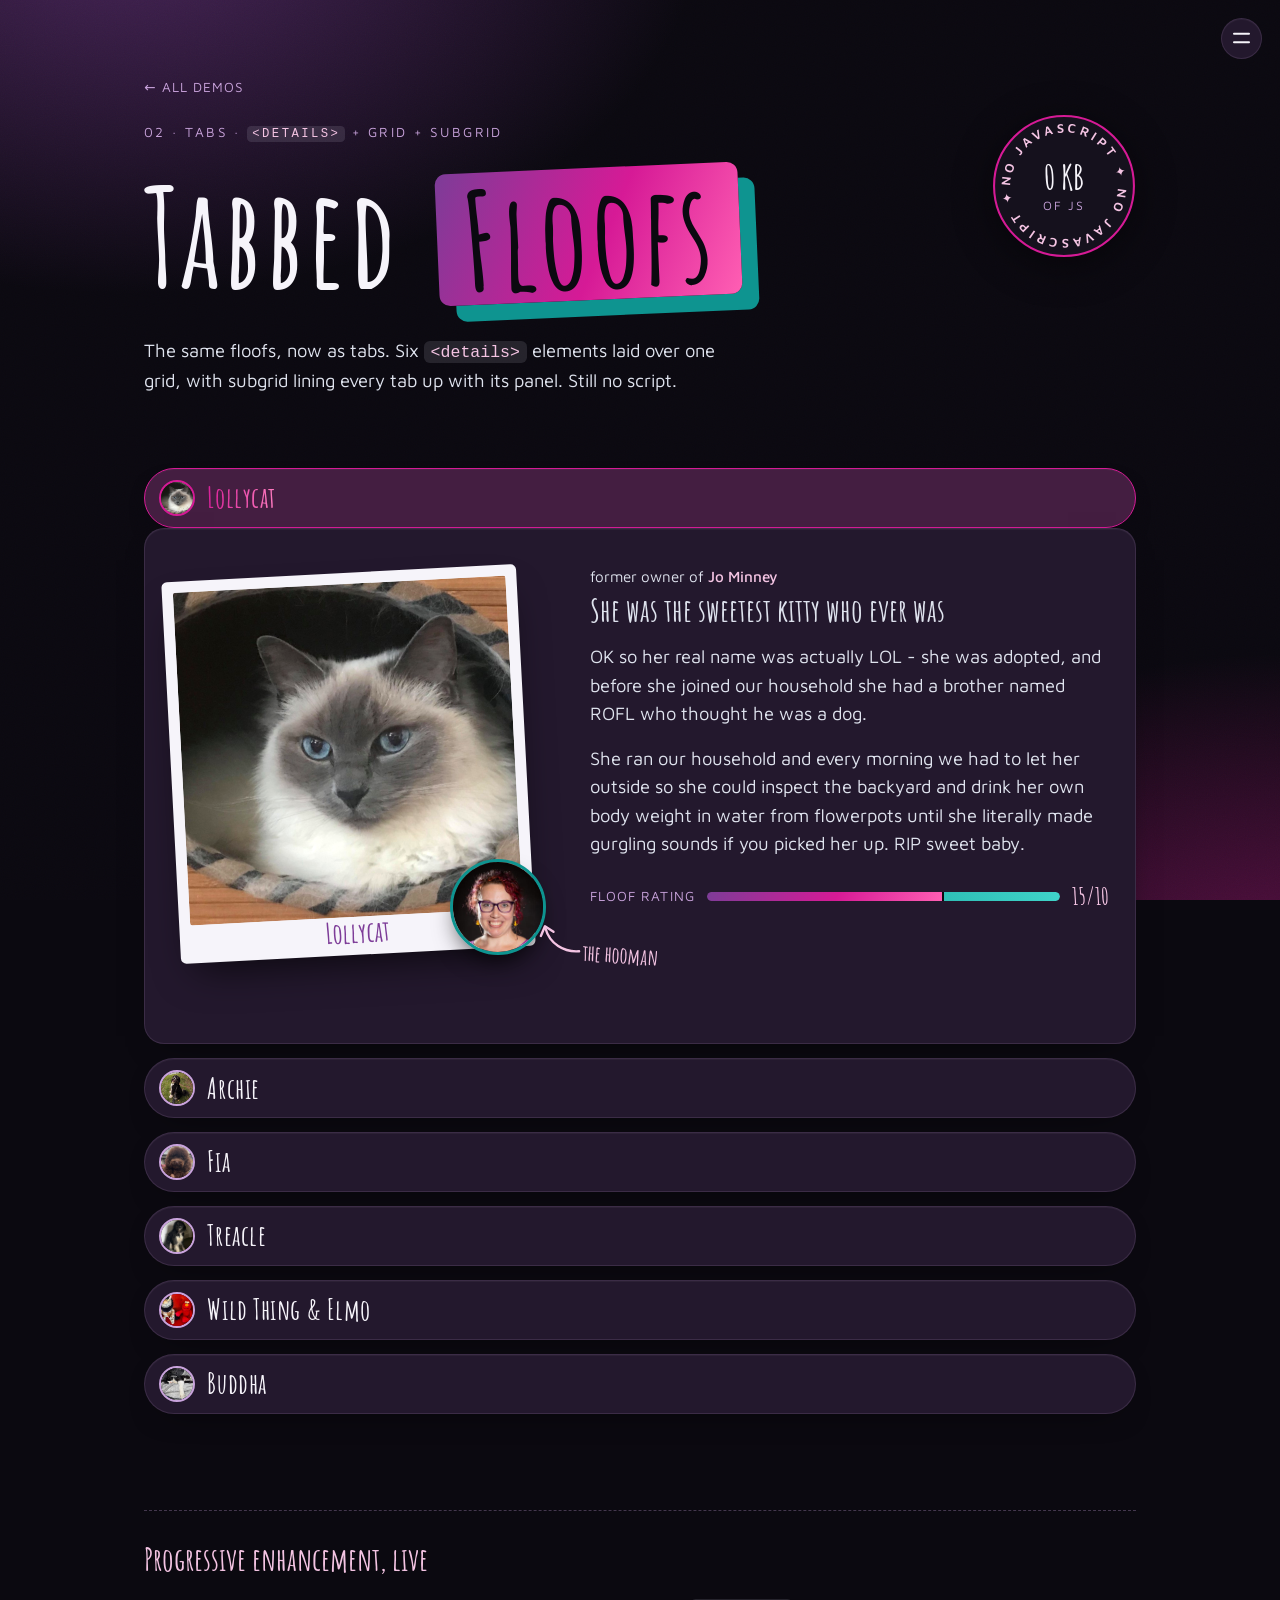
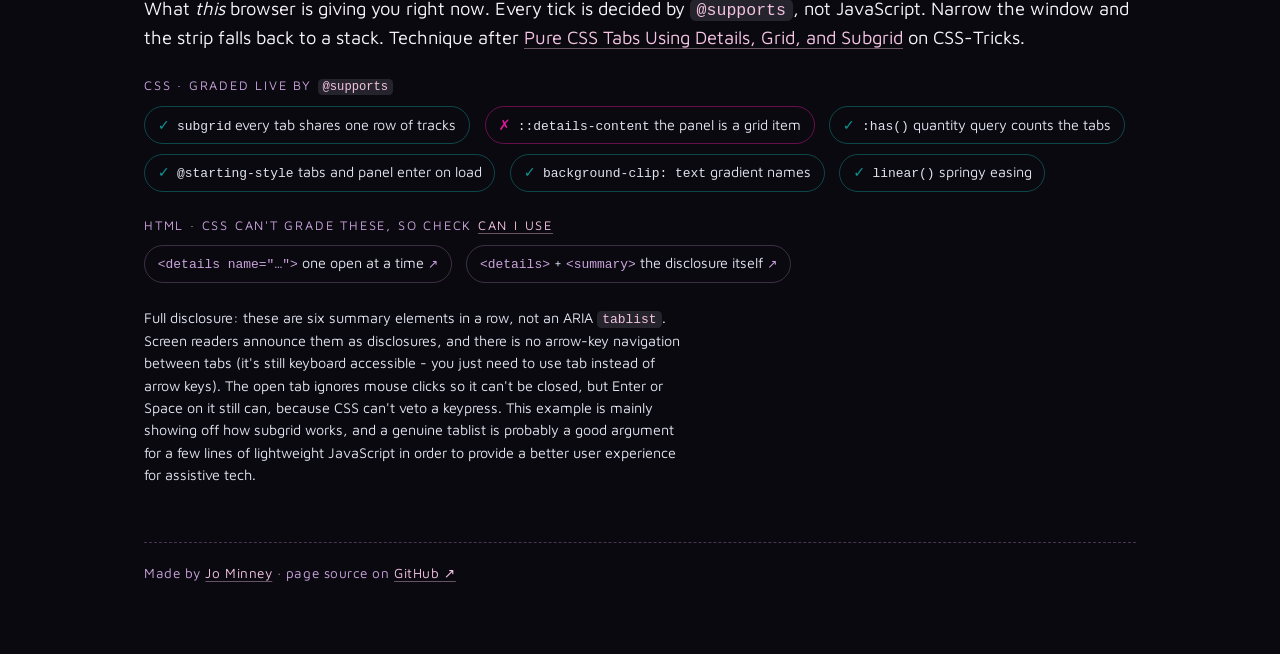
<file: demos/tabs.html>
<!doctype html>
<html lang="en">
<head>
  <meta charset="utf-8">
  <meta name="viewport" content="width=device-width, initial-scale=1">
  <meta name="color-scheme" content="dark">
  <title>Tabbed Floofs</title>

  <link rel="preload" href="../assets/fonts/amatic-sc-700-latin.woff2" as="font" type="font/woff2" crossorigin>
  <link rel="preload" href="../assets/fonts/maven-pro-400-700-latin.woff2" as="font" type="font/woff2" crossorigin>

  <link rel="stylesheet" href="../css/main.css">
  <!-- Hold first render until the parser reaches the colophon, so a
       cross-document view transition captures the whole page, not just the
       top of it. Ignored by browsers that don't know rel="expect". -->
  <link rel="expect" href="#end" blocking="render">
</head>
<body>
  <div class="page">

    <nav class="menu" aria-label="Site">
      <button class="menu__toggle round-btn" type="button" popovertarget="site-menu" aria-label="Menu">
        <span class="burger" aria-hidden="true"></span>
      </button>
      <div class="menu__panel card pop-in" id="site-menu" popover>
        <p class="menu__kicker"><a href="../index.html"><span aria-hidden="true">&larr;</span> All demos</a></p>
        <ol class="menu__list">
          <li><a href="accordion.html"><span class="ordinal" aria-hidden="true"></span><span class="lit-text">Accordion</span></a></li>
          <li><a href="tabs.html" aria-current="page"><span class="ordinal" aria-hidden="true"></span><span class="lit-text">Tabs</span></a></li>
          <li><a href="modal.html"><span class="ordinal" aria-hidden="true"></span><span class="lit-text">Modal</span></a></li>
          <li><a href="popover.html"><span class="ordinal" aria-hidden="true"></span><span class="lit-text">Popover</span></a></li>
          <li><a href="carousel.html"><span class="ordinal" aria-hidden="true"></span><span class="lit-text">Carousel</span></a></li>
          <li><a href="theme.html"><span class="ordinal" aria-hidden="true"></span><span class="lit-text">Light &amp; dark</span></a></li>
          <li><a href="marquee.html"><span class="ordinal" aria-hidden="true"></span><span class="lit-text">Marquee</span></a></li>
          <li><a href="submit.html"><span class="ordinal" aria-hidden="true"></span><span class="lit-text">Form</span></a></li>
          <li><a href="scroll.html"><span class="ordinal" aria-hidden="true"></span><span class="lit-text">Scroll-driven</span></a></li>
          <li><a href="gallery.html"><span class="ordinal" aria-hidden="true"></span><span class="lit-text">Filtered gallery</span></a></li>
        </ol>
        <a class="menu__repo" href="https://github.com/jomarieminney/css-demos">Source on GitHub <span aria-hidden="true">&nearr;</span></a>
      </div>
    </nav>

    <nav class="crumbs" aria-label="Breadcrumb"><a href="../index.html">&larr; All demos</a></nav>

    <header class="masthead">
      <p class="eyebrow">02 &middot; Tabs &middot; <code>&lt;details&gt;</code> + grid + subgrid</p>

      <h1 class="title">Tabbed <span class="title__slab">Floofs</span></h1>

      <p class="lede">The same floofs, now as tabs. Six <code>&lt;details&gt;</code> elements laid over one grid, with subgrid lining every tab up with its panel. Still no script.</p>

      <svg class="badge" viewBox="0 0 140 140" role="img" aria-label="Zero kilobytes of JavaScript">
        <defs>
          <path id="badge-circle" d="M70,70 m-52,0 a52,52 0 1,1 104,0 a52,52 0 1,1 -104,0" />
        </defs>
        <circle class="badge__disc" cx="70" cy="70" r="68" />
        <g class="badge__ring">
          <text><textPath href="#badge-circle" textLength="322" lengthAdjust="spacing">NO JAVASCRIPT ✦ NO JAVASCRIPT ✦</textPath></text>
        </g>
        <text class="badge__big" x="70" y="74" text-anchor="middle">0 KB</text>
        <text class="badge__small" x="70" y="93" text-anchor="middle">of JS</text>
      </svg>
    </header>

    <main class="tabs">

      <!-- ─────────────── Tab 1 ─────────────── -->
      <details class="tab" name="floof-tabs" open>
        <summary>
          <img class="floof__thumb" src="../assets/photos/floofs/lollycat-jo.jpg" alt="" width="1200" height="900">
          <span class="floof__pet lit-text">Lollycat</span>
        </summary>

        <div class="card tab__panel">
          <div class="floof__body">
            <div class="floof__photos">
              <figure class="polaroid">
                <img src="../assets/photos/floofs/lollycat-jo.jpg" alt="Lollycat, looking excellent" width="1200" height="900" loading="lazy" decoding="async">
                <figcaption>Lollycat</figcaption>
              </figure>
              <figure class="hooman">
                <img src="../assets/photos/hoomans/jominney.jpg" alt="Jo Minney" width="400" height="400" loading="lazy" decoding="async">
                <figcaption>
                  the hooman
                  <svg class="hooman__arrow" viewBox="0 0 60 34" aria-hidden="true">
                    <path pathLength="1" d="M4 6 C 22 0, 42 6, 52 24" />
                    <path pathLength="1" d="M41 22 L53 26 L55 13" />
                  </svg>
                </figcaption>
              </figure>
            </div>

            <div class="floof__blurb">
              <p class="floof__owner">former owner of <strong>Jo Minney</strong></p>
              <p class="floof__kicker">She was the sweetest kitty who ever was</p>
              <p>OK so her real name was actually LOL - she was adopted, and before she joined our household she had a brother named ROFL who thought he was a dog.</p>
              <p>She ran our household and every morning we had to let her outside so she could inspect the backyard and drink her own body weight in water from flowerpots until she literally made gurgling sounds if you picked her up. RIP sweet baby.</p>
              <div class="rating" style="--rating: 15">
                <span class="rating__label">Floof rating</span>
                <span class="rating__track"><span class="rating__fill"></span></span>
                <span class="rating__value">15/10</span>
              </div>
            </div>
          </div>
        </div>
      </details>

      <!-- ─────────────── Tab 2 ─────────────── -->
      <details class="tab" name="floof-tabs">
        <summary>
          <img class="floof__thumb" src="../assets/photos/floofs/archie-michelle.jpg" alt="" width="923" height="1042">
          <span class="floof__pet lit-text">Archie</span>
        </summary>

        <div class="card tab__panel">
          <div class="floof__body">
            <div class="floof__photos">
              <figure class="polaroid">
                <img src="../assets/photos/floofs/archie-michelle.jpg" alt="Archie, looking excellent" width="923" height="1042" loading="lazy" decoding="async">
                <figcaption>Archie</figcaption>
              </figure>
              <figure class="hooman">
                <img src="../assets/photos/hoomans/michellefrost.jpg" alt="Michelle Frost" width="340" height="340" loading="lazy" decoding="async">
                <figcaption>
                  the hooman
                  <svg class="hooman__arrow" viewBox="0 0 60 34" aria-hidden="true">
                    <path pathLength="1" d="M4 6 C 22 0, 42 6, 52 24" />
                    <path pathLength="1" d="M41 22 L53 26 L55 13" />
                  </svg>
                </figcaption>
              </figure>
            </div>

            <div class="floof__blurb">
              <p class="floof__owner">superhero of <strong>Michelle Frost</strong></p>
              <p class="floof__kicker">Not all heroes wear capes</p>
              <p>Although, I'm sure you'll agree that Archie would look very dashing in a cape. If you run into Michelle at a conference you might even get to meet him!</p>
              <p>Archie is a trained service dog, and makes sure that Michelle stays safe if she experiences an epileptic seizure.</p>
              <div class="rating" style="--rating: 15">
                <span class="rating__label">Floof rating</span>
                <span class="rating__track"><span class="rating__fill"></span></span>
                <span class="rating__value">15/10</span>
              </div>
            </div>
          </div>
        </div>
      </details>

      <!-- ─────────────── Tab 3 ─────────────── -->
      <details class="tab" name="floof-tabs">
        <summary>
          <img class="floof__thumb" src="../assets/photos/floofs/fia-anders.jpg" alt="" width="762" height="838">
          <span class="floof__pet lit-text">Fia</span>
        </summary>

        <div class="card tab__panel">
          <div class="floof__body">
            <div class="floof__photos">
              <figure class="polaroid">
                <img src="../assets/photos/floofs/fia-anders.jpg" alt="Fia, looking excellent" width="762" height="838" loading="lazy" decoding="async">
                <figcaption>Fia</figcaption>
              </figure>
              <figure class="hooman">
                <img src="../assets/photos/hoomans/andersnoras.jpg" alt="Anders Noras" width="400" height="400" loading="lazy" decoding="async">
                <figcaption>
                  the hooman
                  <svg class="hooman__arrow" viewBox="0 0 60 34" aria-hidden="true">
                    <path pathLength="1" d="M4 6 C 22 0, 42 6, 52 24" />
                    <path pathLength="1" d="M41 22 L53 26 L55 13" />
                  </svg>
                </figcaption>
              </figure>
            </div>

            <div class="floof__blurb">
              <p class="floof__owner">ridiculous toy of <strong>Anders Noras</strong></p>
              <p class="floof__kicker">Surely this level of adorable can't be real</p>
              <p>Friends assure me that this is not in fact a stuffed toy. I'm still on the fence, but she clearly meets the criteria for being an excellent floof.</p>
              <p>One might argue that she has enough hair for both of them...</p>
              <div class="rating" style="--rating: 13">
                <span class="rating__label">Floof rating</span>
                <span class="rating__track"><span class="rating__fill"></span></span>
                <span class="rating__value">13/10</span>
              </div>
            </div>
          </div>
        </div>
      </details>

      <!-- ─────────────── Tab 4 ─────────────── -->
      <details class="tab" name="floof-tabs">
        <summary>
          <img class="floof__thumb" src="../assets/photos/floofs/treacle-emmz.jpg" alt="" width="1131" height="1218">
          <span class="floof__pet lit-text">Treacle</span>
        </summary>

        <div class="card tab__panel">
          <div class="floof__body">
            <div class="floof__photos">
              <figure class="polaroid">
                <img src="../assets/photos/floofs/treacle-emmz.jpg" alt="Treacle, looking excellent" width="1131" height="1218" loading="lazy" decoding="async">
                <figcaption>Treacle</figcaption>
              </figure>
              <figure class="hooman">
                <img src="../assets/photos/hoomans/emmzrendle.jpg" alt="Emmz Rendle" width="400" height="400" loading="lazy" decoding="async">
                <figcaption>
                  the hooman
                  <svg class="hooman__arrow" viewBox="0 0 60 34" aria-hidden="true">
                    <path pathLength="1" d="M4 6 C 22 0, 42 6, 52 24" />
                    <path pathLength="1" d="M41 22 L53 26 L55 13" />
                  </svg>
                </figcaption>
              </figure>
            </div>

            <div class="floof__blurb">
              <p class="floof__owner">partner in crime of <strong>Emmz Rendle</strong></p>
              <p class="floof__kicker">This dog has seen some things</p>
              <p>Have you ever woken up not knowing where you are and you can't remember the last 24 hours and you have a stamp on your wrist that says 'not today Satan' and you inexplicably smell like popcorn and bad choices?</p>
              <p>Treacle has.</p>
              <div class="rating" style="--rating: 11">
                <span class="rating__label">Floof rating</span>
                <span class="rating__track"><span class="rating__fill"></span></span>
                <span class="rating__value">11/10</span>
              </div>
            </div>
          </div>
        </div>
      </details>

      <!-- ─────────────── Tab 5 ─────────────── -->
      <details class="tab" name="floof-tabs">
        <summary>
          <img class="floof__thumb" src="../assets/photos/floofs/wild-thing-elmo-luise.jpg" alt="" width="1200" height="675">
          <span class="floof__pet lit-text">Wild Thing &amp; Elmo</span>
        </summary>

        <div class="card tab__panel">
          <div class="floof__body">
            <div class="floof__photos">
              <figure class="polaroid">
                <img src="../assets/photos/floofs/wild-thing-elmo-luise.jpg" alt="Wild Thing and Elmo, looking excellent" width="1200" height="675" loading="lazy" decoding="async">
                <figcaption>Wild Thing &amp; Elmo</figcaption>
              </figure>
              <figure class="hooman">
                <img src="../assets/photos/hoomans/luisefreese.jpg" alt="Luise Freese" width="400" height="400" loading="lazy" decoding="async">
                <figcaption>
                  the hooman
                  <svg class="hooman__arrow" viewBox="0 0 60 34" aria-hidden="true">
                    <path pathLength="1" d="M4 6 C 22 0, 42 6, 52 24" />
                    <path pathLength="1" d="M41 22 L53 26 L55 13" />
                  </svg>
                </figcaption>
              </figure>
            </div>

            <div class="floof__blurb">
              <p class="floof__owner">support animals of <strong>Luise Freese</strong></p>
              <p class="floof__kicker">I don't think those count as pets</p>
              <p>I included them anyway for the LOLs but this is what Luise sent through when I asked in the group chat for pet photos. Although admittedly these two do seem much less likely to set your house on fire or get arrested for selling drugs than Treacle.</p>
              <div class="rating" style="--rating: 6">
                <span class="rating__label">Floof rating</span>
                <span class="rating__track"><span class="rating__fill"></span></span>
                <span class="rating__value">6/10</span>
              </div>
            </div>
          </div>
        </div>
      </details>

      <!-- ─────────────── Tab 6 ─────────────── -->
      <details class="tab" name="floof-tabs">
        <summary>
          <img class="floof__thumb" src="../assets/photos/floofs/buddha-martin.jpg" alt="" width="1200" height="932">
          <span class="floof__pet lit-text">Buddha</span>
        </summary>

        <div class="card tab__panel">
          <div class="floof__body">
            <div class="floof__photos">
              <figure class="polaroid">
                <img src="../assets/photos/floofs/buddha-martin.jpg" alt="Buddha, looking excellent" width="1200" height="932" loading="lazy" decoding="async">
                <figcaption>Buddha</figcaption>
              </figure>
              <figure class="hooman">
                <img src="../assets/photos/hoomans/martinthwaites.jpg" alt="Martin Thwaites" width="400" height="400" loading="lazy" decoding="async">
                <figcaption>
                  the hooman
                  <svg class="hooman__arrow" viewBox="0 0 60 34" aria-hidden="true">
                    <path pathLength="1" d="M4 6 C 22 0, 42 6, 52 24" />
                    <path pathLength="1" d="M41 22 L53 26 L55 13" />
                  </svg>
                </figcaption>
              </figure>
            </div>

            <div class="floof__blurb">
              <p class="floof__owner">owner of <strong>Martin Thwaites</strong></p>
              <p class="floof__kicker">Lavish me with attention, human</p>
              <p>Do you ever look at a cat and just think - I wish that was me? She looks so relaxed. I bet she's never woken up having inexplicably sprained an ankle in her sleep...</p>
              <div class="rating" style="--rating: 12">
                <span class="rating__label">Floof rating</span>
                <span class="rating__track"><span class="rating__fill"></span></span>
                <span class="rating__value">12/10</span>
              </div>
            </div>
          </div>
        </div>
      </details>

    </main>

    <footer class="tech">
      <h2 class="tech__title">Progressive enhancement, live</h2>
      <p class="tech__sub">What <em>this</em> browser is giving you right now. Every tick is decided by <code>@supports</code>, not JavaScript. Narrow the window and the strip falls back to a stack. Technique after <a href="https://css-tricks.com/pure-css-tabs-with-details-grid-and-subgrid/">Pure CSS Tabs Using Details, Grid, and Subgrid</a> on CSS-Tricks.</p>

      <h3 class="tech__heading">CSS &middot; graded live by <code>@supports</code></h3>
      <ul class="tech__list">
        <li data-feature="subgrid"><code>subgrid</code> every tab shares one row of tracks</li>
        <li data-feature="details-content"><code>::details-content</code> the panel is a grid item</li>
        <li data-feature="has"><code>:has()</code> quantity query counts the tabs</li>
        <li data-feature="starting-style"><code>@starting-style</code> tabs and panel enter on load</li>
        <li data-feature="clip-text"><code>background-clip: text</code> gradient names</li>
        <li data-feature="linear"><code>linear()</code> springy easing</li>
      </ul>

      <h3 class="tech__heading">HTML &middot; CSS can't grade these, so check <a href="https://caniuse.com/">Can I use</a></h3>
      <ul class="tech__list tech__list--links">
        <li><a href="https://caniuse.com/mdn-html_elements_details_name"><code>&lt;details name="…"&gt;</code> one open at a time</a></li>
        <li><a href="https://caniuse.com/details"><code>&lt;details&gt;</code> + <code>&lt;summary&gt;</code> the disclosure itself</a></li>
      </ul>

      <p class="tech__note">Full disclosure: these are six summary elements in a row, not an ARIA <code>tablist</code>. Screen readers announce them as disclosures, and there is no arrow-key navigation between tabs (it's still keyboard accessible - you just need to use tab instead of arrow keys). The open tab ignores mouse clicks so it can't be closed, but Enter or Space on it still can, because CSS can't veto a keypress. This example is mainly showing off how subgrid works, and a genuine tablist is probably a good argument for a few lines of lightweight JavaScript in order to provide a better user experience for assistive tech.</p>
    </footer>

    <footer class="colophon" id="end">
      <p>
        Made by <a href="https://jominney.com">Jo Minney</a>
        &middot; page source on <a href="https://github.com/jomarieminney/css-demos/blob/main/demos/tabs.html" target="_blank" rel="noopener">GitHub <span aria-hidden="true">&nearr;</span><span class="visually-hidden"> (opens in a new tab)</span></a>
      </p>
    </footer>

  </div>
</body>
</html>
</file>
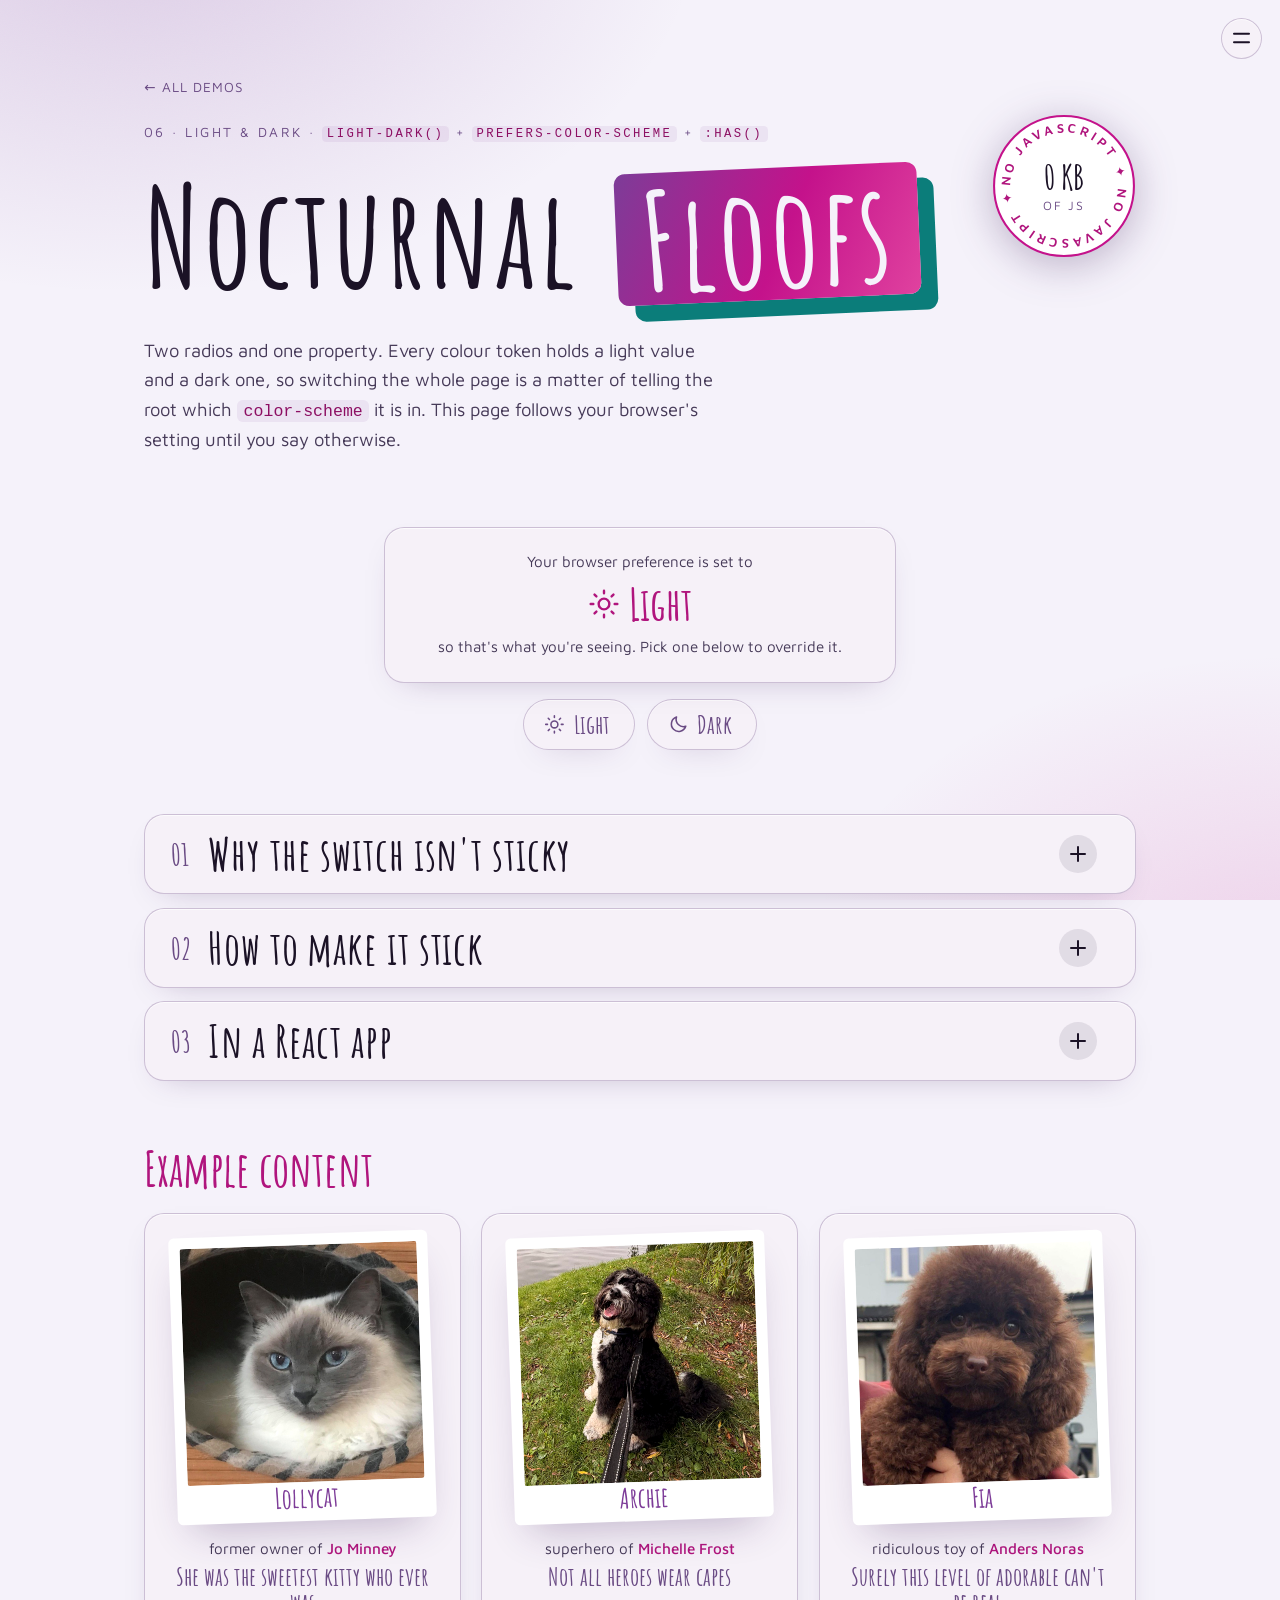
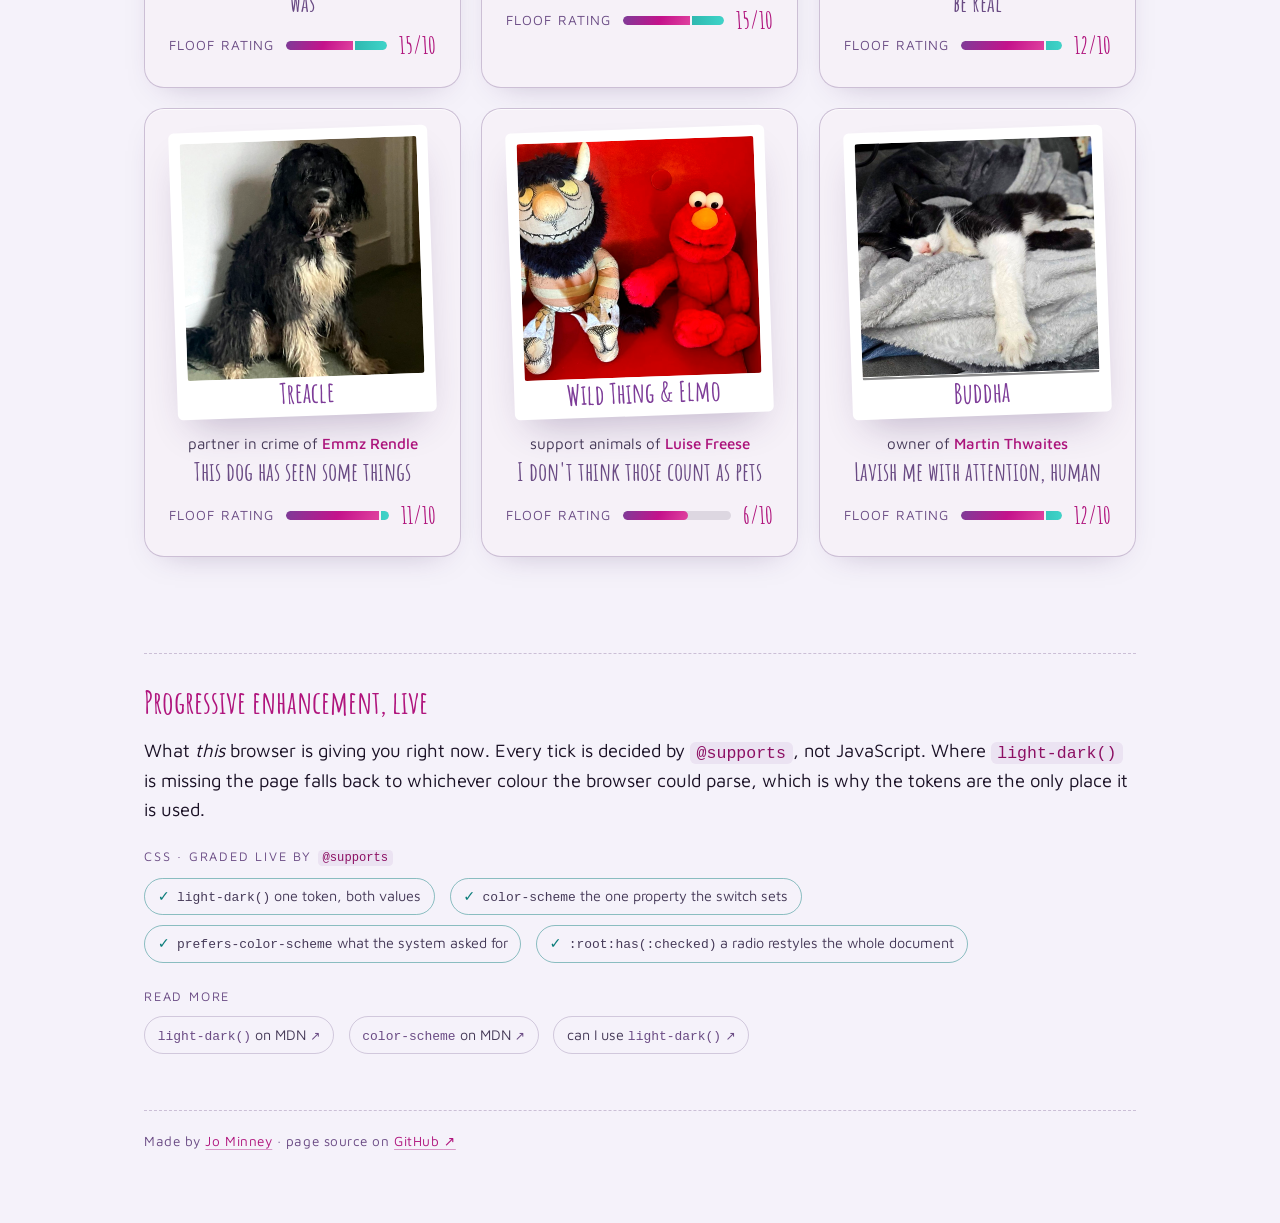
<file: demos/theme.html>
<!doctype html>
<html lang="en">
<head>
  <meta charset="utf-8">
  <meta name="viewport" content="width=device-width, initial-scale=1">
  <meta name="color-scheme" content="light dark">
  <title>Nocturnal Floofs</title>

  <link rel="preload" href="../assets/fonts/amatic-sc-700-latin.woff2" as="font" type="font/woff2" crossorigin>
  <link rel="preload" href="../assets/fonts/maven-pro-400-700-latin.woff2" as="font" type="font/woff2" crossorigin>

  <link rel="stylesheet" href="../css/main.css">
  <!-- Hold first render until the parser reaches the colophon, so a
       cross-document view transition captures the whole page, not just the
       top of it. Ignored by browsers that don't know rel="expect". -->
  <link rel="expect" href="#end" blocking="render">
</head>
<body>
  <div class="page">

    <nav class="menu" aria-label="Site">
      <button class="menu__toggle round-btn" type="button" popovertarget="site-menu" aria-label="Menu">
        <span class="burger" aria-hidden="true"></span>
      </button>
      <div class="menu__panel card pop-in" id="site-menu" popover>
        <p class="menu__kicker"><a href="../index.html"><span aria-hidden="true">&larr;</span> All demos</a></p>
        <ol class="menu__list">
          <li><a href="accordion.html"><span class="ordinal" aria-hidden="true"></span><span class="lit-text">Accordion</span></a></li>
          <li><a href="tabs.html"><span class="ordinal" aria-hidden="true"></span><span class="lit-text">Tabs</span></a></li>
          <li><a href="modal.html"><span class="ordinal" aria-hidden="true"></span><span class="lit-text">Modal</span></a></li>
          <li><a href="popover.html"><span class="ordinal" aria-hidden="true"></span><span class="lit-text">Popover</span></a></li>
          <li><a href="carousel.html"><span class="ordinal" aria-hidden="true"></span><span class="lit-text">Carousel</span></a></li>
          <li><a href="theme.html" aria-current="page"><span class="ordinal" aria-hidden="true"></span><span class="lit-text">Light &amp; dark</span></a></li>
          <li><a href="marquee.html"><span class="ordinal" aria-hidden="true"></span><span class="lit-text">Marquee</span></a></li>
          <li><a href="submit.html"><span class="ordinal" aria-hidden="true"></span><span class="lit-text">Form</span></a></li>
          <li><a href="scroll.html"><span class="ordinal" aria-hidden="true"></span><span class="lit-text">Scroll-driven</span></a></li>
          <li><a href="gallery.html"><span class="ordinal" aria-hidden="true"></span><span class="lit-text">Filtered gallery</span></a></li>
        </ol>
        <a class="menu__repo" href="https://github.com/jomarieminney/css-demos">Source on GitHub <span aria-hidden="true">&nearr;</span></a>
      </div>
    </nav>

    <nav class="crumbs" aria-label="Breadcrumb"><a href="../index.html">&larr; All demos</a></nav>

    <header class="masthead">
      <p class="eyebrow">06 &middot; Light &amp; dark &middot; <code>light-dark()</code> + <code>prefers-color-scheme</code> + <code>:has()</code></p>

      <h1 class="title">Nocturnal <span class="title__slab">Floofs</span></h1>

      <p class="lede">Two radios and one property. Every colour token holds a light value and a dark one, so switching the whole page is a matter of telling the root which <code>color-scheme</code> it is in. This page follows your browser's setting until you say otherwise.</p>

      <svg class="badge" viewBox="0 0 140 140" role="img" aria-label="Zero kilobytes of JavaScript">
        <defs>
          <path id="badge-circle" d="M70,70 m-52,0 a52,52 0 1,1 104,0 a52,52 0 1,1 -104,0" />
        </defs>
        <circle class="badge__disc" cx="70" cy="70" r="68" />
        <g class="badge__ring">
          <text><textPath href="#badge-circle" textLength="322" lengthAdjust="spacing">NO JAVASCRIPT ✦ NO JAVASCRIPT ✦</textPath></text>
        </g>
        <text class="badge__big" x="70" y="74" text-anchor="middle">0 KB</text>
        <text class="badge__small" x="70" y="93" text-anchor="middle">of JS</text>
      </svg>
    </header>

    <main class="scheme">

      <div class="scheme__switch">
        <!-- Both answers are here; prefers-color-scheme shows the true one -->
        <section class="card pref" aria-label="Your browser preference">
          <p class="pref__kicker">Your browser preference is set to</p>
          <p class="pref__value pref__value--light"><svg viewBox="0 0 24 24" fill="none" stroke="currentColor" stroke-width="1.8" stroke-linecap="round" stroke-linejoin="round" aria-hidden="true"><circle cx="12" cy="12" r="4"/><path d="M12 2v2M12 20v2M2 12h2M20 12h2M4.9 4.9l1.4 1.4M17.7 17.7l1.4 1.4M4.9 19.1l1.4-1.4M17.7 6.3l1.4-1.4"/></svg>Light</p>
          <p class="pref__value pref__value--dark"><svg viewBox="0 0 24 24" fill="none" stroke="currentColor" stroke-width="1.8" stroke-linecap="round" stroke-linejoin="round" aria-hidden="true"><path d="M20.5 14.2A8.5 8.5 0 0 1 9.8 3.5a8.5 8.5 0 1 0 10.7 10.7z"/></svg>Dark</p>
          <p class="pref__note pref__note--follow">so that's what you're seeing. Pick one below to override it.</p>
          <p class="pref__note pref__note--override">but you've overridden it on this page. Reload to hand it back.</p>
        </section>

        <!-- Neither radio is checked: until you pick, the OS decides -->
        <fieldset class="theme" aria-label="Override the colour scheme">
          <label class="theme__opt">
            <input class="visually-hidden" type="radio" name="theme" id="theme-light" value="light">
            <svg viewBox="0 0 24 24" fill="none" stroke="currentColor" stroke-width="1.8" stroke-linecap="round" stroke-linejoin="round" aria-hidden="true"><circle cx="12" cy="12" r="4"/><path d="M12 2v2M12 20v2M2 12h2M20 12h2M4.9 4.9l1.4 1.4M17.7 17.7l1.4 1.4M4.9 19.1l1.4-1.4M17.7 6.3l1.4-1.4"/></svg>
            <span class="theme__label">Light</span>
          </label>
          <label class="theme__opt">
            <input class="visually-hidden" type="radio" name="theme" id="theme-dark" value="dark">
            <svg viewBox="0 0 24 24" fill="none" stroke="currentColor" stroke-width="1.8" stroke-linecap="round" stroke-linejoin="round" aria-hidden="true"><path d="M20.5 14.2A8.5 8.5 0 0 1 9.8 3.5a8.5 8.5 0 1 0 10.7 10.7z"/></svg>
            <span class="theme__label">Dark</span>
          </label>
        </fieldset>
      </div>

      <div class="floofs explainers">

        <details class="card floof" name="explainers">
          <summary>
            <span class="ordinal" aria-hidden="true"></span>
            <span class="floof__names">
              <span class="floof__pet lit-text">Why the switch isn't sticky</span>
            </span>
            <span class="floof__toggle round-btn plus-x" aria-hidden="true"></span>
          </summary>
          <div class="explain">
            <p>There's no light/dark mode toggle in the header, because there is no JS to remember it. A radio's state belongs to the document it is in, and the moment you follow a link the browser builds a fresh document with fresh defaults. CSS has no memory between pages, so a switch set to light on one page comes up dark again on the next. That is worse than no switch at all, so the rest of the site simply stays dark, which is the scheme the slides use.</p>
            <p>Everything else about a light/dark mode switcher is CSS. The tokens carry both values in <code>light-dark()</code>, and the root reads the radios with <code>:has()</code>. Until either one is checked, a <code>prefers-color-scheme</code> media query makes the call instead, so there is no "auto" button to press: auto is simply what happens before you choose. The only thing missing is memory.</p>
          </div>
        </details>

        <details class="card floof" name="explainers">
          <summary>
            <span class="ordinal" aria-hidden="true"></span>
            <span class="floof__names">
              <span class="floof__pet lit-text">How to make it stick</span>
            </span>
            <span class="floof__toggle round-btn plus-x" aria-hidden="true"></span>
          </summary>
          <div class="explain">
            <p>Six lines of JavaScript are needed, and none of them touch styles. This saves the choice when it changes, and on every page it puts the saved radio back. The stylesheet never learns that a script exists; the <code>:has()</code> rule fires exactly as if you had clicked.</p>
<pre class="code-block"><code><span class="comment">// on every page, right after the radios</span>
<span class="kw">const</span> saved = localStorage.getItem(<span class="kw">'theme'</span>);   <span class="comment">// "light" | "dark" | null (follow the browser)</span>
<span class="kw">if</span> (saved) document.getElementById(<span class="kw">'theme-'</span> + saved).checked = <span class="kw">true</span>;

document.querySelector(<span class="kw">'.theme'</span>).addEventListener(<span class="kw">'change'</span>, (e) =&gt; {
  localStorage.setItem(<span class="kw">'theme'</span>, e.target.value);
});</code></pre>
            <p>The usual worry with a stored theme is a flash of the wrong one before the script runs. This site already holds its first paint until the colophon has been parsed (the <code>rel="expect"</code> link in the head, there for the view transitions), so a script placed anywhere before that runs before anything is drawn. No flash, and no need to move it into the head.</p>
          </div>
        </details>

        <details class="card floof" name="explainers">
          <summary>
            <span class="ordinal" aria-hidden="true"></span>
            <span class="floof__names">
              <span class="floof__pet lit-text">In a React app</span>
            </span>
            <span class="floof__toggle round-btn plus-x" aria-hidden="true"></span>
          </summary>
          <div class="explain">
            <p>The idea carries over; the plumbing doesn't. React owns the inputs, so nothing goes looking for a radio: the choice lives in state, the radios render from it with <code>checked</code>, and <code>onChange</code> saves it to <code>localStorage</code>. The <code>:has()</code> rule can't tell React ticked the radio instead of you.</p>
            <p>What doesn't carry over is the no-flash trick. A React app paints before its JavaScript has run, and a server-rendered one can't read <code>localStorage</code> at all, so the saved theme arrives late and the page blinks. The fix is a tiny plain script in the <code>&lt;head&gt;</code>, ahead of React, that marks the root before the first paint:</p>
<pre class="code-block"><code><span class="comment">&lt;!-- in the &lt;head&gt;, before the app's bundle --&gt;</span>
&lt;script&gt;
  <span class="kw">const</span> saved = localStorage.getItem(<span class="kw">'theme'</span>);
  <span class="kw">if</span> (saved) document.documentElement.dataset.theme = saved;
&lt;/script&gt;

<span class="comment">/* and each rule gains one selector */</span>
:root:is([data-theme=<span class="kw">"light"</span>], :has(#theme-light:checked)) { color-scheme: light; }</code></pre>
            <p>Have the change handler update <code>data-theme</code> as well as storage, so the two never disagree, and read the initial state from that attribute in an effect, not from <code>localStorage</code> during render, or the server and the browser will draw different radios.</p>
          </div>
        </details>

      </div>

      <section class="examples" aria-labelledby="examples-title">
        <h2 class="examples__title" id="examples-title">Example content</h2>

        <ol class="gallery" aria-label="The floofs">
          <li class="card gallery__card">
            <figure class="polaroid">
              <img src="../assets/photos/floofs/lollycat-jo.jpg" alt="Lollycat, looking excellent" width="1200" height="900" loading="lazy" decoding="async">
              <figcaption>Lollycat</figcaption>
            </figure>
            <div class="gallery__meta">
              <p class="floof__owner">former owner of <strong>Jo Minney</strong></p>
              <p class="floof__kicker">She was the sweetest kitty who ever was</p>
              <div class="rating" style="--rating: 15">
                <span class="rating__label">Floof rating</span>
                <span class="rating__track"><span class="rating__fill"></span></span>
                <span class="rating__value">15/10</span>
              </div>
            </div>
          </li>
          <li class="card gallery__card">
            <figure class="polaroid">
              <img src="../assets/photos/floofs/archie-michelle.jpg" alt="Archie, looking excellent" width="923" height="1042" loading="lazy" decoding="async">
              <figcaption>Archie</figcaption>
            </figure>
            <div class="gallery__meta">
              <p class="floof__owner">superhero of <strong>Michelle Frost</strong></p>
              <p class="floof__kicker">Not all heroes wear capes</p>
              <div class="rating" style="--rating: 15">
                <span class="rating__label">Floof rating</span>
                <span class="rating__track"><span class="rating__fill"></span></span>
                <span class="rating__value">15/10</span>
              </div>
            </div>
          </li>
          <li class="card gallery__card">
            <figure class="polaroid">
              <img src="../assets/photos/floofs/fia-anders.jpg" alt="Fia, looking excellent" width="762" height="838" loading="lazy" decoding="async">
              <figcaption>Fia</figcaption>
            </figure>
            <div class="gallery__meta">
              <p class="floof__owner">ridiculous toy of <strong>Anders Noras</strong></p>
              <p class="floof__kicker">Surely this level of adorable can't be real</p>
              <div class="rating" style="--rating: 12">
                <span class="rating__label">Floof rating</span>
                <span class="rating__track"><span class="rating__fill"></span></span>
                <span class="rating__value">12/10</span>
              </div>
            </div>
          </li>
          <li class="card gallery__card">
            <figure class="polaroid">
              <img src="../assets/photos/floofs/treacle-emmz.jpg" alt="Treacle, looking excellent" width="1131" height="1218" loading="lazy" decoding="async">
              <figcaption>Treacle</figcaption>
            </figure>
            <div class="gallery__meta">
              <p class="floof__owner">partner in crime of <strong>Emmz Rendle</strong></p>
              <p class="floof__kicker">This dog has seen some things</p>
              <div class="rating" style="--rating: 11">
                <span class="rating__label">Floof rating</span>
                <span class="rating__track"><span class="rating__fill"></span></span>
                <span class="rating__value">11/10</span>
              </div>
            </div>
          </li>
          <li class="card gallery__card">
            <figure class="polaroid">
              <img src="../assets/photos/floofs/wild-thing-elmo-luise.jpg" alt="Wild Thing and Elmo, looking excellent" width="1200" height="675" loading="lazy" decoding="async">
              <figcaption>Wild Thing &amp; Elmo</figcaption>
            </figure>
            <div class="gallery__meta">
              <p class="floof__owner">support animals of <strong>Luise Freese</strong></p>
              <p class="floof__kicker">I don't think those count as pets</p>
              <div class="rating" style="--rating: 6">
                <span class="rating__label">Floof rating</span>
                <span class="rating__track"><span class="rating__fill"></span></span>
                <span class="rating__value">6/10</span>
              </div>
            </div>
          </li>
          <li class="card gallery__card">
            <figure class="polaroid">
              <img src="../assets/photos/floofs/buddha-martin.jpg" alt="Buddha, looking excellent" width="1200" height="932" loading="lazy" decoding="async">
              <figcaption>Buddha</figcaption>
            </figure>
            <div class="gallery__meta">
              <p class="floof__owner">owner of <strong>Martin Thwaites</strong></p>
              <p class="floof__kicker">Lavish me with attention, human</p>
              <div class="rating" style="--rating: 12">
                <span class="rating__label">Floof rating</span>
                <span class="rating__track"><span class="rating__fill"></span></span>
                <span class="rating__value">12/10</span>
              </div>
            </div>
          </li>
        </ol>
      </section>

    </main>

    <footer class="tech">
      <h2 class="tech__title">Progressive enhancement, live</h2>
      <p class="tech__sub">What <em>this</em> browser is giving you right now. Every tick is decided by <code>@supports</code>, not JavaScript. Where <code>light-dark()</code> is missing the page falls back to whichever colour the browser could parse, which is why the tokens are the only place it is used.</p>

      <h3 class="tech__heading">CSS &middot; graded live by <code>@supports</code></h3>
      <ul class="tech__list">
        <li data-feature="light-dark"><code>light-dark()</code> one token, both values</li>
        <li data-feature="color-scheme"><code>color-scheme</code> the one property the switch sets</li>
        <li data-feature="prefers-color-scheme"><code>prefers-color-scheme</code> what the system asked for</li>
        <li data-feature="has"><code>:root:has(:checked)</code> a radio restyles the whole document</li>
      </ul>

      <h3 class="tech__heading">Read more</h3>
      <ul class="tech__list tech__list--links">
        <li><a href="https://developer.mozilla.org/en-US/docs/Web/CSS/color_value/light-dark"><code>light-dark()</code> on MDN</a></li>
        <li><a href="https://developer.mozilla.org/en-US/docs/Web/CSS/color-scheme"><code>color-scheme</code> on MDN</a></li>
        <li><a href="https://caniuse.com/?search=light-dark">can I use <code>light-dark()</code></a></li>
      </ul>

    </footer>

    <footer class="colophon" id="end">
      <p>
        Made by <a href="https://jominney.com">Jo Minney</a>
        &middot; page source on <a href="https://github.com/jomarieminney/css-demos/blob/main/demos/theme.html" target="_blank" rel="noopener">GitHub <span aria-hidden="true">&nearr;</span><span class="visually-hidden"> (opens in a new tab)</span></a>
      </p>
    </footer>

  </div>
</body>
</html>
</file>
<file: css/main.css>
/* ==========================================================================
   css-demos — the whole stylesheet
   "Things you really don't need JavaScript for" · jominney.com

   HOW THIS FILE IS ORGANISED
   One file, seven cascade layers, declared on the first line so the order
   is fixed before anything else is read. A later layer always beats an
   earlier one, whatever the specificity — that is how `prefs` at the end
   can override any component with a bare `*` and no !important.

     reset       undo the handful of browser defaults we always undo
     theme       brand tokens: colours, fonts, easing, surfaces
     base        the page canvas and plain elements
     components  shared building blocks: masthead, site menu, cards,
                 buttons, the floof profile, the feature chips
     demo        one heading per demo (01 Accordion … 10 Filter);
                 nothing in here is used outside its own page
     utilities   single-purpose helpers that always win over components
     prefs       user preferences (reduced motion): the last word

   Every "TRICK:" comment marks a modern CSS feature worth pointing at.
   ========================================================================== */
@layer reset, theme, base, components, demo, utilities, prefs;

/* Fonts are self-hosted (from Google Fonts' own woff2 files) so nothing
   render-blocking leaves this origin: a cross-document view transition gives
   the new page four seconds to become renderable, and a third-party
   stylesheet fetch is the easiest way to blow that. */
@font-face {
  font-family: "Amatic SC";
  font-style: normal;
  font-weight: 400;
  font-display: swap;
  src: url("../assets/fonts/amatic-sc-400-latin-ext.woff2") format("woff2");
  unicode-range: U+0100-02BA, U+02BD-02C5, U+02C7-02CC, U+02CE-02D7, U+02DD-02FF, U+0304, U+0308, U+0329, U+1D00-1DBF, U+1E00-1E9F, U+1EF2-1EFF, U+2020, U+20A0-20AB, U+20AD-20C0, U+2113, U+2C60-2C7F, U+A720-A7FF;
}
@font-face {
  font-family: "Amatic SC";
  font-style: normal;
  font-weight: 400;
  font-display: swap;
  src: url("../assets/fonts/amatic-sc-400-latin.woff2") format("woff2");
  unicode-range: U+0000-00FF, U+0131, U+0152-0153, U+02BB-02BC, U+02C6, U+02DA, U+02DC, U+0304, U+0308, U+0329, U+2000-206F, U+20AC, U+2122, U+2191, U+2193, U+2212, U+2215, U+FEFF, U+FFFD;
}
@font-face {
  font-family: "Amatic SC";
  font-style: normal;
  font-weight: 700;
  font-display: swap;
  src: url("../assets/fonts/amatic-sc-700-latin-ext.woff2") format("woff2");
  unicode-range: U+0100-02BA, U+02BD-02C5, U+02C7-02CC, U+02CE-02D7, U+02DD-02FF, U+0304, U+0308, U+0329, U+1D00-1DBF, U+1E00-1E9F, U+1EF2-1EFF, U+2020, U+20A0-20AB, U+20AD-20C0, U+2113, U+2C60-2C7F, U+A720-A7FF;
}
@font-face {
  font-family: "Amatic SC";
  font-style: normal;
  font-weight: 700;
  font-display: swap;
  src: url("../assets/fonts/amatic-sc-700-latin.woff2") format("woff2");
  unicode-range: U+0000-00FF, U+0131, U+0152-0153, U+02BB-02BC, U+02C6, U+02DA, U+02DC, U+0304, U+0308, U+0329, U+2000-206F, U+20AC, U+2122, U+2191, U+2193, U+2212, U+2215, U+FEFF, U+FFFD;
}
@font-face {
  font-family: "Maven Pro";
  font-style: normal;
  font-weight: 400 700;
  font-display: swap;
  src: url("../assets/fonts/maven-pro-400-700-latin-ext.woff2") format("woff2");
  unicode-range: U+0100-02BA, U+02BD-02C5, U+02C7-02CC, U+02CE-02D7, U+02DD-02FF, U+0304, U+0308, U+0329, U+1D00-1DBF, U+1E00-1E9F, U+1EF2-1EFF, U+2020, U+20A0-20AB, U+20AD-20C0, U+2113, U+2C60-2C7F, U+A720-A7FF;
}
@font-face {
  font-family: "Maven Pro";
  font-style: normal;
  font-weight: 400 700;
  font-display: swap;
  src: url("../assets/fonts/maven-pro-400-700-latin.woff2") format("woff2");
  unicode-range: U+0000-00FF, U+0131, U+0152-0153, U+02BB-02BC, U+02C6, U+02DA, U+02DC, U+0304, U+0308, U+0329, U+2000-206F, U+20AC, U+2122, U+2191, U+2193, U+2212, U+2215, U+FEFF, U+FFFD;
}

/* TRICK: @property — registering a custom property gives it a type, and a
   typed property can transition. These are the carousel's dials (see
   "05 · Carousel"). Registrations are global and Chrome ignores them inside
   a layer, so they live up here. */
@property --tilt  { syntax: "<angle>";  inherits: false; initial-value: 0deg; }
@property --depth { syntax: "<number>"; inherits: false; initial-value: 0; }
@property --dir   { syntax: "<number>"; inherits: true;  initial-value: 1; }
@property --band  { syntax: "<number>"; inherits: true;  initial-value: 1; }
/* The scroll demo's count-up: an <integer> interpolates in whole steps, and
   counter() can print it (see "09 · Scroll-driven") */
@property --tally { syntax: "<integer>"; inherits: false; initial-value: 0; }
/* A switch the @property feature chip reads: 1 wherever registration
   works, and simply undefined wherever it doesn't (see the chips) */
@property --has-property { syntax: "<integer>"; inherits: true; initial-value: 1; }


/* ==========================================================================
   RESET
   ========================================================================== */
@layer reset {
  *, *::before, *::after { box-sizing: border-box; }

  body { margin: 0; }

  img, svg {
    display: block;
    max-width: 100%;
  }
  /* width="" / height="" attributes become presentational hints. Keep them
     (they stop layout shift) but let CSS decide the rendered box. */
  img { height: auto; }

  figure { margin: 0; }
}


/* ==========================================================================
   THEME
   ========================================================================== */
@layer theme {
  /* TRICK: light-dark() — every colour token carries both its light and its
     dark value, and the browser picks one from the element's color-scheme.
     So a whole theme switch is one property, set by the radios below. */
  :root {
    --ink:      light-dark(#f5f2fa, #0b0910);   /* Dark 1: the canvas */
    --ink-2:    light-dark(#ffffff, #15111d);   /* Dark 2: card base */
    --paper:    light-dark(#1b1226, #f6f4fa);   /* Light 1: text */
    --paper-2:  light-dark(#463a58, #dfe3ee);   /* Light 2: quieter text */
    --magenta:  light-dark(#c4128b, #d61a96);   /* Accent 1 */
    --purple:   #7d3c98;                        /* Accent 2 */
    --teal:     light-dark(#0b7d7a, #0e9490);   /* Accent 3 */
    --lilac:    light-dark(#6a4b84, #c9a3dc);   /* Accent 4: eyebrows, ordinals, borders (light: 4.5:1 on the purple blob) */
    --pink:     light-dark(#b0157d, #f4c4e3);   /* Accent 5: links */
    --lavender: light-dark(#2a1f3d, #e4e7f7);   /* Accent 6: the tint behind buttons and code */
    --code-ink: light-dark(#8c0f63, var(--pink));   /* light: a deeper pink, so code reads as ink, not highlighter */
    --on-accent: light-dark(#fff, var(--paper));    /* text and icons on a magenta or purple fill */

    /* light: a deeper pink end, so the slab's pale text keeps 3:1 all the way across */
    --grad-brand: linear-gradient(115deg, var(--purple) 0%, var(--magenta) 55%, light-dark(#e0429f, #ff5fb3) 100%);

    /* The page canvas: two slow colour blobs, like the gradient slide.
       Painted by <body>, and by anything that must match it exactly. */
    --canvas:
      radial-gradient(60rem 40rem at 10% -10%, var(--blob-1), transparent 60%),
      radial-gradient(50rem 35rem at 100% 110%, var(--blob-2), transparent 60%);
    --blob-1: light-dark(color-mix(in oklab, var(--purple)  22%, transparent), color-mix(in oklab, var(--purple)  55%, transparent));
    --blob-2: light-dark(color-mix(in oklab, var(--magenta) 16%, transparent), color-mix(in oklab, var(--magenta) 40%, transparent));

    /* Card surfaces */
    --surface:           light-dark(color-mix(in oklab, var(--ink-2) 93%, var(--purple) 7%), color-mix(in oklab, var(--ink-2) 85%, var(--purple) 15%));
    --surface-border:    light-dark(color-mix(in oklab, var(--lilac) 30%, transparent), color-mix(in oklab, var(--lilac) 14%, transparent));
    --surface-highlight: 0 1px 0 light-dark(rgb(255 255 255 / .7), rgb(255 255 255 / .04)) inset;   /* top-edge glint */
    --surface-drop:      0 .75rem 2rem -1.25rem light-dark(rgb(60 30 90 / .35), rgb(0 0 0 / .8));
    --shadow-ink:        light-dark(rgb(60 30 90 / .3), rgb(0 0 0 / .75));   /* photo and thumb drop shadows */
    --surface-shadow:    var(--surface-highlight), var(--surface-drop);
    --radius-card:       1.25rem;
    --accent-border:     color-mix(in oklab, var(--magenta) 45%, transparent);

    --font-display: "Amatic SC", "Impact", sans-serif;
    --font-body: "Maven Pro", system-ui, sans-serif;

    /* A springy overshoot curve — pure CSS, no animation library */
    --ease-spring: linear(
      0, 0.006, 0.025 2.8%, 0.101 6.1%, 0.539 18.9%, 0.721 25.3%,
      0.849 31.5%, 0.937 38.1%, 0.968 41.8%, 0.991 45.7%, 1.006 50.1%,
      1.015 55%, 1.017 63.9%, 1.001
    );
    --ease-out: cubic-bezier(.2, .8, .2, 1);
    --dur: .65s;
    --gutter: clamp(1rem, 4vw, 3rem);   /* page side padding; the peekaboo grid breaks out to it */

    /* The scheme. Dark is the default (it's the one on the slides). On the
       light-and-dark page the OS decides, until a radio overrides it. */
    color-scheme: dark;
    --on-light: 0;                      /* 1 in light mode, for the odd non-colour that must change too */
  }
  /* TRICK: :has() reaches back up to the root from a radio anywhere in the
     page, so a form control can restyle the whole document */
  :root:has(#theme-light:checked) { color-scheme: light; --on-light: 1; }
  /* TRICK: prefers-color-scheme — on a page with the switch, follow the OS
     or browser setting until either radio is checked. There is no "auto"
     radio: auto is just what happens before you choose. */
  @media (prefers-color-scheme: light) {
    :root:has(.theme):not(:has(.theme :checked)) { color-scheme: light; --on-light: 1; }
  }
  /* To follow the OS setting for everyone, with no radios at all, this is
     the whole change. Off for now: dark is the default on purpose (it is
     what the slides use), and the light scheme needs a visual pass on every
     demo before it goes live.
  @media (prefers-color-scheme: light) {
    :root { color-scheme: light; --on-light: 1; }
  }
  */
}


/* ==========================================================================
   BASE — the page canvas and plain elements
   ========================================================================== */
@layer base {
  :root {
    /* TRICK: lets height/width transition to `auto` (Chromium, Safari 26+) */
    interpolate-size: allow-keywords;
  }

  html { scroll-behavior: smooth; }

  /* TRICK: cross-document view transitions. One line, and same-origin
     navigations between these pages cross-fade; elements that share a
     view-transition-name (the badge, the title slab) morph into place. */
  @view-transition { navigation: auto; }

  /* The transition is ordinary animations on pseudo-elements, so they can be
     tuned like any other. Longer and springier than the default quarter
     second, so the morph is something you actually see. */
  ::view-transition-old(root),
  ::view-transition-new(root) { animation-duration: .8s; }
  ::view-transition-group(slab),
  ::view-transition-group(badge) {
    animation-duration: 1.1s;
    animation-timing-function: var(--ease-spring);
  }

  body {
    min-height: 100dvh;
    padding-block: clamp(2rem, 6vw, 5rem);
    padding-inline: var(--gutter);
    font-family: var(--font-body);
    font-weight: 300;
    font-size: clamp(1rem, .95rem + .3vw, 1.15rem);
    line-height: 1.55;
    color: var(--paper);
    background-color: var(--ink);
    background-image: var(--canvas);
    background-attachment: fixed;
    animation: drift 24s ease-in-out infinite alternate;
    overflow-x: clip;

    /* Film grain so the gradient doesn't look like a flat render */
    &::before {
      content: "";
      position: fixed;
      inset: 0;
      z-index: 0;
      pointer-events: none;
      opacity: .14;
      mix-blend-mode: soft-light;
      background-image: url("data:image/svg+xml,%3Csvg xmlns='http://www.w3.org/2000/svg' width='220' height='220'%3E%3Cfilter id='n'%3E%3CfeTurbulence type='fractalNoise' baseFrequency='.9' numOctaves='3' stitchTiles='stitch'/%3E%3C/filter%3E%3Crect width='100%25' height='100%25' filter='url(%23n)'/%3E%3C/svg%3E");
    }
  }
  @keyframes drift {
    to { background-position: 6% 8%, -6% -8%; }
  }

  .page {
    position: relative;
    z-index: 1;
    max-width: 62rem;
    margin-inline: auto;
  }

  a {
    color: var(--pink);
    text-decoration-color: color-mix(in oklab, var(--pink) 40%, transparent);
    text-underline-offset: .2em;
    &:hover { text-decoration-color: currentColor; }
  }

  /* Disclosure widgets: we always draw our own affordance */
  summary {
    cursor: pointer;
    list-style: none;                 /* kill the default triangle… */
    user-select: none;
    &::-webkit-details-marker { display: none; }  /* …and in old Safari */
    &::marker { content: ""; }
  }

  code {
    font-family: ui-monospace, "Cascadia Code", Consolas, monospace;
    font-size: .9em;
    padding: .1em .4em;
    border-radius: .35em;
    /* a see-through tint, so the chip shows on the canvas and on a card alike */
    background: light-dark(color-mix(in oklab, var(--purple) 8%, transparent), color-mix(in oklab, var(--lavender) 12%, transparent));
    color: var(--code-ink);
  }

  :focus-visible {
    outline: 2px solid var(--teal);
    outline-offset: 3px;
  }
}


/* ==========================================================================
   COMPONENTS — shared building blocks
   ========================================================================== */
@layer components {

  /* ----- Breadcrumb back to the index ----- */
  .crumbs {
    margin-block-end: 1.5rem;
    font-size: .85rem;
    letter-spacing: .08em;
    text-transform: uppercase;
    a { text-decoration: none; color: var(--lilac); }
    a:hover { color: var(--pink); }
  }

  /* ----- Masthead ----- */
  .masthead {
    position: relative;
    display: grid;
    gap: .5rem;
    margin-block-end: clamp(2.5rem, 6vw, 4.5rem);
    padding-inline-end: clamp(0rem, 12vw, 9rem);
  }

  .eyebrow {
    margin: 0 0 1rem;
    font-size: .85rem;
    letter-spacing: .18em;
    text-transform: uppercase;
    color: var(--lilac);
  }

  .title {
    margin: 0;
    font-family: var(--font-display);
    font-weight: 700;
    font-size: clamp(4rem, 12vw, 8.5rem);
    line-height: .9;
    letter-spacing: .02em;
    text-wrap: balance;
  }

  /* The "Widely Available" slide treatment: a tilted gradient slab */
  .title__slab {
    view-transition-name: slab;       /* morphs between pages, see @view-transition in base */
    display: inline-block;
    padding: .05em .18em .02em;
    margin-inline-start: .08em;
    background: var(--grad-brand);
    color: var(--ink);
    rotate: -2.5deg;
    border-radius: .08em;
    box-shadow: .12em .12em 0 var(--teal);
  }

  .lede {
    margin: 1.75rem 0 0;
    max-width: 48ch;
    line-height: 1.6;
    color: var(--paper-2);
    & + & { margin-block-start: .75rem; }   /* a second lede is just the next paragraph */
  }

  /* "0 KB of JS" badge — spins once on load (staying full size, so a view
     transition can still morph it into place), spins its ring on hover */
  .badge {
    position: absolute;
    inset-inline-end: 0;
    inset-block-start: -.5rem;
    width: clamp(6rem, 12vw, 9rem);
    filter: drop-shadow(0 .5rem 1.25rem light-dark(rgb(60 30 90 / .3), rgb(0 0 0 / .45)));
    view-transition-name: badge;
    animation: badge-in 1.4s var(--ease-spring) .2s backwards;
    transition: rotate var(--dur) var(--ease-spring), scale var(--dur) var(--ease-spring);

    &:hover { rotate: -8deg; scale: 1.06; }
    &.badge--still { animation: none; }   /* index page: no entrance, hover only */

    .badge__disc { fill: var(--ink-2); stroke: var(--magenta); stroke-width: 2; }
    .badge__ring {
      transform-origin: 70px 70px;
      transition: transform 1.4s var(--ease-spring);
      fill: var(--pink);
      font: 600 12.5px var(--font-body);
      letter-spacing: .12em;
    }
    /* Half a turn lands the repeated text exactly where it started */
    &:hover .badge__ring { transform: rotate(.5turn); }
    .badge__big   { fill: var(--paper); font: 700 34px var(--font-display); }
    .badge__small { fill: var(--lilac); font: 400 12px var(--font-body); text-transform: uppercase; letter-spacing: .15em; }
  }
  @keyframes badge-in {
    from { transform: rotate(-1turn); }
    to   { transform: rotate(0turn); }
  }

  @media (width < 40rem) {
    .masthead { padding-inline-end: 0; }
    .badge { position: static; justify-self: end; margin-block-start: .5rem; }
  }

  /* ----- Card surface, shared by the demo index, the accordion, tab
           panels, the dialog and the popovers ----- */
  .card {
    position: relative;
    container-type: inline-size;      /* TRICK: lets the floof profile query the card's width */
    border-radius: var(--radius-card);
    background: var(--surface);
    border: 1px solid var(--surface-border);
    box-shadow: var(--surface-shadow);
    opacity: 1;
    translate: 0 0;
    transition:
      opacity .5s var(--ease-out),
      translate .6s var(--ease-out) var(--enter-delay, 0ms);

    /* TRICK: @starting-style — the "before" state for an element's first
       render, so a plain transition doubles as an entrance. */
    @starting-style {
      opacity: 0;
      translate: 0 1.5rem;
    }

    /* Gradient bar that sweeps in just outside the left edge */
    &::before {
      content: "";
      position: absolute;
      inset-block: .9rem;
      inset-inline-end: calc(100% + .75rem);   /* floats .75rem left of the card */
      width: .3rem;
      border-radius: 1rem;
      background: var(--grad-brand);
      scale: 1 0;
      transform-origin: top;
      transition: scale .5s var(--ease-spring);
    }
    &:hover::before { scale: 1 1; }
  }

  /* Stagger: children of a .stagger list slide in a beat after the one
     before. --enter-delay inherits, so it reaches a card nested in an <li>. */
  .stagger > :nth-child(2) { --enter-delay: 70ms; }
  .stagger > :nth-child(3) { --enter-delay: 140ms; }
  .stagger > :nth-child(4) { --enter-delay: 210ms; }
  .stagger > :nth-child(5) { --enter-delay: 280ms; }
  .stagger > :nth-child(6) { --enter-delay: 350ms; }
  .stagger > :nth-child(7) { --enter-delay: 420ms; }
  .stagger > :nth-child(8) { --enter-delay: 490ms; }
  .stagger > :nth-child(9) { --enter-delay: 560ms; }
  .stagger > :nth-child(10) { --enter-delay: 630ms; }

  /* ----- Launcher: a card that is a link or a button to somewhere.
           Thumb (or ordinal) · names · arrow. ----- */
  .launch {
    display: grid;
    grid-template-columns: auto 1fr auto;
    align-items: center;
    gap: 1.1rem;
    padding: 1.1rem 1.25rem 1.1rem 1.6rem;
    color: inherit;
    text-decoration: none;
    appearance: none;                 /* it may be a <button> */
    font: inherit;
    text-align: start;
    cursor: pointer;
    transition:
      opacity .5s var(--ease-out),
      translate .4s var(--ease-spring) var(--enter-delay, 0ms),
      border-color .3s;

    .floof__thumb { rotate: -6deg; }
    .launch__go {
      font-family: var(--font-display);
      font-weight: 700;
      font-size: 2rem;
      color: var(--lilac);
      transition: translate .4s var(--ease-spring), color .3s;
    }
    .launch__sub { font-size: .95rem; color: var(--paper-2); }
    .launch__sub code { font-size: .85em; }

    &:hover {
      border-color: var(--accent-border);
      translate: 0 -2px;
      .lit-text { --lit: 100%; }
      .floof__thumb { rotate: 6deg; scale: 1.08; }
      .launch__go { translate: .35rem 0; color: var(--magenta); }
    }
  }

  /* ----- Round button: the circle behind the toggle, the close, the arrows ----- */
  .round-btn {
    display: grid;
    place-items: center;
    width: 2.4rem;
    aspect-ratio: 1;
    padding: 0;
    border: 1px solid transparent;
    border-radius: 50%;
    background: color-mix(in oklab, var(--lavender) 10%, transparent);
    color: var(--paper);
    font: 700 1.5rem var(--font-display);
    cursor: pointer;
    transition: background .3s, border-color .3s, color .3s, scale .4s var(--ease-spring), rotate var(--dur) var(--ease-spring);
    &:is(button):hover { background: var(--magenta); color: var(--on-accent); }
  }

  /* Plus → cross. Set --x: 1 to show the cross. */
  .plus-x {
    position: relative;
    rotate: calc(var(--x, 0) * 135deg);
    &::before, &::after {
      content: "";
      position: absolute;
      inset: 0;
      margin: auto;
      background: currentColor;        /* the button's colour, so it flips on a magenta fill */
      border-radius: 2px;
    }
    &::before { width: 1rem; height: 2px; }
    &::after  { width: 2px; height: 1rem; }
  }

  /* ----- Pop-in: anything in the top layer (dialog, popover) that fades
           and scales in, and — thanks to allow-discrete — back out ----- */
  .pop-in {
    opacity: 0;
    scale: .94;
    translate: 0 var(--pop-from, .75rem);   /* where it comes in from (and goes back to) */
    /* TRICK: display and overlay are discrete, but allow-discrete lets them
       wait until the fade is done — that is the whole close animation. */
    transition:
      opacity .35s var(--ease-out),
      scale .55s var(--ease-spring),
      translate .55s var(--ease-spring),
      display .55s allow-discrete,
      overlay .55s allow-discrete;

    &:is([open], :popover-open) {
      opacity: 1;
      scale: 1;
      translate: 0;
      /* TRICK: @starting-style — the FROM state for the open transition,
         because a closed dialog/popover is display:none and has no styles
         to transition from */
      @starting-style {
        opacity: 0;
        scale: .94;
        translate: 0 var(--pop-from, .75rem);
      }
    }
  }

  /* ----- Ordinal: "01", "02"… from a CSS counter, no JS ----- */
  .ordinal {
    font-family: var(--font-display);
    font-weight: 700;
    font-size: 1.9rem;
    line-height: 1;
    color: var(--lilac);
    min-width: 2ch;
    transition: color .3s;
    &::before { content: counter(item, decimal-leading-zero); }
  }

  /* ----- Lit text: gradient that slides in from the right when --lit is 100% ----- */
  .lit-text {
    font-family: var(--font-display);
    font-weight: 700;
    line-height: .95;
    letter-spacing: .02em;
    background: linear-gradient(90deg, var(--paper) 0 50%, var(--magenta) 50%, light-dark(#e9469f, #ff7cc0) 100%);
    background-size: 210% 100%;
    background-position: var(--lit, 0%) 0;
    -webkit-background-clip: text;
    background-clip: text;
    color: transparent;
    transition: background-position .55s var(--ease-out);
  }

  /* ==========================================================================
     Floof profile — polaroid, hooman, blurb, rating.
     Used by the accordion, tabs, modal and popover demos.

     Reveal state is keyed on the nearest open <details>, <dialog> or popover
     (the :is() list is forgiving, so an unknown :popover-open is skipped,
     not fatal). It works two ways:
     · the closed-state rules give the accordion something to animate FROM
       (its content stays in the tree while closed) and back TO on close;
     · @starting-style gives the tabs, dialog and popover the same FROM
       state, because their content goes display:none → shown and has no
       previous style to transition from.
     ========================================================================== */

  /* Pieces that also appear in summaries, tabs and launchers */
  .floof__pet { font-size: clamp(2rem, 4.5vw, 2.8rem); }
  .floof__names { display: grid; gap: .1rem; min-width: 0; }
  .floof__owner {
    font-size: .95rem;
    color: var(--paper-2);
    strong { font-weight: 500; color: var(--pink); }
  }
  .floof__thumb {
    width: 3.5rem;
    aspect-ratio: 1;
    border-radius: 50%;
    object-fit: cover;
    border: 2px solid var(--lilac);
    transition: scale var(--dur) var(--ease-spring), opacity .3s, rotate var(--dur) var(--ease-spring), border-color .3s;
  }

  /* The expanded body: photos beside blurb, stacking when its CARD is narrow */
  .floof__body {
    display: grid;
    grid-template-columns: minmax(14rem, 1fr) 1.4fr;
    gap: clamp(1.5rem, 4vw, 3rem);
    align-items: start;
    padding: .5rem 1.6rem 2rem 1.6rem;
    /* TRICK: container query — the same markup sits in a wide accordion
       card, a tab panel, a dialog and a 24rem popover. Ask the card, not
       the viewport. */
    @container (width < 44rem) {
      grid-template-columns: 1fr;
    }
  }

  .floof__photos {
    position: relative;
    padding: 1rem 1rem 3.5rem 0;
  }

  /* Polaroid that drops in and settles at a jaunty tilt */
  .polaroid {
    padding: .7rem .7rem 2.4rem;
    background: light-dark(#fff, #f6f4fa);   /* a polaroid is white paper in any theme */
    color: #0b0910;
    border-radius: .35rem;
    box-shadow: 0 1.25rem 2.5rem -1rem var(--shadow-ink);
    rotate: 8deg;
    translate: 0 1.5rem;
    opacity: 0;
    transition:
      rotate .8s var(--ease-spring),
      translate .8s var(--ease-spring),
      opacity .4s var(--ease-out);

    img {
      width: 100%;
      aspect-ratio: 1;
      object-fit: cover;
      border-radius: .15rem;
      filter: saturate(1.1) contrast(1.05);
    }
    figcaption {
      position: absolute;
      inset-inline: .7rem;
      bottom: .55rem;
      font-family: var(--font-display);
      font-weight: 700;
      font-size: 1.75rem;
      line-height: 1;
      text-align: center;
      color: var(--purple);
    }

    :is(details[open], dialog[open], :popover-open) & {
      rotate: -3deg;
      translate: 0;
      opacity: 1;
      transition-delay: .1s;
      &:hover { rotate: 0deg; scale: 1.02; transition-delay: 0s; }
    }
  }

  /* The hooman: small circle overlapping the polaroid's corner */
  .hooman {
    position: absolute;
    inset-inline-end: -.25rem;
    inset-block-end: 3.5rem;    /* overlaps the photo's corner, clear of the caption */
    width: 6rem;
    scale: 0;
    rotate: 25deg;
    transition: scale .7s var(--ease-spring), rotate .7s var(--ease-spring);

    img {
      width: 100%;
      aspect-ratio: 1;
      object-fit: cover;
      border-radius: 50%;
      border: 3px solid var(--teal);
      box-shadow: 0 .75rem 1.5rem -.5rem var(--shadow-ink);
    }
    figcaption {
      position: absolute;
      inset-inline-start: calc(100% + 2.25rem);   /* to the lower right of the circle */
      inset-block-start: 88%;
      width: 6rem;
      font-family: var(--font-display);
      font-weight: 700;
      font-size: 1.4rem;
      line-height: 1;
      color: var(--pink);
      text-align: left;
      white-space: nowrap;
      rotate: 4deg;
    }

    :is(details[open], dialog[open], :popover-open) & { scale: 1; rotate: 0deg; transition-delay: .35s; }
  }

  /* Hand-drawn arrow that draws itself — pathLength="1" makes the maths trivial.
     Flipped so it points back up at the circle from the label. */
  .hooman__arrow {
    position: absolute;
    inset-inline-end: calc(100% - .1rem);
    bottom: 45%;
    width: 3rem;
    rotate: 190deg;
    fill: none;
    stroke: var(--pink);
    stroke-width: 3;
    stroke-linecap: round;
    stroke-linejoin: round;

    path {
      stroke-dasharray: 1;
      stroke-dashoffset: 1;
      transition: stroke-dashoffset .5s var(--ease-out);
    }
    :is(details[open], dialog[open], :popover-open) & path:first-child { stroke-dashoffset: 0; transition-delay: .6s; }
    :is(details[open], dialog[open], :popover-open) & path:last-child  { stroke-dashoffset: 0; transition-delay: .95s; }
  }

  /* One column: no room beside the circle, so the label drops beneath it
     (the photos area keeps 3.5rem of padding there) and the arrow points up */
  @container (width < 44rem) {
    .hooman figcaption {
      inset-inline-start: auto;
      inset-inline-end: .25rem;
      inset-block-start: calc(100% + .6rem);
      text-align: right;
      rotate: -3deg;
    }
    .hooman__arrow {
      inset-inline-end: auto;
      inset-inline-start: -.75rem;
      bottom: 60%;
      rotate: -80deg;
    }
  }

  /* Blurb — lines fade up in a stagger */
  .floof__blurb {
    padding-block-start: .5rem;

    > * {
      translate: 0 .75rem;
      opacity: 0;
      transition: translate .6s var(--ease-out), opacity .5s var(--ease-out);
    }
    p { margin: 0 0 1rem; color: var(--paper-2); }
    .floof__owner { margin-block-end: .35rem; }

    :is(details[open], dialog[open], :popover-open) & > * { translate: 0; opacity: 1; }
    :is(details[open], dialog[open], :popover-open) & > :nth-child(1) { transition-delay: .15s; }
    :is(details[open], dialog[open], :popover-open) & > :nth-child(2) { transition-delay: .25s; }
    :is(details[open], dialog[open], :popover-open) & > :nth-child(3) { transition-delay: .35s; }
    :is(details[open], dialog[open], :popover-open) & > :nth-child(4) { transition-delay: .45s; }
    :is(details[open], dialog[open], :popover-open) & > :nth-child(5) { transition-delay: .55s; }
  }

  .floof__kicker {
    margin: 0 0 .5rem;
    font-family: var(--font-display);
    font-weight: 700;
    font-size: 2rem;
    line-height: 1;
    color: var(--lilac);
  }

  /* Floof rating bar — no JS, the maths does the branching:
     · over ten  → bar is full; brand gradient covers the first ten points,
                   the excess spills into teal, a notch marks 10/10
     · ten or under → ordinary part-filled bar, empty track showing, no notch */
  .rating {
    display: grid;
    grid-template-columns: auto 1fr auto;
    align-items: center;
    gap: .75rem;
    margin-block-start: 1.25rem;
    font-size: .85rem;
    letter-spacing: .08em;
    text-transform: uppercase;
    color: var(--lilac);
  }
  .rating__track {
    height: .55rem;
    border-radius: 1rem;
    background: color-mix(in oklab, var(--lavender) 12%, transparent);
    overflow: hidden;
  }
  .rating__fill {
    /* TRICK: min()/clamp() as an if-statement */
    --ten:   min(100%, calc(10 / var(--rating) * 100%));         /* where 10/10 lands */
    --notch: clamp(0px, calc((var(--rating) - 10) * 100px), 2px); /* 0 unless over ten */
    position: relative;
    display: block;
    height: 100%;
    width: min(100%, calc(var(--rating) / 10 * 100%));
    border-radius: inherit;
    background:
      var(--grad-brand) 0 0 / var(--ten) 100% no-repeat,
      linear-gradient(90deg, var(--teal), #3fd4c9);
    scale: 0 1;
    transform-origin: left;
    transition: scale .9s var(--ease-spring);

    &::after {
      content: "";
      position: absolute;
      inset-block: 0;
      inset-inline-start: var(--ten);
      width: var(--notch);
      translate: -50% 0;
      background: var(--ink);
    }
    :is(details[open], dialog[open], :popover-open) & { scale: 1 1; transition-delay: .6s; }
  }
  .rating__value {
    font-family: var(--font-display);
    font-weight: 700;
    font-size: 1.5rem;
    letter-spacing: 0;
    color: var(--pink);
  }

  /* TRICK: @starting-style — the FROM state for profile content rendered
     for the first time (tab panels, dialogs, popovers). Same values as the
     closed-state rules above, so every demo plays the same reveal. */
  @starting-style {
    :is(details[open], dialog[open], :popover-open) .polaroid { rotate: 8deg; translate: 0 1.5rem; opacity: 0; }
    :is(details[open], dialog[open], :popover-open) .hooman { scale: 0; rotate: 25deg; }
    :is(details[open], dialog[open], :popover-open) .hooman__arrow path { stroke-dashoffset: 1; }
    :is(details[open], dialog[open], :popover-open) .floof__blurb > * { translate: 0 .75rem; opacity: 0; }
    :is(details[open], dialog[open], :popover-open) .rating__fill { scale: 0 1; }
  }

  /* ----- Gallery: a plain grid of floof cards, polaroid on top, always
           showing. Used by the light & dark, form and filter demos. ----- */
  .gallery {
    list-style: none;
    margin: 0;
    padding: 0;
    display: grid;
    grid-template-columns: repeat(auto-fill, minmax(15rem, 1fr));
    gap: 1.25rem;
    counter-reset: item;
  }
  .gallery__card {
    counter-increment: item;
    padding: 1.25rem 1.25rem 1.4rem;
    display: grid;
    gap: 1rem;
    align-content: start;
    &::before { display: none; }     /* no gradient hover bar on these */
    /* the profile parts normally wait for an open <details>: not here */
    .polaroid { opacity: 1; rotate: -2deg; translate: 0; margin-inline: .5rem; transition: rotate .5s var(--ease-spring), scale .5s var(--ease-spring); }
    .rating__fill { scale: 1 1; }
    .floof__kicker { font-size: 1.6rem; }
    .rating { margin-block-start: .75rem; }
    &:hover .polaroid { rotate: 0deg; scale: 1.02; }
  }
  .gallery__meta {
    padding-inline: .25rem;
    text-align: center;
    .floof__owner { margin: 0 0 .25rem; }
  }

  /* ----- Pills: radios and checkboxes dressed as buttons. The input stays
           real (visually hidden, still focusable and announced) and the
           label reads its state with :has(). Wrapped in a .choices fieldset,
           whose legend says what the group is for. Used by the filter
           demo. ----- */
  .choices {
    min-width: 0;
    margin: 0;
    padding: 0;
    border: 0;
  }
  .choices__legend {
    margin-block-end: .6rem;
    padding: 0;
    font-size: .8rem;
    letter-spacing: .14em;
    text-transform: uppercase;
    color: var(--lilac);
  }
  .pills {
    display: flex;
    flex-wrap: wrap;
    gap: .55rem;
  }
  .pill {
    display: inline-flex;
    align-items: center;
    gap: .45rem;
    padding: .5rem 1.05rem .45rem;
    border: 1px solid var(--surface-border);
    border-radius: 100vmax;
    background: var(--surface);
    box-shadow: var(--surface-shadow);
    color: var(--lilac);
    font-family: var(--font-display);
    font-weight: 700;
    font-size: 1.45rem;
    line-height: 1;
    cursor: pointer;
    user-select: none;
    transition: color .3s, background .3s, border-color .3s, scale .4s var(--ease-spring);
    &:hover { color: var(--paper); border-color: var(--accent-border); scale: 1.05; }
    &:has(:checked) { background: var(--magenta); border-color: var(--magenta); color: var(--on-accent); }
    &:has(:focus-visible) { outline: 2px solid var(--teal); outline-offset: 3px; }
  }

  /* ==========================================================================
     Tech cheat-sheet footer + feature chips
     ========================================================================== */
  .tech {
    margin-block-start: clamp(3rem, 8vw, 6rem);
    padding-block-start: 2rem;
    border-top: 1px dashed color-mix(in oklab, var(--lilac) 30%, transparent);
  }
  .tech__title {
    margin: 0 0 1rem;
    font-family: var(--font-display);
    font-weight: 700;
    font-size: 2rem;
    line-height: 1;
    color: var(--pink);
  }
  .tech__note {
    margin: 1.5rem 0 0;
    max-width: 60ch;
    font-size: .9rem;
    color: var(--paper-2);
    /* a note can be a <div> holding a paragraph and a list */
    p { margin: 0; }
    ul {
      margin: .5rem 0 0;
      padding-inline-start: 1.25rem;
      display: grid;
      gap: .4rem;
    }
    li::marker { color: var(--pink); }
  }
  .tech__heading {
    margin: 1.5rem 0 .6rem;
    font-size: .8rem;
    font-weight: inherit;            /* an <h3>, but a quiet label, not a shout */
    letter-spacing: .14em;
    text-transform: uppercase;
    color: var(--lilac);
    code { font-size: .95em; text-transform: none; letter-spacing: 0; }
  }
  .tech__list {
    list-style: none;
    margin: 0;
    padding: 0;
    display: flex;
    flex-wrap: wrap;
    gap: .6rem .9rem;
    font-size: .9rem;
    color: var(--paper-2);

    li {
      padding: .4rem .8rem;
      border-radius: 2rem;
      border: 1px solid color-mix(in oklab, var(--lilac) 25%, transparent);
      transition: border-color .3s, translate .4s var(--ease-spring);
      &:hover { border-color: var(--tick-hue, var(--magenta)); translate: 0 -2px; }
    }
    code { background: none; padding: 0; color: var(--lilac); }

    /* Feature chips: a cross until an @supports block below flips them to a
       tick. No JS — the browser is grading itself. :where() zeroes the
       specificity so the plain [data-feature="…"] rules can override. */
    :where(li[data-feature]) {
      --tick: "\2717";            /* ✗ */
      --tick-hue: var(--magenta);
    }
    li[data-feature] {
      border-color: color-mix(in oklab, var(--tick-hue) 45%, transparent);
      &::before {
        content: var(--tick);
        margin-inline-end: .5em;
        font-weight: 700;
        color: var(--tick-hue);
      }
      code { color: var(--paper-2); }
    }

    /* Chips that are links: the whole pill is the target, with an "out" arrow */
    &.tech__list--links {
      li { padding: 0; }
      li:hover { border-color: var(--teal); }
      a {
        display: block;
        padding: .4rem .8rem;
        border-radius: inherit;
        color: inherit;
        text-decoration: none;
        &::after { content: " \2197"; color: var(--lilac); font-size: .85em; }
        &:hover::after { color: var(--teal); }
      }
    }
  }

  /* One @supports per graded feature. The chip text lives in the HTML;
     these only decide tick or cross. */
  @supports selector(::details-content)        { [data-feature="details-content"]  { --tick: "\2713"; --tick-hue: var(--teal); } }
  @supports (interpolate-size: allow-keywords) { [data-feature="interpolate-size"] { --tick: "\2713"; --tick-hue: var(--teal); } }
  /* at-rule() is brand new (Chrome 148, Firefox 157). Until it lands
     everywhere, fall back to transition-behavior, which shipped in the same
     releases as @starting-style. */
  @supports at-rule(@starting-style) or (transition-behavior: allow-discrete) {
    [data-feature="starting-style"] { --tick: "\2713"; --tick-hue: var(--teal); }
  }
  @supports (grid-template-columns: subgrid)   { [data-feature="subgrid"]        { --tick: "\2713"; --tick-hue: var(--teal); } }
  @supports selector(:has(a))                  { [data-feature="has"]            { --tick: "\2713"; --tick-hue: var(--teal); } }
  @supports (color: light-dark(#000, #fff))    { [data-feature="light-dark"]     { --tick: "\2713"; --tick-hue: var(--teal); } }
  @supports (color-scheme: light dark)         { [data-feature="color-scheme"]   { --tick: "\2713"; --tick-hue: var(--teal); } }
  /* A media query can't be @supports-tested, so let it grade itself: one
     of these two matches in any browser that understands the query at all */
  @media (prefers-color-scheme: light), (prefers-color-scheme: dark) {
    [data-feature="prefers-color-scheme"] { --tick: "\2713"; --tick-hue: var(--teal); }
  }
  @supports (transition-timing-function: linear(0, 1)) { [data-feature="linear"] { --tick: "\2713"; --tick-hue: var(--teal); } }
  @supports (background-clip: text) or (-webkit-background-clip: text) { [data-feature="clip-text"] { --tick: "\2713"; --tick-hue: var(--teal); } }
  @supports (transition-behavior: allow-discrete) { [data-feature="allow-discrete"] { --tick: "\2713"; --tick-hue: var(--teal); } }
  @supports (overlay: auto)                    { [data-feature="overlay"]        { --tick: "\2713"; --tick-hue: var(--teal); } }
  @supports (backdrop-filter: blur(1px))       { [data-feature="backdrop-filter"] { --tick: "\2713"; --tick-hue: var(--teal); } }
  @supports (container-type: inline-size)      { [data-feature="container"]      { --tick: "\2713"; --tick-hue: var(--teal); } }
  @supports (anchor-name: --a)                 { [data-feature="anchor"]         { --tick: "\2713"; --tick-hue: var(--teal); } }
  @supports (position-try-fallbacks: flip-block) { [data-feature="position-try"] { --tick: "\2713"; --tick-hue: var(--teal); } }
  @supports selector(:popover-open)            { [data-feature="popover-open"]   { --tick: "\2713"; --tick-hue: var(--teal); } }
  @supports (animation-timeline: view())       { [data-feature="scroll-timeline"] { --tick: "\2713"; --tick-hue: var(--teal); } }
  @supports (scroll-snap-type: x mandatory)    { [data-feature="snap"]           { --tick: "\2713"; --tick-hue: var(--teal); } }
  @supports (container-type: scroll-state)     { [data-feature="scroll-state"]   { --tick: "\2713"; --tick-hue: var(--teal); } }
  @supports selector(::scroll-button(*))       { [data-feature="scroll-buttons"] { --tick: "\2713"; --tick-hue: var(--teal); } }
  @supports selector(::scroll-marker)          { [data-feature="scroll-markers"] { --tick: "\2713"; --tick-hue: var(--teal); } }
  @supports (scrollbar-width: none)            { [data-feature="scrollbar-width"] { --tick: "\2713"; --tick-hue: var(--teal); } }
  @supports (scroll-initial-target: nearest)   { [data-feature="scroll-initial-target"] { --tick: "\2713"; --tick-hue: var(--teal); } }
  @supports (animation-play-state: paused)     { [data-feature="play-state"]     { --tick: "\2713"; --tick-hue: var(--teal); } }
  @supports (mask-image: linear-gradient(#000, #000)) { [data-feature="mask"]    { --tick: "\2713"; --tick-hue: var(--teal); } }
  @supports selector(:focus-visible)           { [data-feature="focus-visible"]  { --tick: "\2713"; --tick-hue: var(--teal); } }
  @supports selector(:placeholder-shown)       { [data-feature="placeholder-shown"] { --tick: "\2713"; --tick-hue: var(--teal); } }
  @supports selector(:user-invalid)            { [data-feature="user-invalid"]   { --tick: "\2713"; --tick-hue: var(--teal); } }
  @supports (field-sizing: content)            { [data-feature="field-sizing"]   { --tick: "\2713"; --tick-hue: var(--teal); } }
  @supports (appearance: base-select)          { [data-feature="base-select"]    { --tick: "\2713"; --tick-hue: var(--teal); } }
  @supports selector(::file-selector-button)   { [data-feature="file-button"]    { --tick: "\2713"; --tick-hue: var(--teal); } }
  @supports (accent-color: red)                { [data-feature="accent-color"]   { --tick: "\2713"; --tick-hue: var(--teal); } }
  @supports (animation-timeline: scroll())     { [data-feature="scroll-progress"] { --tick: "\2713"; --tick-hue: var(--teal); } }
  @supports (animation-range: entry 0% cover 50%) { [data-feature="animation-range"] { --tick: "\2713"; --tick-hue: var(--teal); } }
  @supports (view-timeline-name: --a)          { [data-feature="view-timeline"]  { --tick: "\2713"; --tick-hue: var(--teal); } }
  @supports (position: sticky)                 { [data-feature="sticky"]         { --tick: "\2713"; --tick-hue: var(--teal); } }
  @supports (width: 1cqi)                      { [data-feature="cq-units"]       { --tick: "\2713"; --tick-hue: var(--teal); } }
  @supports (order: calc(2 * -1))              { [data-feature="order-calc"]     { --tick: "\2713"; --tick-hue: var(--teal); } }
  @supports selector([a~="b"])                 { [data-feature="attr-word"]      { --tick: "\2713"; --tick-hue: var(--teal); } }
  /* Media queries grade themselves, as with prefers-color-scheme above */
  @media (prefers-reduced-motion: reduce), (prefers-reduced-motion: no-preference) {
    [data-feature="prefers-reduced-motion"] { --tick: "\2713"; --tick-hue: var(--teal); }
  }
  /* Only at-rule() can test this one (Chrome 148+). Safari supports the
     feature but not the test, so it shows a cross there for now. */
  @supports at-rule(@view-transition)          { [data-feature="view-transition"] { --tick: "\2713"; --tick-hue: var(--teal); } }

  /* TRICK: @property grades itself. at-rule(@property) would have the same
     problem as the view-transition chip, so this chip doesn't ASK, it
     checks the feature working: --has-property is registered at the top
     of the file with an initial value of 1, so where @property works it is
     1 everywhere, and where it doesn't it is undefined and var() falls
     back to 0. A counter prints that 0 or 1, and a two-symbol counter
     style turns it into a cross or a tick; color-mix() picks the hue. */
  @counter-style cross-tick {
    system: fixed 0;
    symbols: "\2717" "\2713";      /* 0 → ✗, 1 → ✓ */
  }
  .tech__list li[data-feature="property"] {   /* as specific as the list's own li[data-feature]::before */
    --tick-hue: color-mix(in oklab, var(--teal) calc(var(--has-property, 0) * 100%), var(--magenta));
    counter-reset: has-property var(--has-property, 0);
    &::before { content: counter(has-property, cross-tick); }
  }

  /* ----- Theme picker: two radios, Light and Dark, each its own button
           rather than halves of a toggle. Neither starts checked, so the
           page follows prefers-color-scheme until you pick one. No JS: the
           radios are real, the root reads them with :has(), and
           light-dark() in the tokens does the rest. Nothing persists
           between pages without a script, which is why it lives on its
           own demo page (06) and not in the corner of every page. ----- */
  .theme {
    display: flex;
    flex-wrap: wrap;
    justify-content: center;
    gap: .75rem;
    min-width: 0;
    margin: 0;
    padding: 0;
    border: 0;
  }
  .theme__opt {
    display: inline-flex;
    align-items: center;
    gap: .55rem;
    padding: .75rem 1.5rem .75rem 1.25rem;
    border: 1px solid var(--surface-border);
    border-radius: 100vmax;
    background: var(--surface);
    box-shadow: var(--surface-shadow);
    color: var(--lilac);
    cursor: pointer;
    transition: color .3s, background .3s, border-color .3s, scale .4s var(--ease-spring);
    svg { width: 1.3rem; flex: none; }
    &:hover { color: var(--paper); border-color: var(--accent-border); scale: 1.05; }
    &:has(:checked) { background: var(--magenta); border-color: var(--magenta); color: var(--on-accent); }
    &:has(:focus-visible) { outline: 2px solid var(--teal); outline-offset: 3px; }
  }
  .theme__label {
    font-family: var(--font-display);
    font-weight: 700;
    font-size: 1.6rem;
    line-height: 1;
  }

  /* ----- Site menu: a round hamburger fixed top right on every page that
           opens a popover listing the demos. It never becomes a full-width
           nav bar. No JS: popovertarget opens and closes it, the browser
           handles Esc and click-outside, and :has() reads the popover's
           open state back onto the button so its two lines can pivot into
           a cross. ----- */
  :root {
    --menu-edge: 1.1rem;             /* gap from the top and the right of the window */
    --menu-size: 2.6rem;             /* the round button */
  }
  .menu__toggle {
    position: fixed;
    inset: var(--menu-edge) var(--menu-edge) auto auto;
    z-index: 30;                     /* above the carousel arrows (20) */
    width: var(--menu-size);
    border-color: var(--surface-border);
    background: var(--surface);
    box-shadow: var(--surface-shadow);
    /* Same spot on every page, so it holds still while the page cross-fades */
    view-transition-name: menu;
    &:hover { border-color: var(--magenta); }
  }
  /* Two lines → a cross. --open goes 0 → 1: each line slides to the middle
     and pivots 45° its own way, on the same spring as everything else. */
  .burger {
    --open: 0;
    position: relative;
    width: 1.1rem;
    height: 1rem;
    &::before, &::after {
      content: "";
      position: absolute;
      inset: 0;
      margin: auto;
      height: 2px;
      border-radius: 2px;
      background: currentColor;        /* the button's colour, so it flips on a magenta fill */
      transition: translate var(--dur) var(--ease-spring), rotate var(--dur) var(--ease-spring);
    }
    &::before { translate: 0 calc((1 - var(--open)) * -.27rem); rotate: calc(var(--open) *  45deg); }
    &::after  { translate: 0 calc((1 - var(--open)) *  .27rem); rotate: calc(var(--open) * -45deg); }
  }
  /* TRICK: :has() — a button can't see whether its popover is open, but the
     parent they share can, and hands the state down */
  .menu:has(#site-menu:popover-open) {
    .menu__toggle { background: var(--magenta); border-color: var(--magenta); color: var(--on-accent); }
    .menu__toggle:hover { background: var(--purple); border-color: var(--purple); }
    .burger { --open: 1; }
  }

  /* The panel: a card in the top layer, hung under the button. Both are
     fixed to the window's corner, so no anchor is needed to line them up. */
  .menu__panel {
    /* the popover UA style is position: fixed; inset: 0; margin: auto */
    position: fixed;
    inset: calc(var(--menu-edge) + var(--menu-size) + .6rem) var(--menu-edge) auto auto;
    margin: 0;
    width: min(19rem, 100vw - 2 * var(--menu-edge));
    max-height: calc(100dvh - var(--menu-edge) - var(--menu-size) - 1.6rem);
    overflow: auto;
    padding: 1rem .75rem .9rem;
    color: var(--paper);
    transform-origin: top right;     /* grows out of the button… */
    --pop-from: -.5rem;              /* …and drops down from it */
    &::before { display: none; }     /* no gradient bar on a menu */
  }
  .menu__kicker {
    margin: 0 .6rem .5rem;
    font-size: .75rem;
    letter-spacing: .18em;
    text-transform: uppercase;
    color: var(--lilac);
    a { color: inherit; text-decoration: none; transition: color .3s; }   /* back to the index, like the crumbs */
    a:hover { color: var(--pink); }
  }
  .menu__list {
    list-style: none;
    margin: 0;
    padding: 0;
    counter-reset: item;             /* the .ordinal counts from this */
    > li { counter-increment: item; }
    a {
      display: flex;
      align-items: baseline;
      gap: .7rem;
      padding: .4rem .6rem;
      border-radius: .6rem;
      text-decoration: none;
      transition: background .3s;
      .ordinal  { font-size: 1.3rem; min-width: 1.6ch; }
      .lit-text { font-size: 1.75rem; }
      &:hover, &:focus-visible { background: color-mix(in oklab, var(--lavender) 8%, transparent); }
      &:hover, &:focus-visible, &[aria-current="page"] {
        .lit-text { --lit: 100%; }
        .ordinal  { color: var(--magenta); }
      }
    }
  }
  .menu__repo {
    display: flex;
    justify-content: space-between;
    gap: 1rem;
    margin: .7rem .35rem 0;
    padding: .85rem .25rem 0;
    border-top: 1px dashed color-mix(in oklab, var(--lilac) 30%, transparent);
    font-size: .85rem;
    letter-spacing: .04em;
    color: var(--pink);
    text-decoration: none;
    &:hover { color: var(--paper); }
  }
  /* A masthead straight after the menu (the index, which has no breadcrumb)
     leaves the button its own row, as the breadcrumb does elsewhere */
  .menu + .masthead { margin-block-start: 2.8rem; }

  /* ----- Colophon ----- */
  .colophon {
    margin-block-start: clamp(2rem, 5vw, 3.5rem);
    padding-block-start: 1.25rem;
    border-top: 1px dashed color-mix(in oklab, var(--lilac) 30%, transparent);
    font-size: .85rem;
    letter-spacing: .04em;
    color: var(--lilac);
    p { margin: 0; }
    a { color: var(--pink); }
    a:hover { color: var(--paper); }
  }
}


/* ==========================================================================
   DEMO — page-specific rules. Each demo under its own heading; nothing in
   one heading is used by another page.
   ========================================================================== */
@layer demo {

  /* ==========================================================================
     00 · Index (index.html)
     ========================================================================== */
  .demos {
    list-style: none;
    margin: 0;
    padding: 0;
    display: grid;
    gap: .85rem;
    counter-reset: item;
    > li { counter-increment: item; }
  }
  .demos .launch__name { display: block; font-size: clamp(2rem, 4.5vw, 2.8rem); }


  /* ==========================================================================
     01 · Accordion (demos/accordion.html) — <details name>, ::details-content
     ========================================================================== */
  .floofs {
    display: grid;
    gap: .85rem;
    counter-reset: item;    /* TRICK: numbering without JS */
  }

  .floof {
    counter-increment: item;
    transition:
      opacity .45s var(--ease-out),
      translate .6s var(--ease-out) var(--enter-delay, 0ms),
      scale var(--dur) var(--ease-spring),
      border-color .45s var(--ease-out),
      box-shadow .45s var(--ease-out);

    > summary {
      display: grid;
      grid-template-columns: auto 1fr auto auto;
      align-items: center;
      gap: 1.1rem;
      padding: 1.1rem 1.25rem 1.1rem 1.6rem;
      border-radius: inherit;
    }
    .floof__thumb { rotate: -6deg; }

    &:hover {
      .floof__pet { --lit: 100%; }
      .floof__thumb { rotate: 6deg; scale: 1.08; }
      .floof__toggle { background: color-mix(in oklab, var(--magenta) 30%, transparent); }
    }

    &[open] {
      border-color: var(--accent-border);
      box-shadow:
        0 1px 0 rgb(255 255 255 / .06) inset,
        0 2rem 4rem -1.5rem var(--accent-border);
      &::before { scale: 1 1; }
      .ordinal { color: var(--magenta); }
      .floof__pet { --lit: 100%; }
      .floof__thumb { scale: 0; opacity: 0; }   /* big photo takes over */
      .floof__toggle { --x: 1; background: var(--magenta); color: var(--on-accent); }
    }

    /* TRICK: ::details-content — the animatable hidden part */
    &::details-content {
      block-size: 0;
      overflow: hidden;
      content-visibility: hidden;
      transition:
        block-size var(--dur) var(--ease-spring),
        content-visibility var(--dur) allow-discrete;
    }
    &[open]::details-content {
      block-size: auto;               /* animates thanks to interpolate-size */
      content-visibility: visible;
    }
  }

  /* TRICK: :has() — when one floof is open, gently dim the rest */
  .floofs:has(.floof[open]) .floof:not([open]) {
    opacity: .55;
    scale: .985;
    &:hover { opacity: 1; scale: 1; }
  }


  /* ==========================================================================
     02 · Tabs (demos/tabs.html) — <details> + grid + subgrid
     Technique after Sladjan Petrovic on CSS-Tricks: every <details> is laid
     over ONE grid. Each is a subgrid spanning every column and both rows, so
     its <summary> sits in row 1 at its own column while its content
     (::details-content) fills row 2. name="" keeps exactly one open.
     Base layout is a stack of disclosures; the strip is layered on top only
     when the browser has ::details-content AND subgrid AND the room.
     ========================================================================== */
  .tabs {
    display: grid;
    gap: .85rem;
  }

  .tab {
    > summary {
      position: relative;
      display: flex;
      align-items: center;
      gap: .75rem;
      padding: .7rem 1rem .7rem .9rem;
      border-radius: 2rem;
      background: var(--surface);
      border: 1px solid var(--surface-border);
      box-shadow: var(--surface-shadow);
      transition: border-color .3s, background .3s, translate .4s var(--ease-spring);
    }
    &:not([open]) > summary:hover { border-color: var(--accent-border); translate: 0 -2px; }
    &[open] > summary {
      border-color: var(--magenta);
      background: color-mix(in oklab, var(--surface) 80%, var(--magenta) 20%);
    }

    .floof__thumb { width: 2.25rem; }
    &[open] .floof__thumb { border-color: var(--magenta); }
    .floof__pet {
      font-size: clamp(1.5rem, 2.2vw, 1.85rem);
      line-height: .9;
      text-wrap: balance;
    }
    > summary:hover .floof__pet,
    &[open] .floof__pet { --lit: 100%; }
  }

  .tab__panel { padding-block-start: 1.25rem; }

  /* ----- Enhancement: the tab strip ----- */
  @supports selector(::details-content) and (grid-template-columns: subgrid) {
    @media (width >= 48rem) {

      .tabs {
        /* TRICK: :has() as a quantity query — count the tabs, size the grid */
        --tabs: 1;
        display: grid;
        grid-template-columns: repeat(var(--tabs), minmax(0, 1fr));
        grid-template-rows: auto auto;
        gap: 0 .5rem;
        padding-block-start: .9rem;    /* room for the floating bar above */
        &:has(> :last-child:nth-child(2)) { --tabs: 2; }
        &:has(> :last-child:nth-child(3)) { --tabs: 3; }
        &:has(> :last-child:nth-child(4)) { --tabs: 4; }
        &:has(> :last-child:nth-child(5)) { --tabs: 5; }
        &:has(> :last-child:nth-child(6)) { --tabs: 6; }
        &:has(> :last-child:nth-child(7)) { --tabs: 7; }
        &:has(> :last-child:nth-child(8)) { --tabs: 8; }
      }

      /* TRICK: subgrid — every <details> covers the whole grid and borrows
         its tracks, so all six summaries share ONE row and line up. */
      .tab {
        display: grid;
        grid-template-columns: subgrid;
        grid-template-rows: subgrid;
        grid-column: 1 / -1;
        grid-row: 1 / span 2;
        &:nth-child(1) { --n: 1; }
        &:nth-child(2) { --n: 2; }
        &:nth-child(3) { --n: 3; }
        &:nth-child(4) { --n: 4; }
        &:nth-child(5) { --n: 5; }
        &:nth-child(6) { --n: 6; }
        &:nth-child(7) { --n: 7; }
        &:nth-child(8) { --n: 8; }

        /* The <details> boxes all overlap, so the parts you can interact
           with are lifted above them: closed panels at 1, the open panel at
           2, the open tab at 3 so it covers the panel's top border. */
        > summary {
          grid-row: 1;
          grid-column: var(--n);
          z-index: 1;
          padding: .8rem 1rem;
          border-radius: 1rem 1rem 0 0;
          border-block-end-width: 0;     /* the panel's top border does that job */
          box-shadow: none;

          /* Active tab indicator: a gradient bar floating above the tab with
             a gap, the same idea as the bar beside each card */
          &::after {
            content: "";
            position: absolute;
            inset-inline: .9rem;
            inset-block-start: -.9rem;
            height: .3rem;
            border-radius: 1rem;
            background: var(--grad-brand);
            scale: 0 1;
            transform-origin: left;
            transition: scale .5s var(--ease-spring);
          }
        }
        /* Active tab joins the panel: same surface, reaching 1px down to
           cover the panel's top border. A <details> in a name group can
           still be closed by clicking its own summary, which would leave
           no tab open — so the open tab ignores the pointer. (Keyboard
           toggling still works; the page says so.) */
        &[open] > summary {
          z-index: 3;
          margin-block-end: -1px;
          background: var(--surface);
          border-color: var(--accent-border);
          pointer-events: none;
          &::after { scale: 1 1; }
        }

        /* Every panel stays rendered, stacked in the same cell, so row 2 is
           always as tall as the tallest panel — nothing below ever jumps.
           Closed panels are hidden with visibility (no hit-testing) and
           cross-fade with the one opening. content-visibility overrides the
           UA's "hidden" for closed details. */
        &::details-content {
          grid-row: 2;
          grid-column: 1 / -1;
          z-index: 1;
          display: block;
          content-visibility: visible;
          visibility: hidden;
          opacity: 0;
          transition: opacity .4s var(--ease-out), visibility .4s;
        }
        &[open]::details-content {
          z-index: 2;
          visibility: visible;
          opacity: 1;
        }
      }

      /* The panel: square top corners so the tabs sit flush on it, no top
         glint (it showed under the tab), and no slide on entrance — sliding
         would tear it away from its tab */
      .tab__panel {
        padding-block-start: 1.5rem;
        border-start-start-radius: 0;
        border-start-end-radius: 0;
        border-color: var(--accent-border);
        box-shadow: var(--surface-drop);
        @starting-style { translate: 0; }
      }
    }
  }


  /* ==========================================================================
     03 · Modal (demos/modal.html) — <dialog> opened by invoker commands
     No JS: <button command="show-modal"> opens, <button command="close">
     closes, closedby="any" light-dismisses, and the browser does focus
     trapping and Escape.
     ========================================================================== */
  .floof-grid {
    display: grid;
    grid-template-columns: repeat(auto-fill, minmax(17rem, 1fr));
    gap: .85rem;
    .launch { padding: 1rem 1.25rem 1rem 1.1rem; gap: 1rem; }
    .floof__pet { font-size: clamp(1.6rem, 3vw, 2.1rem); }
  }

  .floof-dialog {
    position: fixed;                 /* .card says relative; a modal must not */
    inset: 0;
    margin: auto;
    width: min(56rem, calc(100% - 2rem));
    max-height: calc(100dvh - 2rem);
    padding: 0;
    color: var(--paper);
    overflow: auto;

    &::backdrop {
      background: color-mix(in oklab, var(--ink) 72%, transparent);
      backdrop-filter: blur(10px) saturate(1.2);
      opacity: 0;
      transition:
        opacity .35s var(--ease-out),
        display .55s allow-discrete,
        overlay .55s allow-discrete;
    }
    &[open]::backdrop {
      opacity: 1;
      @starting-style { opacity: 0; }
    }

    .floof__pet { --lit: 100%; margin: 0; }   /* an <h2> here: the dialog's title */
    .plus-x { --x: 1; background: var(--magenta); color: var(--on-accent); }
    .plus-x:hover { background: var(--purple); }
    /* the header already carries the owner, so hide the copy in the blurb */
    .floof__blurb .floof__owner { display: none; }
  }
  .floof-dialog__head {
    display: grid;
    grid-template-columns: 1fr auto;
    align-items: start;
    gap: 1rem;
    padding: 1.25rem 1.25rem 0 1.6rem;
  }


  /* ==========================================================================
     04 · Popover (demos/popover.html) — popover + CSS anchor positioning
     No JS: popovertarget opens and closes, anchor-name / position-anchor
     tether, position-area places, position-try-fallbacks flips.
     ========================================================================== */

  /* The faces run diagonally: face n sits in column n, row n */
  .anchors {
    /* TRICK: :has() as a quantity query — count the faces, size the grid */
    --count: 1;
    position: relative;
    display: grid;
    grid-template-columns: repeat(var(--count), minmax(0, 1fr));   /* never wider than the page */
    gap: .25rem;
    &:has(> :last-child:nth-child(2)) { --count: 2; }
    &:has(> :last-child:nth-child(3)) { --count: 3; }
    &:has(> :last-child:nth-child(4)) { --count: 4; }
    &:has(> :last-child:nth-child(5)) { --count: 5; }
    &:has(> :last-child:nth-child(6)) { --count: 6; }
    &:has(> :last-child:nth-child(7)) { --count: 7; }
    &:has(> :last-child:nth-child(8)) { --count: 8; }
    > :nth-child(1) { grid-area: 1 / 1; }
    > :nth-child(2) { grid-area: 2 / 2; }
    > :nth-child(3) { grid-area: 3 / 3; }
    > :nth-child(4) { grid-area: 4 / 4; }
    > :nth-child(5) { grid-area: 5 / 5; }
    > :nth-child(6) { grid-area: 6 / 6; }
    > :nth-child(7) { grid-area: 7 / 7; }
    > :nth-child(8) { grid-area: 8 / 8; }
    > * { justify-self: center; }

    /* Wide screens: the diagonal wants the whole window, not the 62rem
       page column, so break out to the body's padding edge (50% is half
       of .page, 50vw is half the window). Columns shrink to their faces
       and space-between pushes the first and last to the edges, so the
       line runs corner to corner instead of a steep zigzag. */
    @media (width >= 48rem) {
      width: calc(100vw - 2 * var(--gutter));
      margin-inline-start: calc(50% - 50vw + var(--gutter));
      grid-template-columns: repeat(var(--count), auto);
      justify-content: space-between;
    }

    /* TRICK: anchor() as a measuring tape. The line's box is pinned to the
       centres of the first and last faces, then a diagonal gradient is drawn
       corner to corner — so it passes through every face on the way. */
    &::after {
      content: "";
      position: absolute;
      z-index: -1;
      inset-block-start:  anchor(--face-first center);
      inset-inline-start: anchor(--face-first center);
      inset-block-end:    anchor(--face-last center);
      inset-inline-end:   anchor(--face-last center);
      --line: color-mix(in oklab, var(--lilac) 40%, transparent);
      /* bands run across the gradient, so "to top right" draws the TL→BR diagonal */
      background: linear-gradient(to top right,
        transparent calc(50% - 1px), var(--line) calc(50% - 1px),
        var(--line) calc(50% + 1px), transparent calc(50% + 1px));
    }
  }

  .anchor-btn {
    --thumb: 5rem;
    --pad: .5rem;
    position: relative;
    appearance: none;
    border: 0;
    padding: var(--pad);
    background: none;
    font: inherit;
    color: inherit;
    cursor: pointer;
    display: grid;
    justify-items: center;
    gap: .5rem;

    .floof__thumb {
      width: var(--thumb);
      border-width: 3px;
      background: var(--ink);        /* the line runs behind, not through */
      transition: scale var(--dur) var(--ease-spring), rotate var(--dur) var(--ease-spring), border-color .3s;
    }

    /* A magenta disc with a cross, sat exactly over the thumb, shown while
       this face's popover is open (see the :has() rules below) so it reads
       as "click again to close" */
    &::after {
      content: "\2715" / "";        /* decorative: the button already says what it does */
      position: absolute;
      inset-block-start: var(--pad);
      inset-inline-start: calc(50% - var(--thumb) / 2);
      width: var(--thumb);
      aspect-ratio: 1;
      display: grid;
      place-items: center;
      border-radius: 50%;
      background: color-mix(in oklab, var(--magenta) 80%, transparent);
      color: var(--paper);
      font: 700 calc(var(--thumb) * .45) var(--font-display);
      opacity: 0;
      pointer-events: none;
      transition: opacity .3s var(--ease-out);
      /* a quarter turn in one way, a quarter turn out the other; two
         keyframe sets because a transition only knows one rest state */
      animation: cross-out .55s var(--ease-spring) both;
    }
    .floof__pet { font-size: 1.6rem; }
    &:hover .floof__thumb { scale: 1.08; rotate: 6deg; border-color: var(--magenta); }
    &:hover .floof__pet { --lit: 100%; }

    /* TRICK: anchor-name — each button becomes a named anchor.
       :nth-child(n of S) counts only matching siblings, so other elements
       in between can't throw the numbering off. */
    &:nth-child(1 of .anchor-btn) { anchor-name: --floof-1; }
    &:nth-child(2 of .anchor-btn) { anchor-name: --floof-2; }
    &:nth-child(3 of .anchor-btn) { anchor-name: --floof-3; }
    &:nth-child(4 of .anchor-btn) { anchor-name: --floof-4; }
    &:nth-child(5 of .anchor-btn) { anchor-name: --floof-5; }
    &:nth-child(6 of .anchor-btn) { anchor-name: --floof-6; }
    &:nth-child(7 of .anchor-btn) { anchor-name: --floof-7; }
    &:nth-child(8 of .anchor-btn) { anchor-name: --floof-8; }
    &:first-child .floof__thumb { anchor-name: --face-first; }   /* for the line */
    &:last-child  .floof__thumb { anchor-name: --face-last; }

    /* Narrow screens: cells are too tight for a label under each face, so
       the label floats beside it — right of the first half, left of the
       rest — and takes no room in the grid. Same size thumb for everyone. */
    @media (width < 48rem) {
      --thumb: 3.5rem;
      --pad: .25rem;
      .floof__thumb { max-width: none; }
      .floof__pet {
        position: absolute;
        inset-block-start: 50%;
        translate: 0 -50%;
        white-space: nowrap;
        font-size: 1.4rem;
      }
      &:nth-child(-n + 3) .floof__pet { inset-inline-start: calc(100% + .25rem); }
      &:nth-child(n + 4)  .floof__pet { inset-inline-end:   calc(100% + .25rem); }
    }
  }
  @media (width < 48rem) {
    .anchors { row-gap: 1.5rem; }
  }

  /* TRICK: :has() — the popover is not inside its button, so ask the page:
     "is popover n open?" and style face n accordingly */
  .peekaboo:has(#pop-1:popover-open) .anchor-btn:nth-child(1 of .anchor-btn),
  .peekaboo:has(#pop-2:popover-open) .anchor-btn:nth-child(2 of .anchor-btn),
  .peekaboo:has(#pop-3:popover-open) .anchor-btn:nth-child(3 of .anchor-btn),
  .peekaboo:has(#pop-4:popover-open) .anchor-btn:nth-child(4 of .anchor-btn),
  .peekaboo:has(#pop-5:popover-open) .anchor-btn:nth-child(5 of .anchor-btn),
  .peekaboo:has(#pop-6:popover-open) .anchor-btn:nth-child(6 of .anchor-btn),
  .peekaboo:has(#pop-7:popover-open) .anchor-btn:nth-child(7 of .anchor-btn),
  .peekaboo:has(#pop-8:popover-open) .anchor-btn:nth-child(8 of .anchor-btn) {
    .floof__thumb { border-color: var(--magenta); scale: 1; rotate: 0deg; }
    &::after { opacity: 1; animation-name: cross-in; }
  }
  @keyframes cross-in  { from { rotate: -90deg; scale: .5; } to { rotate: 0deg;  scale: 1;  } }
  @keyframes cross-out { from { rotate: 0deg;   scale: 1;  } to { rotate: 90deg; scale: .5; } }

  .floof-pop {
    /* the popover UA style is position: fixed; inset: 0; .card says relative.
       Anchor positioning needs fixed/absolute and auto insets. */
    position: fixed;
    inset: auto;
    margin: 1rem .75rem;             /* .75rem from the face, 1rem from the window's top and bottom */
    width: min(24rem, calc(100vw - 2rem));
    padding: 0;
    color: var(--paper);

    /* TRICK: position-anchor — which named anchor each popover is tethered to */
    &:nth-child(1 of .floof-pop) { position-anchor: --floof-1; }
    &:nth-child(2 of .floof-pop) { position-anchor: --floof-2; }
    &:nth-child(3 of .floof-pop) { position-anchor: --floof-3; }
    &:nth-child(4 of .floof-pop) { position-anchor: --floof-4; }
    &:nth-child(5 of .floof-pop) { position-anchor: --floof-5; }
    &:nth-child(6 of .floof-pop) { position-anchor: --floof-6; }
    &:nth-child(7 of .floof-pop) { position-anchor: --floof-7; }
    &:nth-child(8 of .floof-pop) { position-anchor: --floof-8; }

    /* TRICK: position-area — where to sit relative to the anchor. To its
       right; the block axis is left open (a single keyword means span-all)
       so alignment decides the vertical position. */
    position-area: inline-end;
    /* TRICK: anchor-center — centred on the face, and when the face is near
       the top or bottom of the window it slides along the face's side to
       stay fully on screen (the margin keeps it off the edge). */
    align-self: anchor-center;
    /* TRICK: position-try-fallbacks — tried in order until one fits.
       If nothing beside the face fits, the last resort is a custom
       @position-try that centres it in the viewport, which always does. */
    position-try-fallbacks:
      flip-inline,                   /* to its left */
      --centred;

    /* Narrow screens: nowhere to sit beside a face, so sit BELOW it, spanning
       the full width, or flip ABOVE when the bottom of the window is close.
       anchor-center alignment keeps it centred on the face where it can and
       slides it to stay inside the viewport where it can't. */
    @media (width < 48rem) {
      margin: .6rem 0;
      position-area: block-end span-all;
      align-self: normal;            /* flush under the face, not centred on it */
      justify-self: center;          /* centred in the viewport, not on the face */
      position-try-fallbacks: flip-block, --centred;
    }

    /* compact profile: name, owner, kicker, rating — no photos, so the
       popover is small enough that where it lands is the whole show */
    .floof__body { grid-template-columns: 1fr; padding: 1rem 1.25rem 1.1rem; }
    .floof__blurb { padding-block-start: 0; }
    .floof__pet { --lit: 100%; font-size: 2rem; margin: 0 0 .15rem; }
    .floof__kicker { font-size: 1.6rem; }
    .rating { margin-block-start: .9rem; }
  }

  /* ----- Scroll-driven dismissal ----- */
  /* CSS can't close a popover (open is DOM state), but it can watch the
     face. Each face publishes a named view timeline; timeline-scope lifts
     those names to the shared parent so a popover — a sibling, not a
     descendant — can animate against ITS face's timeline. */
  @supports (animation-timeline: view()) {
    .peekaboo {
      timeline-scope: --face-1, --face-2, --face-3, --face-4, --face-5, --face-6, --face-7, --face-8;
    }
    .anchor-btn {
      &:nth-child(1 of .anchor-btn) { view-timeline-name: --face-1; }
      &:nth-child(2 of .anchor-btn) { view-timeline-name: --face-2; }
      &:nth-child(3 of .anchor-btn) { view-timeline-name: --face-3; }
      &:nth-child(4 of .anchor-btn) { view-timeline-name: --face-4; }
      &:nth-child(5 of .anchor-btn) { view-timeline-name: --face-5; }
      &:nth-child(6 of .anchor-btn) { view-timeline-name: --face-6; }
      &:nth-child(7 of .anchor-btn) { view-timeline-name: --face-7; }
      &:nth-child(8 of .anchor-btn) { view-timeline-name: --face-8; }
    }
    .floof-pop {
      /* TRICK: animation-timeline — progress is the face's position in the
         viewport (0% entering at the bottom, 100% gone off the top), not time */
      animation: track-face linear both;
      &:nth-child(1 of .floof-pop) { animation-timeline: --face-1; }
      &:nth-child(2 of .floof-pop) { animation-timeline: --face-2; }
      &:nth-child(3 of .floof-pop) { animation-timeline: --face-3; }
      &:nth-child(4 of .floof-pop) { animation-timeline: --face-4; }
      &:nth-child(5 of .floof-pop) { animation-timeline: --face-5; }
      &:nth-child(6 of .floof-pop) { animation-timeline: --face-6; }
      &:nth-child(7 of .floof-pop) { animation-timeline: --face-7; }
      &:nth-child(8 of .floof-pop) { animation-timeline: --face-8; }
    }
    /* filter, not opacity: opacity belongs to the open/close transition,
       and an animation on it would win. visibility stops hit-testing. */
    @keyframes track-face {
      0%, 100%  { filter: opacity(0); visibility: hidden; }
      12%, 88%  { filter: opacity(1); visibility: visible; }
    }
  }

  /* TRICK: @position-try — a named set of positioning overrides for the
     fallback list. This one lets go of the anchor and sits mid-viewport. */
  @position-try --centred {
    position-area: none;
    align-self: center;              /* let go of anchor-center too */
    inset: 0;
    margin: auto;
  }


  /* ==========================================================================
     05 · Carousel (demos/carousel.html) — a scroll-snap reel that swipes,
     with a coverflow tilt that reacts to which slide is snapped.
     No JS:
     · overflow + scroll-snap do the swiping and the settling, in every browser
     · scroll-state(snapped) tells the snapped slide to flatten and the rest to
       tilt; registered custom properties make that a spring transition
     · a view() timeline says which SIDE of the centre a slide is on
     · ::scroll-marker draws the dots and ::scroll-button() the arrows
     ========================================================================== */

  .reel {
    --slide: min(27rem, 82vw);       /* front slide width */
    --overlap: 0rem;                 /* set below, once the tilt is known to work */
    --move: 1.2s;                    /* one tilt/flatten, start to settle */
    list-style: none;
    margin: 0;
    padding: 1.5rem calc(50% - var(--slide) / 2) 2rem;   /* first and last can centre */
    display: flex;
    overflow-x: auto;
    overscroll-behavior-x: contain;
    scroll-snap-type: x mandatory;
    scroll-behavior: smooth;         /* arrows, dots and keys glide, not jump */
    scrollbar-width: none;           /* swipe, don't scroll-bar */
    anchor-name: --reel;             /* the arrows hang off this */
    scroll-marker-group: after;      /* the dots go underneath */
  }
  .slide {
    flex: 0 0 var(--slide);
    scroll-snap-align: center;
    scroll-snap-stop: always;        /* one slide per swipe, however hard */
    margin-inline: calc(var(--overlap) / -2);
    container-type: scroll-state;    /* lets the card inside ask "am I snapped?" */
    /* Stacking lives on the slide, not the card inside it: a slide with a
       filter is a stacking context, so a card's z-index could never beat a
       neighbouring slide. --band comes from the view timeline below. */
    z-index: var(--band);
    &:first-child { margin-inline-start: 0; }
    &:last-child  { margin-inline-end: 0; }
    /* TRICK: scroll-initial-target — start the reel on this slide instead
       of at the left edge. Snap then centres it. */
    &:nth-child(3) { scroll-initial-target: nearest; }
  }

  /* The card inside each slide carries the transforms (a container can only
     style its descendants, not itself) */
  .slide__card {
    display: grid;
    gap: 1.25rem;
    align-content: start;
    /* perspective() first in the list so it applies to the rotated card */
    transform:
      perspective(70rem)
      rotateY(calc(var(--dir) * var(--tilt) * -1))
      scale(calc(1 - var(--depth) * .14))
      translateY(calc(var(--depth) * 1.25rem));
    transition:
      --tilt var(--move) var(--ease-spring),
      --depth var(--move) var(--ease-spring);

    /* the polaroid normally waits for an open <details> — not here */
    .polaroid {
      opacity: 1;
      rotate: 0deg;
      translate: 0;
      margin-inline: .5rem;
      transition: none;
    }
    .rating__fill { scale: 1 1; }
  }
  .slide__meta {
    padding-inline: .75rem;
    text-align: center;
    .floof__owner { margin: 0 0 .25rem; }
    .floof__kicker { font-size: 1.6rem; }
    .rating { margin-block-start: .75rem; }
  }

  /* ----- Enhancement 1: the coverflow tilt ----- */
  @supports (container-type: scroll-state) {
    .reel { --overlap: 12rem; }      /* neighbours tuck well behind the front card */
    /* everyone tilted and pushed back… */
    .slide__card { --tilt: 52deg; --depth: 1; }
    .slide__meta {
      opacity: 0;
      translate: 0 .5rem;
      transition: opacity var(--move) var(--ease-out), translate var(--move) var(--ease-out);
    }
    /* TRICK: scroll-state container query — "…unless my slide is the snapped
       one", in which case flatten, come forward and show the blurb */
    @container scroll-state(snapped: inline) {
      .slide__card { --tilt: 0deg; --depth: 0; }
      .slide__meta { opacity: 1; translate: 0; }
    }
    /* TRICK: view() timeline as a compass. Progress is the slide's position
       across the scrollport: 0% entering from the right, 50% centred, 100%
       gone off the left. From it, three things:
       · --dir  which side of the centre: ±1, ramping through 0 across the
         middle 10% so a slide squares up as it arrives from either side
         (a hard step here made slides arriving from the right flip over)
       · --band stacking: outer 1, neighbours 5, centre 9 (a step)
       · brightness: continuous, so the outermost slides are darkest and
         every slide brightens as it approaches the centre (in light mode
         the floor lifts, via --on-light, so far slides go grey, not black) */
    @supports (animation-timeline: view()) {
      .slide {
        animation: which-side linear both;
        animation-timeline: view(inline);
      }
      @keyframes which-side {
        0%            { --dir:  1; --band: 1; filter: brightness(calc(.2 + var(--on-light) * .55)); }   /* far right */
        30%           { --dir:  1; --band: 1; filter: brightness(calc(.4 + var(--on-light) * .4)); }
        30.01%        { --dir:  1; --band: 5; }
        45%           { --dir:  1; --band: 5; }
        45.01%        { --dir:  1; --band: 9; }
        50%           { --dir:  0; --band: 9; filter: brightness(1);  }   /* centred: square on */
        54.99%        { --dir: -1; --band: 9; }
        55%           { --dir: -1; --band: 5; }
        69.99%        { --dir: -1; --band: 5; }
        70%           { --dir: -1; --band: 1; filter: brightness(calc(.4 + var(--on-light) * .4)); }
        100%          { --dir: -1; --band: 1; filter: brightness(calc(.2 + var(--on-light) * .55)); }   /* far left */
      }
    }
  }

  /* ----- Enhancement 2: dots and arrows the browser draws ----- */
  @supports selector(::scroll-marker) {
    .reel::scroll-marker-group {
      display: flex;
      justify-content: center;
      padding-block: .75rem;
    }
    /* TRICK: ::scroll-marker — one per slide, a real link to it. Every marker
       is a fixed 2.1rem slot so the row never reflows; the visible pill is a
       clip-path centred in the slot, and the clip-path transitions, so the
       active dot grows into a bar from its own centre. */
    .slide::scroll-marker {
      content: "";
      --bar: .65rem;
      width: 2.1rem;
      height: .65rem;
      margin-block: .4rem;
      background: color-mix(in oklab, var(--lilac) 30%, transparent);
      clip-path: inset(0 calc(50% - var(--bar) / 2) round 1rem);
      transition: background .3s, clip-path var(--move, .9s) var(--ease-spring);
    }
    /* (no nesting here: a pseudo-element can't be a nesting parent) */
    .slide::scroll-marker:hover { background: color-mix(in oklab, var(--lilac) 60%, transparent); }
    .slide::scroll-marker:target-current { background: var(--grad-brand); --bar: 2.1rem; }
    .slide::scroll-marker:focus-visible { outline: 2px solid var(--teal); outline-offset: 2px; }
  }
  @supports selector(::scroll-button(*)) {
    /* TRICK: ::scroll-button() — a real <button> that scrolls one snap
       point. The browser disables it at either end. Anchored to the reel. */
    .reel::scroll-button(*) {
      position: absolute;
      position-anchor: --reel;
      inset-block-start: calc(anchor(center) - 1.3rem - 1rem);   /* reel centre, minus half the button, nudged up past the dots row */
      width: 2.6rem;
      aspect-ratio: 1;
      display: grid;
      place-items: center;
      padding: 0;
      border: 1px solid var(--surface-border);
      border-radius: 50%;
      background: var(--surface);
      color: var(--paper);
      font: 700 1.5rem var(--font-display);
      cursor: pointer;
      z-index: 20;
      transition: background .3s, border-color .3s, scale .4s var(--ease-spring), opacity .3s;
    }
    .reel::scroll-button(*):hover { background: var(--magenta); border-color: var(--magenta); color: var(--on-accent); scale: 1.08; }
    .reel::scroll-button(*):disabled { opacity: .3; cursor: default; scale: 1; }
    .reel::scroll-button(inline-start) { content: "\2190" / "Previous"; inset-inline-start: anchor(start); }
    .reel::scroll-button(inline-end)   { content: "\2192" / "Next";     inset-inline-end:   anchor(end); }
    /* On wide screens, step out of the page column into the viewport margin */
    @media (width >= 78rem) {
      .reel::scroll-button(inline-start) { inset-inline-start: calc(anchor(start) - 3.75rem); }
      .reel::scroll-button(inline-end)   { inset-inline-end:   calc(anchor(end) - 3.75rem); }
    }
  }

  .reel__hint {
    margin: 1rem 0 0;
    text-align: center;
    font-size: .9rem;
    color: var(--lilac);
  }

  /* ----- Fallback: no CSS-drawn dots or arrows (Firefox, Safari) -----
     Give the scrollbar back so there is a visible way to move, and swap the
     hint for one that doesn't mention controls that aren't there. */
  .reel__hint--full { display: none; }
  @supports selector(::scroll-marker) {
    .reel__hint--full  { display: block; }
    .reel__hint--basic { display: none; }
  }
  @supports not selector(::scroll-marker) {
    /* a scrollbar only where there is a pointer to drag it; touch swipes */
    @media (hover: hover) {
      .reel {
        scrollbar-width: thin;
        scrollbar-color: var(--magenta) color-mix(in oklab, var(--lilac) 15%, transparent);
        padding-block-end: 1.25rem;  /* room between the slides and the bar */
      }
    }
    /* Desktop: the flat reel just stops dead at the page edges, so fade its
       ends. One overlay on the parent, pinned to the reel with anchor(), so
       it sits still while the slides scroll underneath; it stops short of
       the bar. (::after, not ::before — an anchor has to come earlier in the
       tree than the thing anchored to it.)
       It paints the page's own fixed background, which lines up exactly with
       what <body> paints beneath, and a mask fades its inner edges — so the
       fade is into the real canvas, glow and all, not a flat colour. */
    .reel-wrap { position: relative; }
    .reel-wrap::after {
      --fade: 7rem;
      content: "";
      position: absolute;
      position-anchor: --reel;
      inset-block-start: anchor(top);
      inset-block-end: calc(anchor(bottom) + 1.75rem);
      inset-inline-start: anchor(start);
      inset-inline-end: anchor(end);
      pointer-events: none;
      z-index: 1;
      background-color: var(--ink);
      background-image: var(--canvas);
      background-attachment: fixed;
      animation: drift 24s ease-in-out infinite alternate;   /* in step with <body> */
      mask: linear-gradient(to right,
        #000, transparent var(--fade),
        transparent calc(100% - var(--fade)), #000);
    }
    /* Narrow screens: bleed the reel to the viewport edges so slides are cut
       by the screen, not the column, and widen the fade so the neighbours'
       peeking captions melt into the background instead of half-showing */
    @media (width < 48rem) {
      .reel {
        margin-inline: calc(50% - 50vw);
        padding-inline: calc(50vw - var(--slide) / 2);
      }
      .reel-wrap::after { --fade: 16vw; }
      /* keep each slide's caption out of the strip that peeks in from the
         neighbours, so only the polaroid's edge ever shows at the screen edge */
      .slide__meta { padding-inline: 12vw; }
    }
  }


  /* ==========================================================================
     06 · Light & dark (demos/theme.html) — light-dark(), prefers-color-scheme
     The switch itself is the .theme component (see components); the tokens
     and the :root:has() rules that flip color-scheme are in the theme layer.
     This heading is only the page furniture around it.
     ========================================================================== */
  .scheme {
    display: grid;
    gap: clamp(2.5rem, 6vw, 4rem);
  }
  .scheme__switch {
    display: grid;
    gap: 1rem;
    justify-items: center;
    text-align: center;
  }
  /* "Your browser preference is set to…": both answers are in the markup
     and prefers-color-scheme shows the true one */
  .pref {
    width: min(100%, 32rem);
    padding: 1.4rem 1.5rem 1.5rem;
    display: grid;
    gap: .5rem;
    justify-items: center;
    &::before { display: none; }     /* no gradient hover bar: it isn't clickable */
  }
  .pref__kicker,
  .pref__note {
    margin: 0;
    font-size: .95rem;
    color: var(--paper-2);
  }
  .pref__value {
    display: inline-flex;
    margin: 0;
    align-items: center;
    gap: .6rem;
    font-family: var(--font-display);
    font-weight: 700;
    font-size: 2.8rem;
    line-height: 1;
    color: var(--pink);
    svg { width: 2rem; flex: none; }
  }
  .pref__value--light { display: none; }
  @media (prefers-color-scheme: light) {
    .pref__value--light { display: inline-flex; }
    .pref__value--dark  { display: none; }
  }
  /* once a radio is checked, the note owns up to the override */
  .pref__note--override { display: none; }
  :root:has(.theme :checked) {
    .pref__note--follow   { display: none; }
    .pref__note--override { display: block; }
  }

  /* The two explainers: the accordion demo's .floof cards, holding prose */
  .explainers {
    min-width: 0;                    /* a grid item's default minimum is its content: the <pre> would widen the page */
    > * { min-width: 0; }
  }
  .explain {
    max-width: 64ch;
    padding: 0 1.6rem 1.75rem;
    p { margin: .75rem 0; color: var(--paper-2); }
    > :first-child { margin-block-start: 0; }
  }
  /* The one code block on the site: a script shown, not run */
  .code-block {
    margin: 1rem 0;
    padding: 1rem 0 .75rem;
    border-radius: .4rem;            /* tight corners, so they don't clip the scrollbar's end arrows */
    border: 1px solid var(--surface-border);
    /* sunk into the card it sits in, not another card on top of it */
    background: light-dark(color-mix(in oklab, var(--purple) 6%, transparent), color-mix(in oklab, var(--ink) 55%, transparent));
    overflow-x: auto;
    font-size: .85rem;
    line-height: 1.6;
    tab-size: 2;
    /* a slim scrollbar in the page's colours, not the OS grey slab */
    scrollbar-width: thin;
    scrollbar-color: color-mix(in oklab, var(--lilac) 55%, transparent) transparent;
    /* The padding lives on the <code>, which is as wide as its longest line:
       padding on the scrolling <pre> would be lost past the right edge */
    code {
      display: block;
      width: max-content;
      min-width: 100%;
      padding: 0 1.25rem .25rem;
      background: none;
      color: light-dark(var(--paper), var(--paper-2));   /* light: full-strength ink, so it isn't washed out by the tint */
      font-size: 1em;
    }
    .comment { color: light-dark(#553a6d, var(--lilac)); }       /* light: a notch deeper than lilac */
    .kw      { color: light-dark(#76094f, var(--code-ink)); }    /* light: a notch deeper than the inline pink */
  }

  /* The gallery and its heading: kept together, apart from the .scheme gap */
  .examples {
    display: grid;
    gap: 1.25rem;
  }
  .examples__title {
    margin: 0;
    font-family: var(--font-display);
    font-weight: 700;
    font-size: clamp(2.2rem, 5vw, 3rem);
    line-height: 1;
    color: var(--pink);
  }
  /* The gallery below the explainers is the shared .gallery component */


  /* ==========================================================================
     07 · Marquee (demos/marquee.html) — an endless logo strip
     No JS: the list is in the page twice, side by side, and both copies
     slide left by their own width plus the gap, forever. When the first
     copy has gone, the second is exactly where the first began, so the loop
     has no seam. Hover or focus pauses it; every logo is a button that
     opens a <dialog> (the same ones as the modal demo).
     ========================================================================== */
  .marquees {
    display: grid;
    gap: clamp(1.75rem, 5vw, 3rem);
  }
  .marquee {
    display: grid;
    gap: .6rem;
    min-width: 0;                    /* a grid item's default minimum is its content: two whole tracks */
    > * { min-width: 0; }
  }
  .marquee__kicker {
    margin: 0;
    text-align: center;
    font-size: .85rem;
    letter-spacing: .18em;
    text-transform: uppercase;
    color: var(--lilac);
  }
  .marquee__viewport {
    --gap: 1rem;
    --speed: 40s;                    /* one full lap */
    --fade: clamp(2rem, 10vw, 7rem);
    display: flex;
    gap: var(--gap);
    padding-block: .9rem;            /* room for the hover lift and the focus ring */
    overflow: clip;
    /* TRICK: mask-image — both ends fade into whatever is behind the strip,
       so there's no colour to match */
    mask-image: linear-gradient(to right,
      transparent, #000 var(--fade),
      #000 calc(100% - var(--fade)), transparent);
  }
  .marquee--reverse .marquee__viewport { --speed: 55s; }

  .marquee__track {
    flex: none;
    display: flex;
    justify-content: space-around;
    gap: var(--gap);
    min-width: 100%;                 /* each copy must be at least as wide as the strip, or a gap shows */
    margin: 0;
    padding: 0;
    list-style: none;
    animation: marquee var(--speed) linear infinite;
    .marquee--reverse & { animation-direction: reverse; }
  }
  /* -100% is the track's own width; the gap is the space before the copy */
  @keyframes marquee {
    to { translate: calc(-100% - var(--gap)) 0; }
  }

  /* TRICK: animation-play-state — hover anywhere on the strip, or tab into
     it, and it holds still, so what you are aiming at stays put */
  .marquee__viewport:is(:hover, :focus-within) .marquee__track {
    animation-play-state: paused;
  }
  /* Pausing alone can strand the focused logo behind the fade or off the
     end, so a KEYBOARD visit stops the strip outright and lays the whole
     list out as a still, wrapped row: every logo in sight, the copy gone.
     :has(:focus-visible) rather than :focus-within, so a mouse click
     doesn't make it jump, and only focus on the ORIGINAL list: a copy's
     button can get focus back when its dialog closes, and this rule hides
     the copy, which would drop that focus on the floor. */
  .marquee__viewport:has(.marquee__track:not([aria-hidden]) :focus-visible) {
    mask-image: none;
    .marquee__track {
      flex: 1;
      flex-wrap: wrap;
      justify-content: center;
      min-width: 0;
      animation: none;
    }
    .marquee__track[aria-hidden] { display: none; }
  }

  /* A sponsor logo: sits quietly in greyscale until you look at it */
  .marquee__logo {
    display: flex;
    align-items: center;
    gap: .75rem;
    padding: .5rem 1.3rem .5rem .5rem;
    border: 1px solid var(--surface-border);
    border-radius: 100vmax;
    background: var(--surface);
    box-shadow: var(--surface-shadow);
    color: inherit;
    font: inherit;
    white-space: nowrap;
    cursor: pointer;
    filter: grayscale(1);
    opacity: .7;
    transition: filter .4s, opacity .4s, border-color .3s, translate .4s var(--ease-spring);

    img {
      width: 3rem;
      aspect-ratio: 1;
      border-radius: 50%;
      object-fit: cover;
      border: 2px solid var(--lilac);
      transition: border-color .3s, rotate var(--dur) var(--ease-spring);
    }
    .lit-text { font-size: 1.9rem; }

    &:is(:hover, :focus-visible) {
      filter: none;
      opacity: 1;
      border-color: var(--accent-border);
      translate: 0 -3px;
      img { border-color: var(--magenta); rotate: 8deg; }
      .lit-text { --lit: 100%; }
    }
  }

  .marquee__hint {
    margin: 0;
    text-align: center;
    font-size: .9rem;
    color: var(--lilac);
  }

  /* Reduced motion: the prefs layer stops every animation, which would
     leave a strip cut off at one end. Give it the keyboard layout above
     instead: one still, wrapped row with the copy dropped. */
  @media (prefers-reduced-motion: reduce) {
    .marquee__viewport {
      mask-image: none;
      .marquee__track {
        flex: 1;
        flex-wrap: wrap;
        justify-content: center;
        min-width: 0;
      }
      .marquee__track[aria-hidden] { display: none; }
    }
  }


  /* ==========================================================================
     08 · Form (demos/submit.html) — floating labels, polite validation,
     restyled native controls.
     No JS:
     · placeholder=" " + :placeholder-shown tells an empty field from a full
       one, so the label can float up out of the way
     · :user-invalid only goes red once you have had a go
     · the select, the file button, the slider and the checkbox are the
       browser's own controls, restyled
     · form:invalid / form:valid swap the submit button for one that opens
       the "lol no" <dialog> (see the note on .apply__btn)
     ========================================================================== */
  .apply {
    max-width: 46rem;
  }

  .apply__form {
    display: grid;
    gap: 1.25rem;
    padding: clamp(1.25rem, 4vw, 2rem);
    &::before { display: none; }     /* no gradient hover bar on a form */
  }
  .apply__title {
    margin: 0;
    font-family: var(--font-display);
    font-weight: 700;
    font-size: clamp(2.2rem, 5vw, 3rem);
    line-height: 1;
    color: var(--pink);
  }
  /* Two short fields side by side when there is room */
  .apply__pair {
    display: grid;
    grid-template-columns: repeat(auto-fit, minmax(13rem, 1fr));
    gap: 1.25rem;
  }

  /* ----- A field: label, control, error. The label comes first in the
           markup (it is read first) and floats over the control. ----- */
  .field {
    position: relative;
    display: grid;
    /* side by side, a field whose neighbour is showing an error gets taller
       too; keep the control its own height and let the space go below it */
    align-content: start;
  }
  .field__input {
    width: 100%;
    padding: 1.5rem 1rem .5rem;
    border: 1px solid var(--surface-border);
    border-radius: .8rem;
    background: color-mix(in oklab, var(--lavender) 6%, transparent);
    color: var(--paper);
    font: inherit;
    font-weight: 400;
    transition: border-color .3s, background .3s;
    &:hover { border-color: var(--accent-border); }
    &:focus { border-color: var(--teal); background: color-mix(in oklab, var(--lavender) 10%, transparent); }
    &:focus-visible { outline-offset: 1px; }
  }
  .field__label {
    position: absolute;
    inset-inline-start: 1rem;
    inset-block-start: 1rem;
    color: var(--lilac);
    pointer-events: none;            /* clicks go through to the control */
    transform-origin: left top;
    transition: translate .45s var(--ease-spring), scale .45s var(--ease-spring), color .3s;
  }
  /* TRICK: :placeholder-shown — every text field has placeholder=" ", so it
     is "showing its placeholder" exactly when it is empty. Focused or
     filled, the label floats up and shrinks. :has() lets the label sit
     before the input in the markup; the classic version needs it after,
     for a + selector. */
  .field:has(.field__input:focus),
  .field:has(.field__input:is(input, textarea):not(:placeholder-shown)),
  .field:has(option:checked:not([value=""])),      /* a species has been picked */
  .field--static {                                 /* the file input always has its button showing */
    .field__label { translate: 0 -.72rem; scale: .76; }
  }
  .field:has(.field__input:focus) .field__label { color: var(--teal); }

  /* TRICK: :user-invalid — the same test as :invalid, but only after the
     person has changed the field and moved on, or tried to submit. So a
     blank form doesn't arrive covered in red. */
  .field__error {
    display: none;
    margin: .4rem 0 0 1rem;
    font-size: .85rem;
    color: var(--pink);
  }
  .field:has(:user-invalid) {
    .field__input { border-color: var(--magenta); }
    .field__label { color: var(--pink); }
    .field__error { display: block; }
  }
  .field:has(:user-valid) .field__input:not(:focus) {
    border-color: color-mix(in oklab, var(--teal) 70%, transparent);
  }

  /* TRICK: field-sizing: content — the textarea grows with what you type,
     between three lines and sixteen. Without it, rows="3" and a drag handle. */
  textarea.field__input {
    field-sizing: content;
    min-block-size: calc(3lh + 2rem);
    max-block-size: calc(16lh + 2rem);
    resize: vertical;
  }

  /* TRICK: ::file-selector-button — the "Choose file" button, restyled */
  input[type="file"].field__input {
    padding-block: 1.85rem .7rem;
    color: var(--paper-2);
    cursor: pointer;
    &::file-selector-button {
      margin-inline-end: .9rem;
      padding: .45rem 1rem .4rem;
      border: 0;
      border-radius: 100vmax;
      background: var(--magenta);
      color: var(--on-accent);
      font: 700 1.3rem/1 var(--font-display);
      cursor: pointer;
      transition: background .3s;
    }
    &:hover::file-selector-button { background: var(--purple); }
  }

  /* TRICK: appearance: base-select — a <select> you are allowed to style,
     dropdown and all. The options can hold more than text, and
     <selectedcontent> copies the chosen one into the button. Elsewhere it
     is an ordinary select (the parser drops the extra tags, the emoji is
     plain text), so this is all enhancement. */
  @supports (appearance: base-select) {
    .field__select,
    .field__select::picker(select) { appearance: base-select; }

    .field__select {
      display: flex;
      align-items: center;
      min-block-size: 3.35rem;
      cursor: pointer;
      > button { display: contents; }
    }
    .field__select::picker-icon {
      color: var(--lilac);
      transition: rotate .45s var(--ease-spring);
    }
    .field__select:open::picker-icon { rotate: 180deg; }

    .field__select selectedcontent,
    .field__select option {
      display: flex;
      align-items: center;
      gap: .6rem;
    }
    .field__select selectedcontent { font-weight: 500; }

    /* The dropdown: a card that drops in, like the popovers */
    .field__select::picker(select) {
      margin-block: .4rem;
      padding: .4rem;
      border: 1px solid var(--surface-border);
      border-radius: .9rem;
      background: var(--ink-2);
      box-shadow: var(--surface-drop);
      color: var(--paper);
      opacity: 0;
      translate: 0 -.5rem;
      transition:
        opacity .25s var(--ease-out),
        translate .45s var(--ease-spring),
        display .45s allow-discrete,
        overlay .45s allow-discrete;
    }
    .field__select:open::picker(select) { opacity: 1; translate: 0; }
    @starting-style {
      .field__select:open::picker(select) { opacity: 0; translate: 0 -.5rem; }
    }

    .field__select option {
      padding: .45rem .8rem .45rem .6rem;
      border-radius: .55rem;
      font: 700 1.5rem/1.1 var(--font-display);
      cursor: pointer;
      transition: background .2s;
      &:is(:hover, :focus-visible) { background: color-mix(in oklab, var(--lavender) 12%, transparent); outline: none; }
      &:checked { background: color-mix(in oklab, var(--magenta) 25%, transparent); }
      &::checkmark { order: 1; margin-inline-start: auto; color: var(--teal); }
      /* display: flex above would beat the UA's [hidden] rule, and the
         blank placeholder would show as an empty row */
      &[hidden] { display: none; }
    }
  }
  .field__emoji { font-size: 1.2em; }

  /* ----- The rating slider: a real <input type="range">, dressed as the
           floof rating bar used on the other demos. The bar runs 1 to 15
           (brand gradient up to 10/10, teal beyond, a notch at 10), but the
           slider only covers 8 to 15, laid over the right-hand part of it,
           so nothing under 8 can be picked. ----- */
  .apply__label {
    display: block;
    margin-block-end: .6rem;
    font-size: .8rem;
    letter-spacing: .14em;
    text-transform: uppercase;
    color: var(--lilac);
  }
  .apply__range {
    --thumb: 1.6rem;
    --track: .55rem;
  }

  /* 15 stops, evenly spaced: the first thumb-centre is half a thumb in from
     the left, the last half a thumb in from the right, so one step is
     (100% - thumb) / 14. Stop 8 is 7 steps along, which puts the slider's
     left edge at (100% - thumb) / 2, and its thumb then stops exactly on
     8, 9 … 15. */
  .slider__bar {
    position: relative;
    &::before {
      --at10: calc(var(--thumb) / 2 + (100% - var(--thumb)) * 9 / 14);   /* stop 10 */
      content: "";
      position: absolute;
      inset-inline: 0;
      inset-block-start: calc((var(--thumb) - var(--track)) / 2);
      height: var(--track);
      border-radius: 1rem;
      background:
        linear-gradient(90deg, transparent calc(var(--at10) - 1px), var(--ink) 0 calc(var(--at10) + 1px), transparent 0),
        var(--grad-brand) 0 0 / var(--at10) 100% no-repeat,
        linear-gradient(90deg, var(--teal), #3fd4c9);
    }
  }
  .slider {
    position: relative;              /* above the bar */
    appearance: none;
    display: block;
    width: calc((100% + var(--thumb)) / 2);
    height: var(--thumb);
    margin: 0 0 0 calc((100% - var(--thumb)) / 2);
    background: none;
    cursor: pointer;
    &:focus-visible { outline: none; }   /* the ring goes on the thumb instead */
  }
  /* TRICK: the slider's parts are pseudo-elements, one set per engine.
     Each needs its own rule: a selector list with an unknown pseudo-element
     in it is thrown away whole. The track is see-through: the bar behind
     it is the one you see. */
  .slider::-webkit-slider-runnable-track { height: var(--track); background: none; }
  .slider::-moz-range-track              { height: var(--track); background: none; }
  .slider::-webkit-slider-thumb {
    appearance: none;
    width: var(--thumb);
    height: var(--thumb);
    margin-block-start: calc((var(--track) - var(--thumb)) / 2);   /* centre it on the track */
    border: 4px solid var(--magenta);
    border-radius: 50%;
    background: var(--paper);
    box-shadow: 0 .3rem .8rem -.2rem var(--shadow-ink);
    transition: scale .4s var(--ease-spring);
  }
  .slider::-moz-range-thumb {
    box-sizing: border-box;
    width: var(--thumb);
    height: var(--thumb);
    border: 4px solid var(--magenta);
    border-radius: 50%;
    background: var(--paper);
    box-shadow: 0 .3rem .8rem -.2rem var(--shadow-ink);
    transition: scale .4s var(--ease-spring);
  }
  .slider:is(:hover, :active)::-webkit-slider-thumb { scale: 1.15; }
  .slider:is(:hover, :active)::-moz-range-thumb     { scale: 1.15; }
  .slider:focus-visible::-webkit-slider-thumb { outline: 2px solid var(--teal); outline-offset: 3px; }
  .slider:focus-visible::-moz-range-thumb     { outline: 2px solid var(--teal); outline-offset: 3px; }

  /* The numbers under it. The row is inset by half a thumb at each end, so
     its first and last points are the first and last stops; each number is
     a zero-width box with its text centred over it, so they sit exactly
     under the stopping points and never make the row wider than the form.
     1 to 7 are dimmed: on the bar, but out of reach. */
  .slider__scale {
    display: flex;
    justify-content: space-between;
    margin-block-start: .35rem;
    padding-inline: calc(var(--thumb) / 2);
    font: 700 1.25rem/1 var(--font-display);
    color: var(--lilac);
    span { width: 0; display: flex; justify-content: center; }
    span:nth-child(-n + 7) { opacity: .4; }
    span:nth-child(10) { color: var(--pink); }   /* 10/10, where the notch is */
  }

  /* TRICK: accent-color — the browser's own checkbox, in brand colours */
  .apply__consent {
    display: flex;
    align-items: start;
    gap: .75rem;
    color: var(--paper-2);
    cursor: pointer;
    input {
      flex: none;
      width: 1.25rem;
      height: 1.25rem;
      margin: .15rem 0 0;
      accent-color: var(--magenta);
      cursor: pointer;
    }
  }

  /* ----- Buttons ----- */
  .apply__actions {
    display: flex;
    flex-wrap: wrap;
    justify-content: end;
    gap: .75rem;
    padding-block-start: .5rem;
  }
  .apply__btn {
    padding: .7rem 1.6rem .6rem;
    border: 1px solid var(--magenta);
    border-radius: 100vmax;
    background: var(--magenta);
    color: var(--on-accent);
    font: 700 1.7rem/1 var(--font-display);
    cursor: pointer;
    transition: background .3s, border-color .3s, color .3s, scale .4s var(--ease-spring);
    &:hover { background: var(--purple); border-color: var(--purple); scale: 1.04; }
  }
  .apply__btn--ghost {
    background: none;
    border-color: var(--surface-border);
    color: var(--lilac);
    &:hover { background: none; border-color: var(--accent-border); color: var(--paper); }
  }
  /* TRICK: form:invalid / form:valid — two buttons, one showing at a time.
     While anything is missing you get a real submit button: pressing it
     runs the browser's own validation, which focuses the first problem and
     says what's wrong (the form is method="dialog", so even a submit that
     passes goes nowhere). Once everything is valid it swaps for a
     command="show-modal" button that opens the dialog. The hidden one is
     display: none, so it is out of the tab order too. */
  .apply__form:invalid .apply__btn--go,
  .apply__form:valid .apply__btn--check { display: none; }

  /* ----- The "lol no" dialog: the .floof-dialog shell, narrower ----- */
  .lol-no {
    width: min(30rem, calc(100% - 2rem));
    .floof__pet { font-size: clamp(2.4rem, 7vw, 3.2rem); }
  }
  .lol-no__body {
    display: grid;
    gap: 1.25rem;
    padding: .5rem 1.6rem 1.75rem;
    > p { margin: 0; color: var(--paper-2); }
    .apply__btn { justify-self: end; }
  }


  /* ==========================================================================
     09 · Scroll-driven (demos/scroll.html) — animations on a scroll
     position instead of a clock.
     No JS:
     · scroll(root): progress is how far down the page you are
     · view(): progress is how far an element has come through the window
     · animation-range: which slice of that journey the animation spans
     Everything below is visible and still by default. The animations are
     added only when the browser has scroll timelines AND the person hasn't
     asked for reduced motion, so each is a from-state layered on top.
     ========================================================================== */
  .scrolly {
    display: grid;
    gap: clamp(3rem, 8vw, 5rem);
    /* a grid item's default minimum is its content: the strip's row is far
       wider than the page and would widen its section, throwing off the
       sums that stretch the strip to the window */
    > * { min-width: 0; }
  }
  .scrolly__title {
    margin: 0 0 .5rem;
    font-family: var(--font-display);
    font-weight: 700;
    font-size: clamp(2.2rem, 5vw, 3rem);
    line-height: 1;
    color: var(--pink);
  }
  .scrolly__sub {
    margin: 0 0 1.75rem;
    max-width: 58ch;
    color: var(--paper-2);
  }

  /* ----- 1 · Cards that arrive: polaroid and words, zig-zagging ----- */
  .arrivals {
    list-style: none;
    margin: 0;
    padding: 0;
    display: grid;
    gap: clamp(1.5rem, 5vw, 3rem);
  }
  .arrival {
    display: grid;
    grid-template-columns: minmax(10rem, 15rem) 1fr;
    align-items: center;
    gap: clamp(1.25rem, 4vw, 2.5rem);
    padding: 1.5rem clamp(1.25rem, 4vw, 2.25rem);
    transition: border-color .3s;    /* not the .card entrance: the scroll animation owns opacity and translate */
    --lean: -1;                      /* odd cards lean and arrive from the left… */

    &:nth-child(even) {
      --lean: 1;                     /* …even ones from the right, photo on the right */
      grid-template-columns: 1fr minmax(10rem, 15rem);
      .polaroid { order: 1; }
    }
    &:hover { border-color: var(--accent-border); }

    .polaroid {
      opacity: 1;
      translate: 0;
      rotate: calc(var(--lean) * 3deg);
      transition: none;
    }
    .rating__fill { scale: 1 1; }
    .floof__owner { margin: 0 0 .3rem; }
    .floof__kicker { font-size: clamp(1.7rem, 3.5vw, 2.1rem); }
    p { margin: 0 0 .75rem; color: var(--paper-2); }

    @media (width < 40rem) {
      &, &:nth-child(even) { grid-template-columns: 1fr; }
      .polaroid, &:nth-child(even) .polaroid { max-width: 15rem; justify-self: center; order: 0; }
    }
  }
  /* The photo sits in a clipped frame, slightly zoomed, so it has room to
     drift inside it (the parallax below) */
  .arrival__frame {
    overflow: clip;
    border-radius: .15rem;
    img { scale: 1.25; }
  }

  /* ----- 2 · A row of polaroids -----
     The fallback (no scroll timelines, or reduced motion): a full-width row
     you scroll sideways. CSS can colour a scrollbar but can't stop the
     system hiding it when idle (that's an OS setting), so the right-hand
     edge fades out too, as a hint there's more that way. */
  .strip__track {
    list-style: none;
    margin: 0 calc(50% - 50vw);      /* the whole window, not the page column */
    padding: 3rem var(--gutter) 3.5rem;   /* the tilted polaroids' corners stick out: keep them clear of the hint and the scrollbar */
    display: flex;
    gap: clamp(2.25rem, 5.5vw, 4.5rem);
    overflow-x: auto;
    scrollbar-width: thin;
    scrollbar-color: var(--magenta) color-mix(in oklab, var(--lilac) 18%, transparent);   /* a faint track, where scrollbars show */
    mask-image: linear-gradient(to right, #000 calc(100% - 5rem), transparent);

    /* Sized by the window, so six of them always overflow it: about a
       quarter of its width each, but no taller than fits (a polaroid is
       about 1.2× as tall as it is wide, plus the heading above), and never
       smaller than 19rem, or most of a phone screen */
    > li { flex: 0 0 max(min(19rem, 62vw), min(28vw, 52dvh)); }
    .polaroid { opacity: 1; translate: 0; rotate: -3deg; transition: none; }
    > li:nth-child(even) .polaroid { rotate: 4deg; }
  }

  .strip__hint {
    margin: 0;
    font-size: .9rem;
    color: var(--lilac);
  }

  /* ----- 3 · The tally ----- */
  /* Narrow: heading, how it works, then the number, in markup order.
     Wide: the number on the left, heading and how it works beside it. */
  .tally {
    display: grid;
    column-gap: clamp(2rem, 6vw, 4rem);  /* rows are spaced like the other sections: title, then text, then the figure */
    p { margin: 0; color: var(--paper-2); }
    .tally__how { margin: 0; }
    @media (width >= 48rem) {
      /* a flexible row above and below, so the heading and explanation
         sit centred, as a pair, beside the number */
      grid-template-columns: auto 1fr;
      grid-template-rows: 1fr auto auto 1fr;
      row-gap: 0;
      .tally__figure { grid-column: 1; grid-row: 1 / -1; align-self: center; }
      .tally__title  { grid-column: 2; grid-row: 2; }
      .tally__how    { grid-column: 2; grid-row: 3; }
    }
  }
  /* What the number is: a hand-written note with an arrow, like "the
     hooman" in the floof profiles (same arrow, same pathLength="1" trick) */
  .tally__label {
    position: relative;
    justify-self: start;             /* over the panel's left side, pointing in */
    margin-inline-start: .75rem;
    margin-inline-end: 3rem;         /* room for the arrow, keeping the words centred-ish */
    font: 700 clamp(1.6rem, 7vw, 2rem)/1 var(--font-display);
    white-space: nowrap;             /* one line, or the arrow loses track of the words */
    color: var(--magenta);             /* the bright pink of an open accordion heading */
    rotate: -4deg;
  }
  .tally__arrow {
    position: absolute;
    /* from the end of the words, curling down into the panel, head first
       at the number */
    inset-inline-start: calc(100% - .3rem);
    inset-block-start: .95em;        /* so the line starts level with the middle of the words */
    width: 3rem;
    rotate: 50deg;
    fill: none;
    stroke: var(--magenta);
    stroke-width: 3;
    stroke-linecap: round;
    stroke-linejoin: round;
    path { stroke-dasharray: 1; stroke-dashoffset: 0; }
  }
  /* The figure: the hand-written label, then a faint panel holding the
     number (the card surface, see-through, with none of the card's hover
     effects: there's nothing to click) */
  .tally__figure {
    margin: 1.75rem 0 0;             /* the gap the other sections leave under their text */
    @media (width >= 48rem) { margin: 0; }
    display: grid;
    justify-items: center;
    gap: .9rem;
  }
  .tally__panel {
    > p:last-child { padding-block-start: .75rem; }   /* "That's 120%": a little air under the 60 */
    display: grid;
    justify-items: center;
    gap: .25rem;
    padding: 1.5rem clamp(1.25rem, 4vw, 2.25rem) 1.75rem;
    border: 1px solid var(--surface-border);
    border-radius: var(--radius-card);
    background: color-mix(in oklab, var(--surface) 55%, transparent);
    box-shadow: var(--surface-highlight);
    text-align: center;
  }
  .tally__num {
    display: flex;
    align-items: baseline;
    font-family: var(--font-display);
    font-weight: 700;
    font-size: clamp(6rem, 24vw, 13rem);
    line-height: .9;
  }
  .tally__count {
    --tally: 72;                     /* the answer, for browsers that won't count up to it */
    min-width: 2ch;                  /* the digits vary in width; stop the slash and 60 wobbling */
    text-align: end;
    color: var(--pink);
    counter-reset: tally var(--tally);
    &::before { content: counter(tally); }
  }
  /* A diagonal fraction: the count up high, the 60 dropped low, the slash
     between them */
  .tally__frac {
    display: flex;
    align-items: flex-start;
  }
  .tally__slash {
    margin: .42em -.02em 0 .06em;
    font-size: .72em;
    font-weight: 400;
    color: var(--lilac);
  }
  .tally__of {
    margin-block-start: .62em;
    font-size: .9em;
    color: var(--lilac);
  }

  /* ----- Progress bar and back-to-top: only there when they're animated ----- */
  .scroll-progress { display: none; }
  .to-top {
    position: fixed;
    inset: auto var(--menu-edge) var(--menu-edge) auto;
    z-index: 30;
    width: var(--menu-size);
    border-color: var(--surface-border);
    background: var(--surface);
    box-shadow: var(--surface-shadow);
    text-decoration: none;
    &:hover { background: var(--magenta); border-color: var(--magenta); color: var(--on-accent); }
  }

  /* ----- The animations ----- */
  /* TRICK: motion as an opt-in — nothing below exists unless the person
     is fine with motion, so there's nothing to undo for those who aren't */
  @media (prefers-reduced-motion: no-preference) {
    @supports (animation-timeline: scroll()) {

      /* TRICK: scroll(root) — a bar that is exactly as full as the page is
         scrolled. No duration: the scroll position is the clock. */
      .scroll-progress {
        display: block;
        position: fixed;
        inset: 0 0 auto;
        z-index: 40;
        height: .3rem;
        background: var(--grad-brand);
        transform-origin: left;
        animation: progress-bar linear both;
        animation-timeline: scroll(root);
      }
      @keyframes progress-bar { from { scale: 0 1; } }

      /* The back-to-top button fades in between 40% and 90% of a screen
         scrolled. For a scroll() timeline, lengths in animation-range are
         distances down the page. */
      .to-top {
        animation: appear linear both;
        animation-timeline: scroll(root);
        animation-range: 40vh 90vh;
      }
      @keyframes appear {
        from { opacity: 0; scale: .5; visibility: hidden; }   /* hidden only at the very top: no hidden-but-clickable button */
      }
    }

    @supports (animation-timeline: view()) {

      /* TRICK: view() + animation-range — each card animates across its own
         trip through the window: from its top edge peeking over the bottom
         (entry 0%) to a third of it being in view (cover 35%). Scroll back
         and it plays backwards. */
      .arrival {
        animation: arrive linear both;
        animation-timeline: view();
        animation-range: entry 0% cover 35%;
      }
      @keyframes arrive {
        from { opacity: 0; translate: calc(var(--lean) * var(--gutter)) 3rem; scale: .92; }   /* sideways by no more than the page's side padding, so it never pokes past the window */
      }

      /* The polaroid lands a beat later, with a twist */
      .arrival .polaroid {
        animation: land linear both;
        animation-timeline: view();
        animation-range: entry 30% cover 45%;
      }
      @keyframes land {
        from { rotate: calc(var(--lean) * -16deg); scale: .7; }
      }

      /* Parallax: the photo drifts up inside its frame while the card
         scrolls through, so it seems to sit further back */
      .arrival__frame img {
        animation: parallax linear both;
        animation-timeline: view();
      }
      @keyframes parallax {
        from { translate: 0 -9%; }
        to   { translate: 0 9%; }
      }

      /* The rating fills as it comes up the screen. The fill can't use its
         own view(): its track is overflow: hidden, which makes the track a
         scroll container, and view() would watch the fill scroll inside a
         box that never scrolls. So the whole .rating names a timeline and
         the fill borrows it. */
      .arrival .rating { view-timeline: --rating block; }
      .arrival .rating__fill {
        animation: fill-up linear both;
        animation-timeline: --rating;
        animation-range: entry 100% cover 55%;
      }
      @keyframes fill-up { from { scale: 0 1; } }

      /* TRICK: a tall section with a sticky inside, and a NAMED view
         timeline. The section is three screens tall; while it scrolls past,
         its inner box sticks to the window and the row of polaroids is
         translated sideways by exactly its own overflow. Vertical scroll in,
         horizontal movement out. */
      .strip {
        height: 220vh;
        view-timeline: --strip block;
      }
      .strip__hint { display: none; }
      .strip__sticky {
        position: sticky;
        inset-block-start: 0;
        height: 100dvh;
        display: grid;
        align-content: center;
        /* the whole window, not the page column */
        width: 100vw;
        margin-inline-start: calc(50% - 50vw);
        padding-inline: var(--gutter);
        overflow: clip;
        container-type: inline-size;   /* 100cqi below = the room the row has */
      }
      .strip__track {
        /* the sticky box already spans the window: undo the fallback's
           bleed, fade and scrolling */
        margin: 0;
        padding: 1.5rem .5rem 2rem;
        mask-image: none;
        width: max-content;
        overflow: visible;
        animation: sideways linear both;
        animation-timeline: --strip;
        /* contain: from the section's top reaching the window's top to its
           bottom reaching the window's bottom — exactly while it sticks */
        animation-range: contain 0% contain 100%;
      }
      @keyframes sideways {
        /* -100% + 100cqi is minus the overflow. min() with 0 means that on a
           window wide enough to fit the whole row it stays put, instead of
           sliding the wrong way. */
        to { translate: min(0px, calc(-100% + 100cqi)) 0; }
      }

      /* TRICK: animating a registered <integer> (see @property at the top)
         and printing it with counter(): the number counts up as it
         scrolls into view, and back down if you scroll away */
      .tally__count {
        animation: count-up linear both;
        animation-timeline: view();
        animation-range: entry 40% cover 55%;
      }
      @keyframes count-up { from { --tally: 0; } }

      /* The arrow draws itself as the figure comes up the screen: the line,
         then the head. The figure names the timeline, because an SVG path
         is a poor thing to measure. */
      .tally__figure { view-timeline: --tally-figure block; }
      .tally__arrow path {
        animation: draw-on linear both;
        animation-timeline: --tally-figure;
        animation-range: entry 50% cover 40%;
        &:last-child { animation-range: cover 38% cover 48%; }
      }
      @keyframes draw-on { from { stroke-dashoffset: 1; } }
    }
  }


  /* ==========================================================================
     10 · Filtered gallery (demos/gallery.html) — filter, sort, count and an empty
     state, all from a few radios.
     No JS:
     · :has() asks the page which radio is checked
     · [data-species~="cat"] matches one word in a space-separated list, so
       a card can be in more than one group
     · every click replays a quick fade that hides the cards jumping to
       their new places: a NEW animation name restarts an animation
     · order sorts without moving a node
     · a counter counts the cards that are showing: display: none ones
       don't increment it
     · subgrid lines the ratings and tags up across a row of cards
     ========================================================================== */
  .sift {
    display: grid;
    gap: 1.5rem;
    counter-reset: shown;
  }
  .sift__controls {
    display: flex;
    flex-wrap: wrap;
    gap: 1.25rem 2.5rem;
  }
  /* The count is after the cards in the markup, because a counter can only
     be read after it has counted; order moves it above them */
  .sift__count {
    order: -1;
    margin: 0;
    font-family: var(--font-display);
    font-weight: 700;
    font-size: 1.8rem;
    line-height: 1;
    color: var(--paper-2);
    strong {
      font-weight: inherit;
      color: light-dark(#e9469f, #ff7cc0);   /* the bright pink the .lit-text sweep ends on */
    }
  }
  .sift__controls { order: -2; }
  .sift__n::before { content: counter(shown); }

  .sift__gallery .gallery__card {
    counter-increment: item shown;
    transition: border-color .3s;    /* not the .card slide-in: the shuffle fade below covers comings and goings */
  }
  /* TRICK: subgrid — kickers wrap to one line or three, so on their own the
     ratings and tags below them land at different heights. Each card spans
     five rows of the gallery's grid (photo, owner, kicker, rating, tags) and
     borrows them with subgrid; its meta block does the same for the last
     four. A row is as tall as its tallest cell across every card beside it,
     so the ratings line up, and so do the tags. */
  @supports (grid-template-rows: subgrid) {
    .sift__gallery .gallery__card {
      /* .card makes each card a size container, which brings layout
         containment, and a grid with layout containment can't be a
         subgrid: it would quietly fall back to its own rows. Nothing in
         these cards needs a container query, so switch it off. */
      container-type: normal;
      grid-row: span 5;
      grid-template-rows: subgrid;
      row-gap: 1rem;
    }
    .sift__gallery .gallery__meta {
      display: grid;
      grid-row: span 4;
      grid-template-rows: subgrid;
      row-gap: .3rem;
      align-items: start;
      .floof__owner, .floof__kicker { margin: 0; }
      .rating { margin-block-start: .5rem; }
    }
  }
  .sift__tags {
    display: flex;
    flex-wrap: wrap;
    justify-content: center;
    gap: .4rem;
    margin: .6rem 0 0;
    padding: 0;
    list-style: none;
    li {
      padding: .15rem .6rem;
      border-radius: 100vmax;
      border: 1px solid color-mix(in oklab, var(--lilac) 30%, transparent);
      font-size: .75rem;
      letter-spacing: .1em;
      text-transform: uppercase;
      color: var(--lilac);
    }
  }

  /* TRICK: :has() + ~= — "if the Cats radio is checked, hide every card
     whose species list doesn't include cat" */
  .sift:has(#show-cat:checked)   .gallery__card:not([data-species~="cat"]),
  .sift:has(#show-dog:checked)   .gallery__card:not([data-species~="dog"]),
  .sift:has(#show-plush:checked) .gallery__card:not([data-species~="plush"]),
  .sift:has(#show-fish:checked)  .gallery__card:not([data-species~="fish"]) {
    display: none;
  }

  /* TRICK: order: calc() — every card carries its rating as --rating (the
     bar draws from it too), so "highest first" is order: -rating. Ties keep
     their place in the markup. */
  .sift:has(#sort-high:checked) .gallery__card { order: calc(var(--rating) * -1); }
  .sift:has(#sort-low:checked)  .gallery__card { order: var(--rating); }

  /* TRICK: an empty state that works itself out — "this filter is on AND
     no card has that species". Add a fish to the markup and it disappears. */
  .sift__empty {
    display: none;
    padding: 2rem 1.5rem;
    text-align: center;
    &::before { display: none; }
    p { margin: 0; color: var(--paper-2); }
    .sift__empty-title {
      margin-block-end: .5rem;
      font-family: var(--font-display);
      font-weight: 700;
      font-size: 2.4rem;
      line-height: 1;
      color: var(--pink);
    }
  }
  .sift:has(#show-cat:checked):not(:has(.gallery__card[data-species~="cat"])),
  .sift:has(#show-dog:checked):not(:has(.gallery__card[data-species~="dog"])),
  .sift:has(#show-plush:checked):not(:has(.gallery__card[data-species~="plush"])),
  .sift:has(#show-fish:checked):not(:has(.gallery__card[data-species~="fish"])) {
    .sift__empty { display: block; }
  }

  /* TRICK: a new animation name restarts an animation. Cards jump when the
     filter or sort changes (moving them smoothly needs JavaScript), so hide
     the jump: the gallery, the count and the empty state blink out and fade
     back in, already rearranged. A one-off animation only plays again when
     its name changes, so each button gets its own name for the same
     keyframes; clicking a different one swaps the name and replays the
     fade. Two names, one per group, so filtering and sorting both do it.
     (It also plays on page load: "All" and "As they came in" are checked
     then too, and CSS can't tell arriving from coming back.) */
  .sift {
    --shuffle-show: shuffle-show-all;
    --shuffle-sort: shuffle-sort-none;
    &:has(#show-cat:checked)   { --shuffle-show: shuffle-show-cat; }
    &:has(#show-dog:checked)   { --shuffle-show: shuffle-show-dog; }
    &:has(#show-plush:checked) { --shuffle-show: shuffle-show-plush; }
    &:has(#show-fish:checked)  { --shuffle-show: shuffle-show-fish; }
    &:has(#sort-high:checked)  { --shuffle-sort: shuffle-sort-high; }
    &:has(#sort-low:checked)   { --shuffle-sort: shuffle-sort-low; }
  }
  .sift :is(.sift__gallery, .sift__count, .sift__empty) {
    animation-name: var(--shuffle-show), var(--shuffle-sort);
    animation-duration: .7s;         /* hidden for the first 30%, then a gentle fade back */
    animation-timing-function: var(--ease-out);
  }
  /* Identical on purpose: only the names differ */
  @keyframes shuffle-show-all   { 0%, 30% { opacity: 0; } }
  @keyframes shuffle-show-cat   { 0%, 30% { opacity: 0; } }
  @keyframes shuffle-show-dog   { 0%, 30% { opacity: 0; } }
  @keyframes shuffle-show-plush { 0%, 30% { opacity: 0; } }
  @keyframes shuffle-show-fish  { 0%, 30% { opacity: 0; } }
  @keyframes shuffle-sort-none  { 0%, 30% { opacity: 0; } }
  @keyframes shuffle-sort-high  { 0%, 30% { opacity: 0; } }
  @keyframes shuffle-sort-low   { 0%, 30% { opacity: 0; } }
}


/* ==========================================================================
   UTILITIES — single-purpose helpers, always win over components
   ========================================================================== */
@layer utilities {
  .visually-hidden {
    position: absolute;
    width: 1px; height: 1px;
    overflow: hidden;
    clip-path: inset(50%);
    white-space: nowrap;
  }
}


/* ==========================================================================
   PREFS — user preferences, the last word. This is the last layer, so a
   universal selector here beats every component rule — no !important.
   ========================================================================== */
@layer prefs {
  @media (prefers-reduced-motion: reduce) {
    *, *::before, *::after {
      transition-duration: .01ms;
      transition-delay: 0s;
      animation: none;
    }
    @view-transition { navigation: none; }
    html, .reel { scroll-behavior: auto; }
  }
}
</file>
